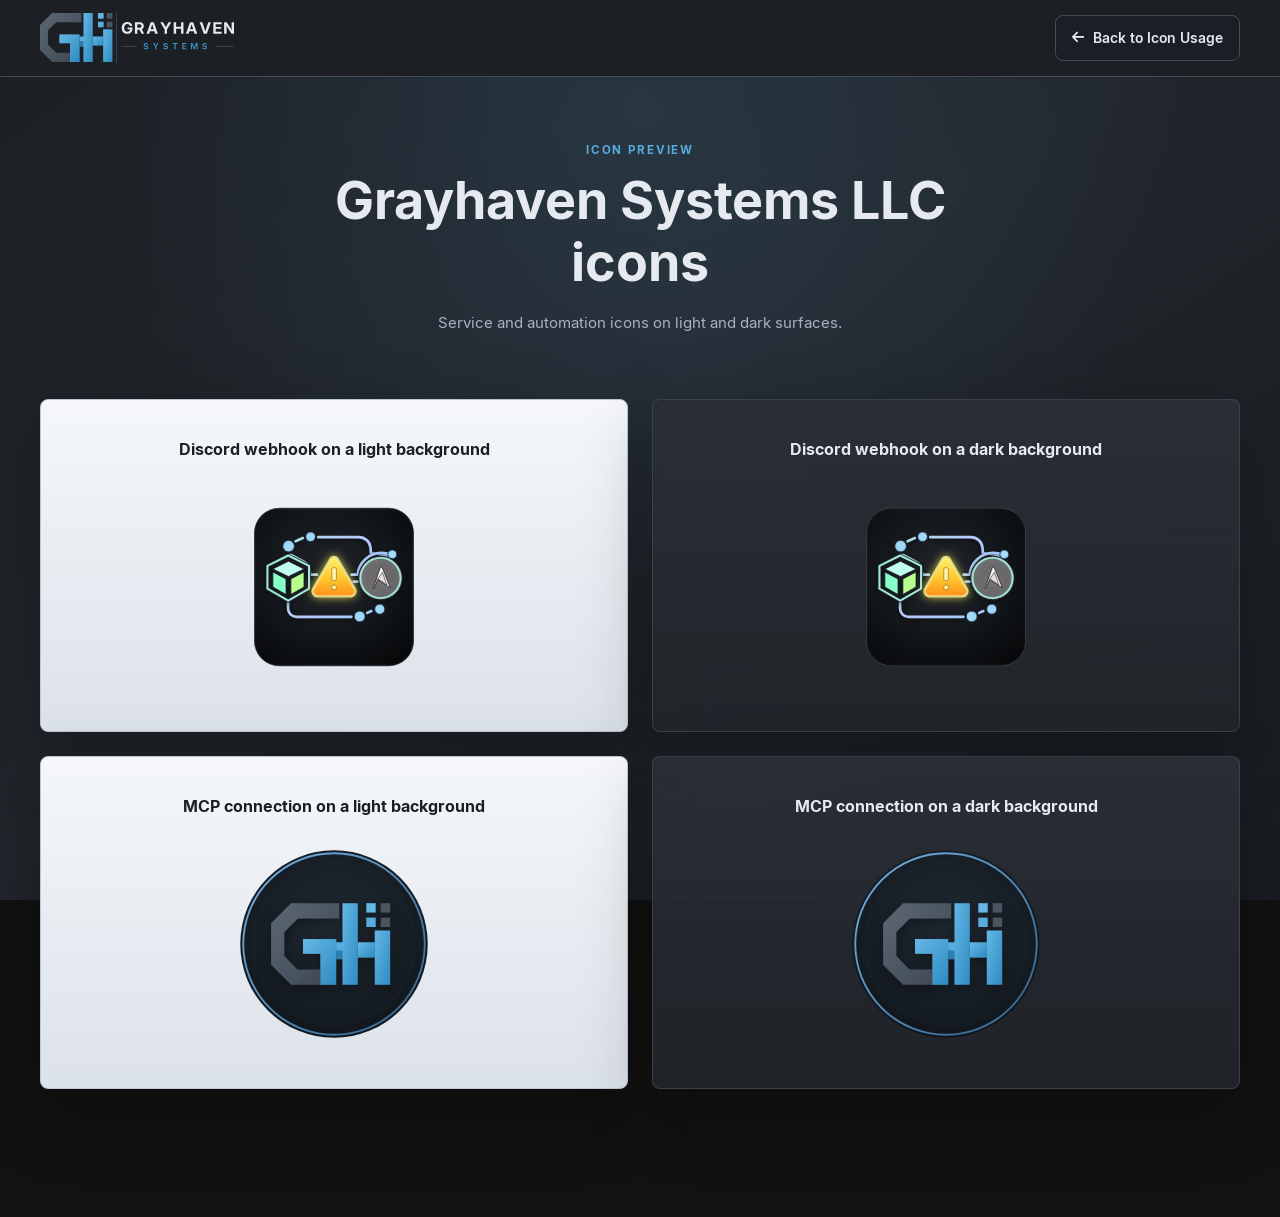
<file: icons/index.html>
<!DOCTYPE html>
<html lang="en">
  <head>
    <meta charset="utf-8">
    <meta name="viewport" content="width=device-width, initial-scale=1">
    <title>Grayhaven Systems LLC Icon Preview</title>
    <link rel="stylesheet" href="../web/style-guide/fonts.css?v=20260830">
    <link
      rel="stylesheet"
      href="../web/style-guide/fontawesome.min.css?v=20260830"
   >
    <link rel="stylesheet" href="../web/shared-components.css?v=20260915a">
    <link rel="stylesheet" href="preview.css?v=20261021">
  </head>
  <body>
    <header class="icon-preview-header">
      <nav
        class="icon-preview-header-inner"
        aria-label="Icon preview navigation"
      >
        <a
          class="icon-preview-brand"
          href="./index.html"
          aria-label="Grayhaven Systems LLC icon preview home"
        >
          <img
            src="../logo/svg/grayhaven-logo-wordmark-dark.svg"
            alt="Grayhaven Systems LLC"
         >
        </a>
        <a
          class="button button-secondary icon-preview-source"
          href="../docs/icon-usage.md"
          aria-label="Back to Icon Usage"
        >
          <i class="fa-solid fa-arrow-left" aria-hidden="true"></i>
          <span>Back to Icon Usage</span>
        </a>
      </nav>
    </header>
    <main class="icon-preview-main">
      <header class="icon-preview-intro">
        <p class="eyebrow">ICON PREVIEW</p>
        <h1>Grayhaven Systems LLC icons</h1>
        <p class="muted">
          Service and automation icons on light and dark surfaces.
        </p>
      </header>
      <div class="icon-preview-grid">
        <section
          class="icon-preview-card icon-preview-card-light"
          aria-labelledby="light-discord-webhook-title"
        >
          <h2 id="light-discord-webhook-title">Discord webhook on a light background</h2>
          <div class="icon-preview-artwork">
            <img
              class="icon"
              src="svg/discord-webhook-icon.svg"
              alt="Grayhaven Systems LLC Discord webhook icon on a light background"
           >
          </div>
        </section>
        <section
          class="icon-preview-card"
          aria-labelledby="dark-discord-webhook-title"
        >
          <h2 id="dark-discord-webhook-title">Discord webhook on a dark background</h2>
          <div class="icon-preview-artwork">
            <img
              class="icon"
              src="svg/discord-webhook-icon.svg"
              alt="Grayhaven Systems LLC Discord webhook icon on a dark background"
           >
          </div>
        </section>
        <section
          class="icon-preview-card icon-preview-card-light"
          aria-labelledby="light-mcp-title"
        >
          <h2 id="light-mcp-title">MCP connection on a light background</h2>
          <div class="icon-preview-artwork">
            <img
              class="icon"
              src="svg/grayhaven-mcp-icon.svg"
              alt="Grayhaven Systems LLC MCP icon on a light background"
           >
          </div>
        </section>
        <section
          class="icon-preview-card"
          aria-labelledby="dark-mcp-title"
        >
          <h2 id="dark-mcp-title">MCP connection on a dark background</h2>
          <div class="icon-preview-artwork">
            <img
              class="icon"
              src="svg/grayhaven-mcp-icon.svg"
              alt="Grayhaven Systems LLC MCP icon on a dark background"
           >
          </div>
        </section>
      </div>
    </main>
  </body>
</html>
</file>
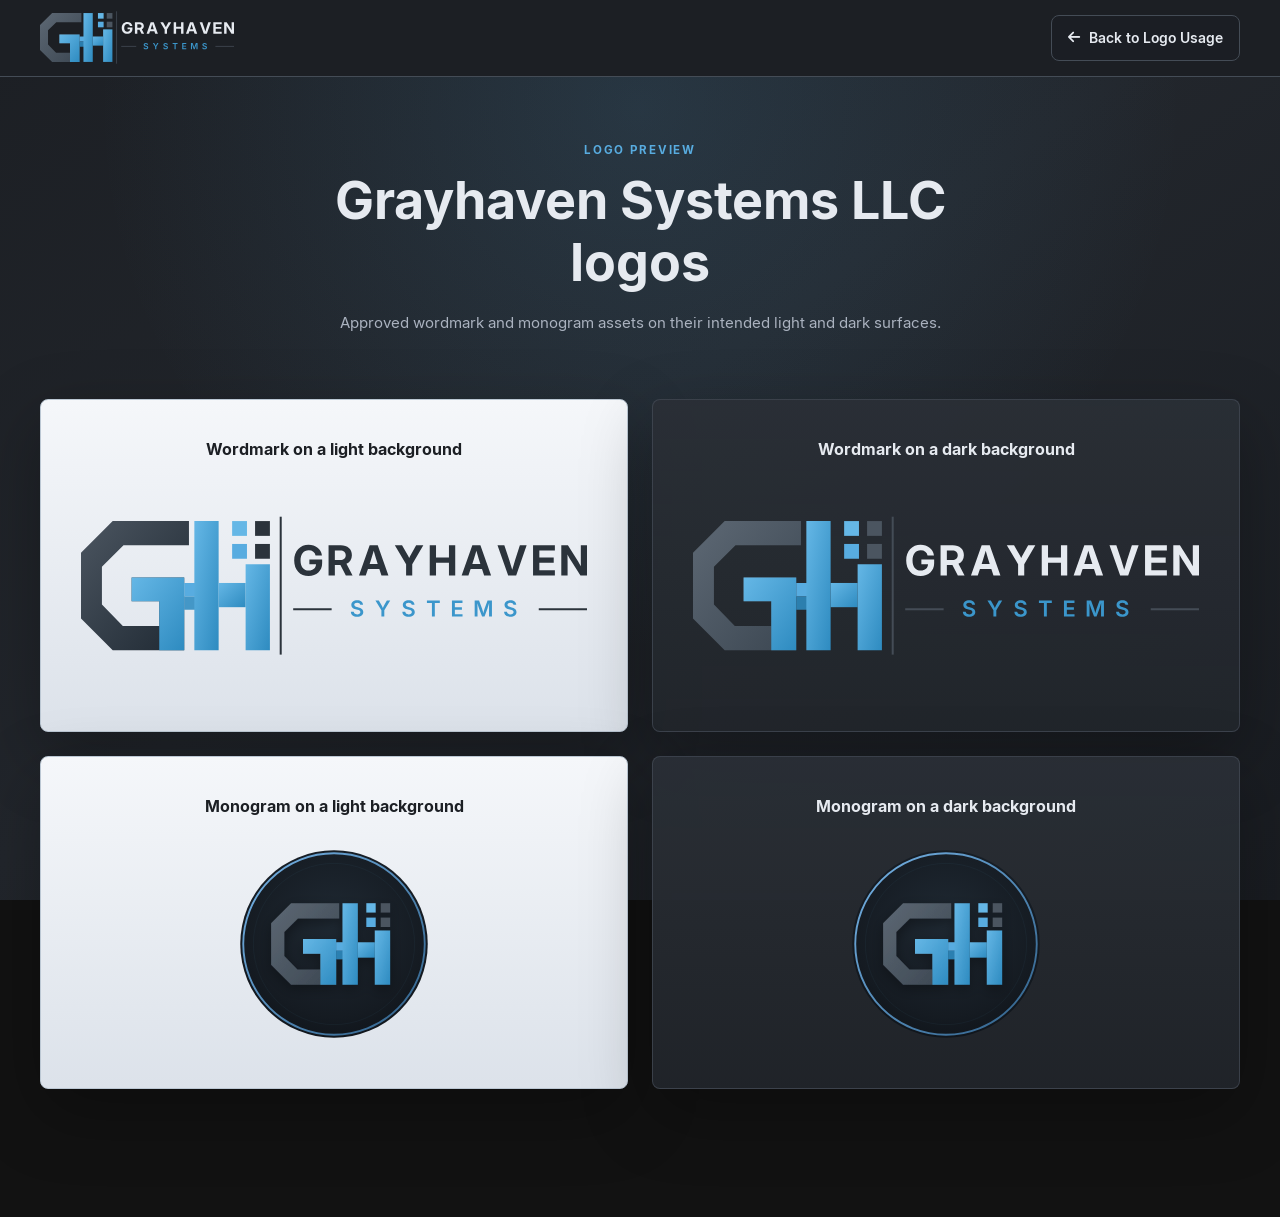
<file: logo/index.html>
<!DOCTYPE html>
<html lang="en">
  <head>
    <meta charset="utf-8">
    <meta name="viewport" content="width=device-width, initial-scale=1">
    <title>Grayhaven Systems LLC Logo Preview</title>
    <link rel="stylesheet" href="../web/style-guide/fonts.css?v=20260830">
    <link
      rel="stylesheet"
      href="../web/style-guide/fontawesome.min.css?v=20260830"
   >
    <link rel="stylesheet" href="../web/shared-components.css?v=20260915a">
    <link rel="stylesheet" href="preview.css?v=20260830">
  </head>
  <body>
    <header class="logo-preview-header">
      <nav
        class="logo-preview-header-inner"
        aria-label="Logo preview navigation"
      >
        <a
          class="logo-preview-brand"
          href="./index.html"
          aria-label="Grayhaven Systems LLC logo preview home"
        >
          <img
            src="svg/grayhaven-logo-wordmark-dark.svg"
            alt="Grayhaven Systems LLC"
         >
        </a>
        <a
          class="button button-secondary logo-preview-source"
          href="../docs/logo-usage.md"
          aria-label="Back to Logo Usage"
        >
          <i class="fa-solid fa-arrow-left" aria-hidden="true"></i>
          <span>Back to Logo Usage</span>
        </a>
      </nav>
    </header>
    <main class="logo-preview-main">
      <header class="logo-preview-intro">
        <p class="eyebrow">LOGO PREVIEW</p>
        <h1>Grayhaven Systems LLC logos</h1>
        <p class="muted">
          Approved wordmark and monogram assets on their intended light and dark
          surfaces.
        </p>
      </header>
      <div class="logo-preview-grid">
        <section
          class="logo-preview-card logo-preview-card-light"
          aria-labelledby="light-wordmark-title"
        >
          <h2 id="light-wordmark-title">Wordmark on a light background</h2>
          <div class="logo-preview-artwork">
            <img
              src="svg/grayhaven-logo-wordmark-light.svg"
              alt="Grayhaven Systems LLC light-background wordmark"
           >
          </div>
        </section>
        <section
          class="logo-preview-card"
          aria-labelledby="dark-wordmark-title"
        >
          <h2 id="dark-wordmark-title">Wordmark on a dark background</h2>
          <div class="logo-preview-artwork">
            <img
              src="svg/grayhaven-logo-wordmark-dark.svg"
              alt="Grayhaven Systems LLC dark-background wordmark"
           >
          </div>
        </section>
        <section
          class="logo-preview-card logo-preview-card-light"
          aria-labelledby="light-monogram-title"
        >
          <h2 id="light-monogram-title">Monogram on a light background</h2>
          <div class="logo-preview-artwork">
            <img
              class="monogram"
              src="svg/grayhaven-logo-monogram.svg"
              alt="Grayhaven Systems LLC monogram on a light background"
           >
          </div>
        </section>
        <section
          class="logo-preview-card"
          aria-labelledby="dark-monogram-title"
        >
          <h2 id="dark-monogram-title">Monogram on a dark background</h2>
          <div class="logo-preview-artwork">
            <img
              class="monogram"
              src="svg/grayhaven-logo-monogram.svg"
              alt="Grayhaven Systems LLC monogram on a dark background"
           >
          </div>
        </section>
      </div>
    </main>
  </body>
</html>
</file>
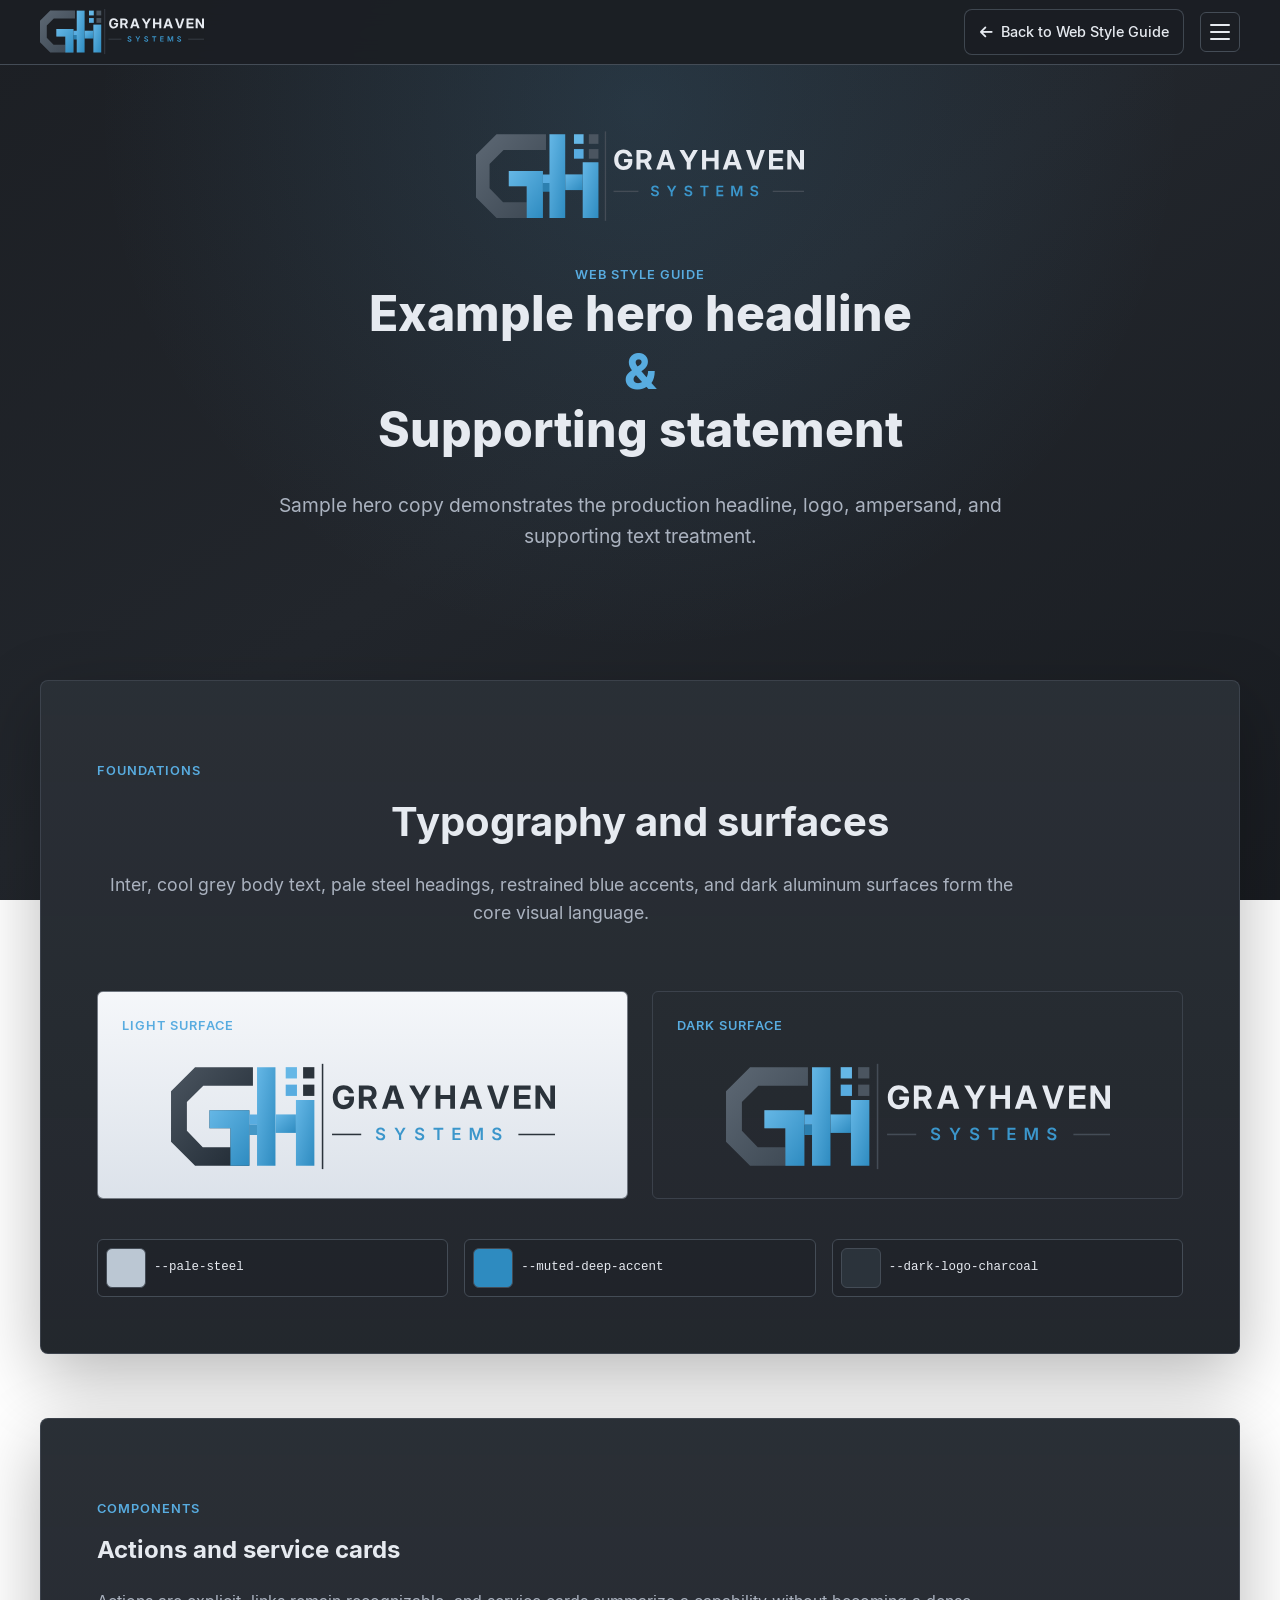
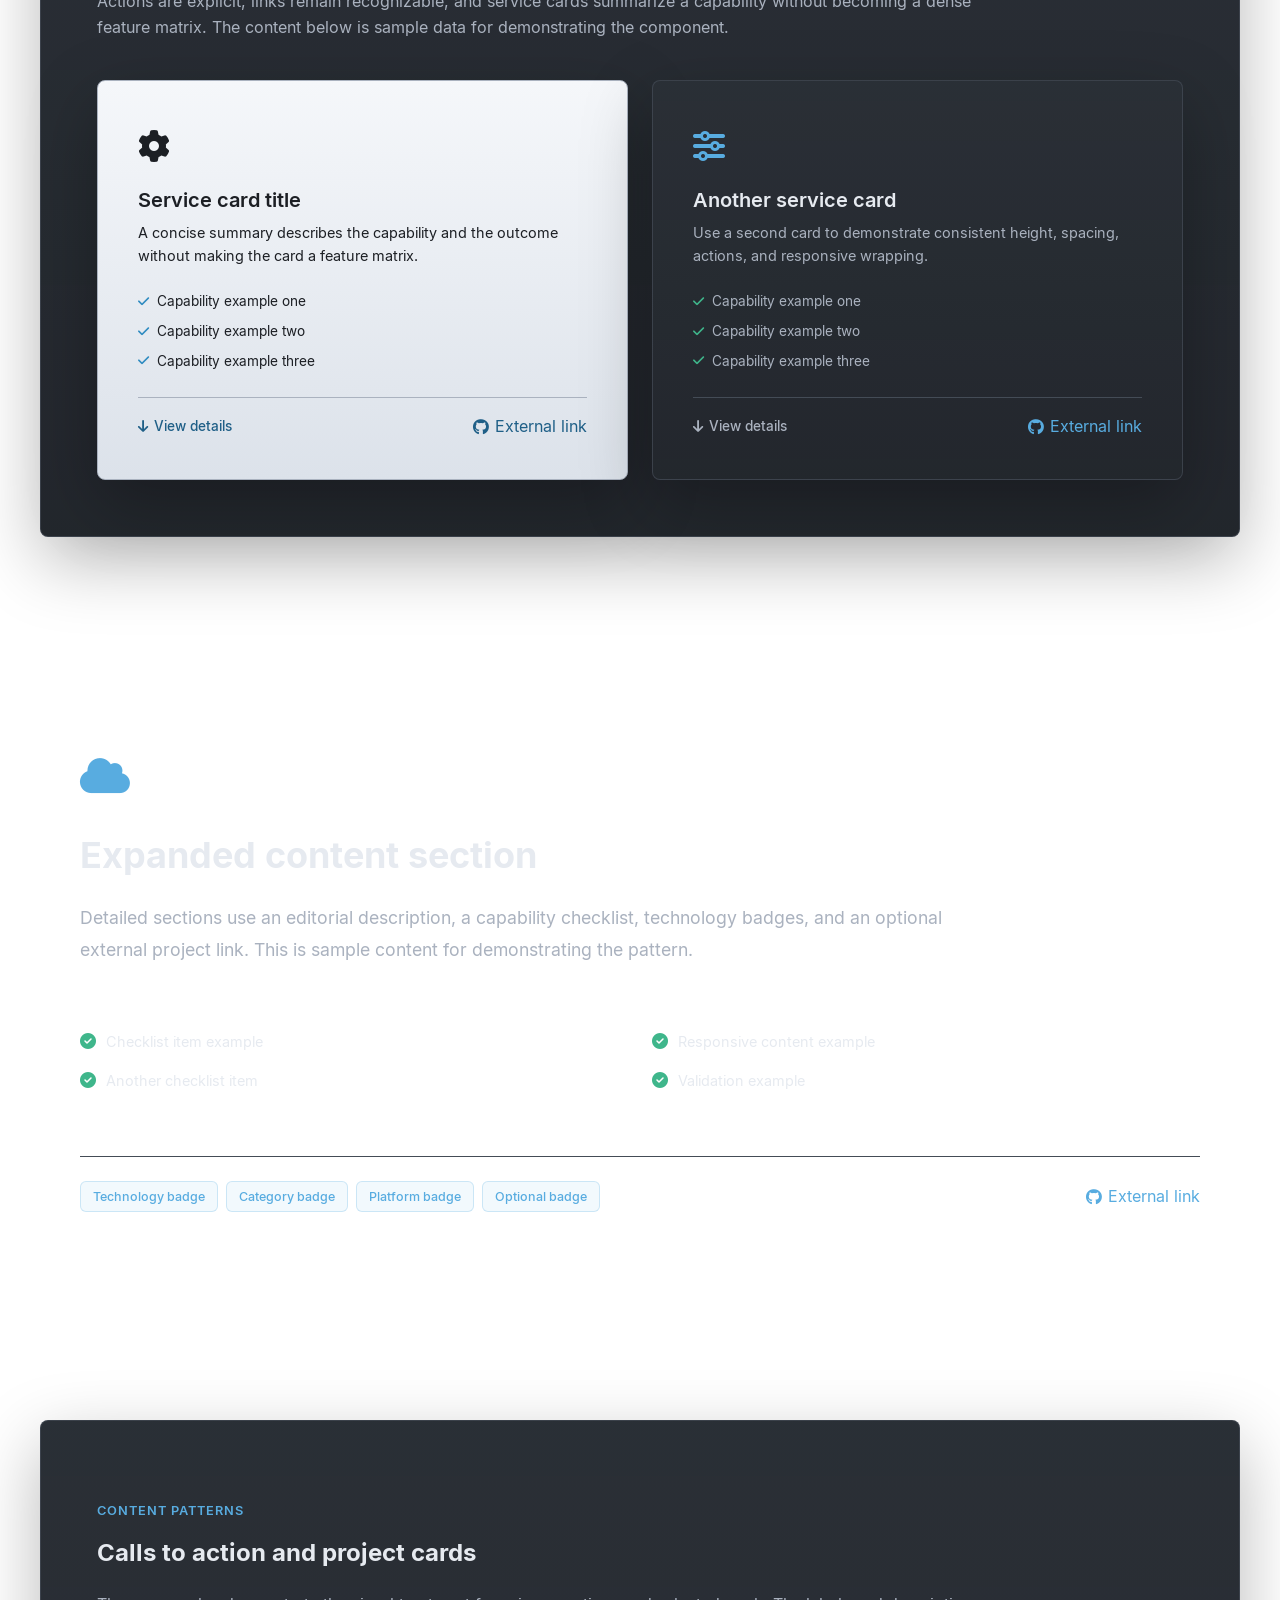
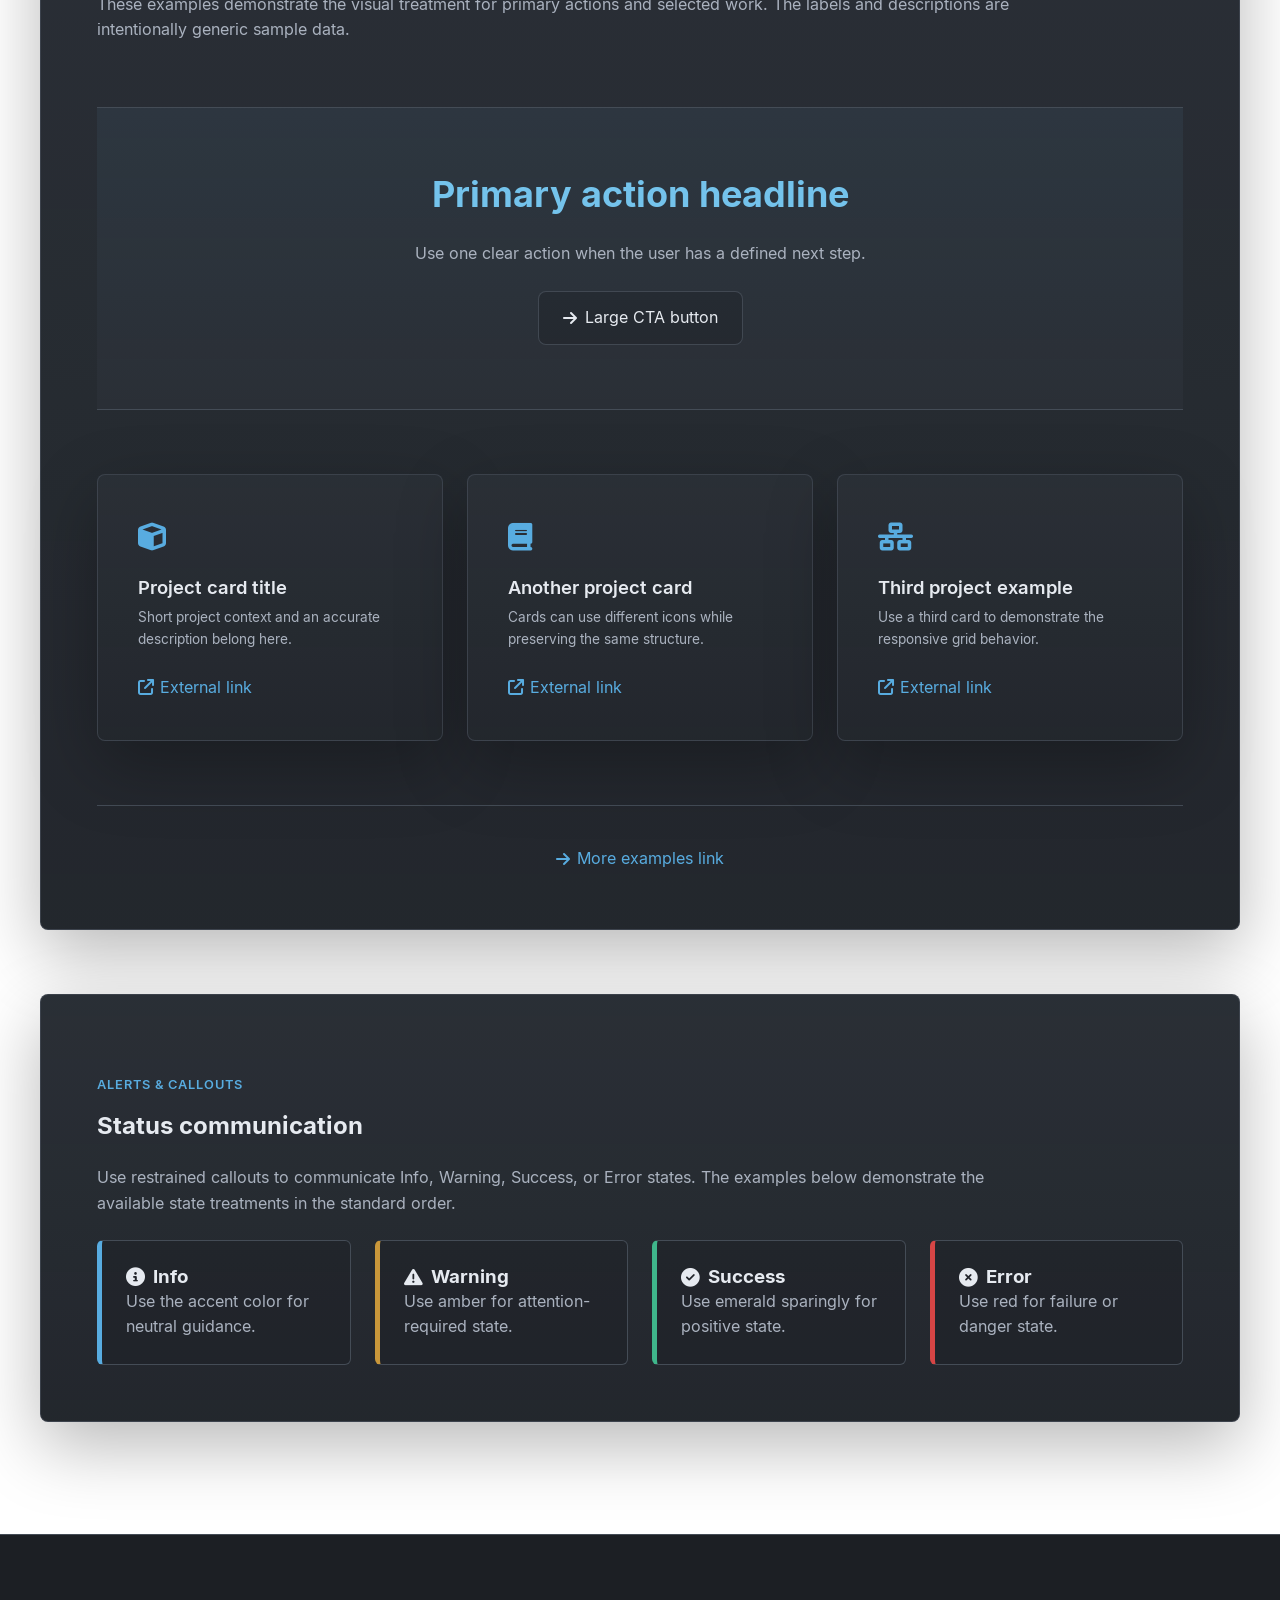
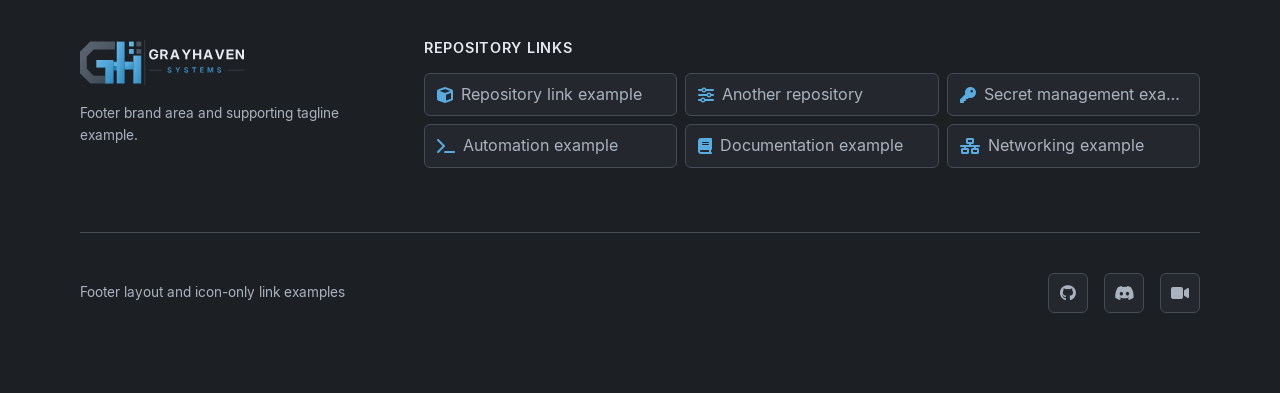
<file: style-guide/index.html>
<!DOCTYPE html>
<html lang="en">
  <head>
    <meta charset="utf-8">
    <meta name="viewport" content="width=device-width, initial-scale=1">
    <title>Grayhaven Systems LLC Web Style Guide Preview</title>
    <link rel="stylesheet" href="fonts.css?v=20260712">
    <link rel="stylesheet" href="fontawesome.min.css?v=20260712">
    <link rel="stylesheet" href="style-guide.css?v=20260715a">
  </head>
  <body>
    <header class="site-header preview-header">
      <nav class="navbar" aria-label="Style guide navigation">
        <div class="navbar-brand">
          <a href="./index.html" aria-label="Grayhaven Systems LLC home">
            <img
              class="navbar-logo"
              src="../logo/svg/grayhaven-logo-wordmark-dark.svg"
              alt="Grayhaven Systems LLC">
          </a>
        </div>
        <div class="navbar-menu">
          <input class="navbar-menu-toggle" type="checkbox" id="previewMenuToggle" aria-controls="previewMenu">
          <label
            class="navbar-toggle"
            for="previewMenuToggle"
            aria-label="Toggle navigation"
          >
            <span class="navbar-toggle-bar"></span>
            <span class="navbar-toggle-bar"></span>
            <span class="navbar-toggle-bar"></span>
          </label>
          <ul class="navbar-links" id="previewMenu">
            <li><a href="./index.html">Home</a></li>
            <li><a href="#foundations">Foundations</a></li>
            <li><a href="#components">Components</a></li>
            <li><a href="#expanded-example">Expanded Content Section</a></li>
            <li><a href="#patterns">Patterns</a></li>
            <li><a href="#alerts">Alerts &amp; Callouts</a></li>
            <li><a href="../web-application/index.html">Web Application</a></li>
          </ul>
        </div>
        <a
          class="link-button navbar-contact"
          href="./style-guide.md"
          aria-label="Back to Web Style Guide">
          <i class="fa-solid fa-arrow-left" aria-hidden="true"></i>
          <span>Back to Web Style Guide</span>
        </a>
      </nav>
    </header>

    <main class="preview-main">
      <section class="hero preview-intro preview-hero" id="top" aria-labelledby="preview-title">
        <div class="hero-content">
          <img
            class="hero-logo"
            src="../logo/svg/grayhaven-logo-wordmark-dark.svg"
            alt="Grayhaven Systems LLC hero logo">
          <p class="preview-label">Web style guide</p>
          <h1 class="hero-headline" id="preview-title">
            <span class="hero-headline-line">Example hero headline</span>
            <span class="hero-headline-line hero-headline-ampersand">&amp;</span>
            <span class="hero-headline-line">Supporting statement</span>
          </h1>
          <p class="hero-subtext">
            Sample hero copy demonstrates the production headline, logo,
            ampersand, and supporting text treatment.
          </p>
        </div>
      </section>

      <section class="preview-section container" id="foundations" aria-labelledby="foundations-title">
        <p class="preview-label">Foundations</p>
        <h2 class="section-title" id="foundations-title">Typography and surfaces</h2>
        <p class="section-subtitle">
          Inter, cool grey body text, pale steel headings, restrained blue
          accents, and dark aluminum surfaces form the core visual language.
        </p>
        <div class="preview-logo-row">
          <div class="preview-logo-card light">
            <p class="preview-label">Light surface</p>
            <img src="../logo/svg/grayhaven-logo-wordmark-light.svg" alt="Grayhaven Systems LLC light-background wordmark">
          </div>
          <div class="preview-logo-card">
            <p class="preview-label">Dark surface</p>
            <img src="../logo/svg/grayhaven-logo-wordmark-dark.svg" alt="Grayhaven Systems LLC dark-background wordmark">
          </div>
        </div>
        <div class="preview-palette" role="group" aria-label="Extended core palette tokens">
          <div class="preview-color-token pale-steel"><code>--pale-steel</code></div>
          <div class="preview-color-token muted-deep-accent"><code>--muted-deep-accent</code></div>
          <div class="preview-color-token dark-logo-charcoal"><code>--dark-logo-charcoal</code></div>
        </div>
      </section>

      <section class="preview-section container" id="components" aria-labelledby="components-title">
        <p class="preview-label">Components</p>
          <h2 id="components-title">Actions and service cards</h2>
        <p>
          Actions are explicit, links remain recognizable, and service cards
          summarize a capability without becoming a dense feature matrix. The
          content below is sample data for demonstrating the component.
        </p>
        <div class="service-grid">
          <article class="service-card light">
            <div class="service-card-icon"><i class="fa-solid fa-gear" aria-hidden="true"></i></div>
            <h3 class="service-card-title">Service card title</h3>
            <p class="service-card-desc">A concise summary describes the capability and the outcome without making the card a feature matrix.</p>
            <ul class="capability-list">
              <li><i class="fa-solid fa-check" aria-hidden="true"></i> Capability example one</li>
              <li><i class="fa-solid fa-check" aria-hidden="true"></i> Capability example two</li>
              <li><i class="fa-solid fa-check" aria-hidden="true"></i> Capability example three</li>
            </ul>
            <div class="service-card-actions">
              <a class="scroll-link" href="#expanded-example"><i class="fa-solid fa-arrow-down" aria-hidden="true"></i> View details</a>
              <button class="external-link demo-link" type="button"><i class="fa-brands fa-github" aria-hidden="true"></i> External link</button>
            </div>
          </article>
          <article class="service-card">
            <div class="service-card-icon"><i class="fa-solid fa-sliders" aria-hidden="true"></i></div>
            <h3 class="service-card-title">Another service card</h3>
            <p class="service-card-desc">Use a second card to demonstrate consistent height, spacing, actions, and responsive wrapping.</p>
            <ul class="capability-list">
              <li><i class="fa-solid fa-check" aria-hidden="true"></i> Capability example one</li>
              <li><i class="fa-solid fa-check" aria-hidden="true"></i> Capability example two</li>
              <li><i class="fa-solid fa-check" aria-hidden="true"></i> Capability example three</li>
            </ul>
            <div class="service-card-actions">
              <a class="scroll-link" href="#expanded-example"><i class="fa-solid fa-arrow-down" aria-hidden="true"></i> View details</a>
              <button class="external-link demo-link" type="button"><i class="fa-brands fa-github" aria-hidden="true"></i> External link</button>
            </div>
          </article>
        </div>
      </section>

      <section class="expanded-section section-spacing" id="expanded-example" aria-labelledby="expanded-title">
        <div class="container">
          <div class="expanded-section-icon"><i class="fa-solid fa-cloud" aria-hidden="true"></i></div>
          <h2 class="expanded-section-title" id="expanded-title">Expanded content section</h2>
          <p class="expanded-section-desc">
            Detailed sections use an editorial description, a capability
            checklist, technology badges, and an optional external project link.
            This is sample content for demonstrating the pattern.
          </p>
          <div class="capability-grid">
            <ul class="capability-checklist">
              <li><i class="fa-solid fa-circle-check" aria-hidden="true"></i> Checklist item example</li>
              <li><i class="fa-solid fa-circle-check" aria-hidden="true"></i> Another checklist item</li>
            </ul>
            <ul class="capability-checklist">
              <li><i class="fa-solid fa-circle-check" aria-hidden="true"></i> Responsive content example</li>
              <li><i class="fa-solid fa-circle-check" aria-hidden="true"></i> Validation example</li>
            </ul>
          </div>
          <div class="expanded-section-tech expanded-section-tech-with-repo">
            <span class="tech-badge">Technology badge</span>
            <span class="tech-badge">Category badge</span>
            <span class="tech-badge">Platform badge</span>
            <span class="tech-badge">Optional badge</span>
            <button class="external-link expanded-section-repo-link demo-link" type="button">
              <i class="fa-brands fa-github" aria-hidden="true"></i> External link
            </button>
          </div>
        </div>
      </section>

      <section class="preview-section container" id="patterns" aria-labelledby="patterns-title">
        <p class="preview-label">Content patterns</p>
        <h2 id="patterns-title">Calls to action and project cards</h2>
        <p>
          These examples demonstrate the visual treatment for primary actions
          and selected work. The labels and descriptions are intentionally
          generic sample data.
        </p>
        <div class="cta-panel preview-cta">
          <div class="cta-panel-inner">
            <h3 class="cta-panel-headline">Primary action headline</h3>
            <p>Use one clear action when the user has a defined next step.</p>
            <div class="button-row">
              <button class="link-button link-button-large demo-link" type="button">
                <i class="fa-solid fa-arrow-right" aria-hidden="true"></i>
                Large CTA button
              </button>
            </div>
          </div>
        </div>
        <div class="repo-grid preview-repo-grid">
          <article class="repo-card">
            <div class="repo-card-icon"><i class="fa-solid fa-cube" aria-hidden="true"></i></div>
            <h3 class="repo-card-title">Project card title</h3>
            <p class="repo-card-desc">Short project context and an accurate description belong here.</p>
            <button class="external-link repo-card-link demo-link" type="button"><i class="fa-solid fa-arrow-up-right-from-square" aria-hidden="true"></i> External link</button>
          </article>
          <article class="repo-card">
            <div class="repo-card-icon"><i class="fa-solid fa-book" aria-hidden="true"></i></div>
            <h3 class="repo-card-title">Another project card</h3>
            <p class="repo-card-desc">Cards can use different icons while preserving the same structure.</p>
            <button class="external-link repo-card-link demo-link" type="button"><i class="fa-solid fa-arrow-up-right-from-square" aria-hidden="true"></i> External link</button>
          </article>
          <article class="repo-card">
            <div class="repo-card-icon"><i class="fa-solid fa-network-wired" aria-hidden="true"></i></div>
            <h3 class="repo-card-title">Third project example</h3>
            <p class="repo-card-desc">Use a third card to demonstrate the responsive grid behavior.</p>
            <button class="external-link repo-card-link demo-link" type="button"><i class="fa-solid fa-arrow-up-right-from-square" aria-hidden="true"></i> External link</button>
          </article>
        </div>
        <div class="examples-section-more">
          <button class="external-link demo-link" type="button">
            <i class="fa-solid fa-arrow-right" aria-hidden="true"></i>
            More examples link
          </button>
        </div>
      </section>

      <section class="preview-section container" id="alerts" aria-labelledby="alerts-title">
        <p class="preview-label">Alerts &amp; Callouts</p>
        <h2 id="alerts-title">Status communication</h2>
        <p>
          Use restrained callouts to communicate Info, Warning, Success, or
          Error states. The examples below demonstrate the available state
          treatments in the standard order.
        </p>
        <div class="preview-alert-grid">
          <article class="preview-alert info">
            <h3><i class="fa-solid fa-circle-info" aria-hidden="true"></i> Info</h3>
            <p>Use the accent color for neutral guidance.</p>
          </article>
          <article class="preview-alert warning">
            <h3><i class="fa-solid fa-triangle-exclamation" aria-hidden="true"></i> Warning</h3>
            <p>Use amber for attention-required state.</p>
          </article>
          <article class="preview-alert success">
            <h3><i class="fa-solid fa-circle-check" aria-hidden="true"></i> Success</h3>
            <p>Use emerald sparingly for positive state.</p>
          </article>
          <article class="preview-alert error">
            <h3><i class="fa-solid fa-circle-xmark" aria-hidden="true"></i> Error</h3>
            <p>Use red for failure or danger state.</p>
          </article>
        </div>
      </section>
    </main>

    <footer class="site-footer preview-footer">
      <div class="container">
        <div class="site-footer-main">
          <div class="site-footer-brand">
            <img class="site-footer-logo" src="../logo/svg/grayhaven-logo-wordmark-dark.svg" alt="Grayhaven Systems LLC">
            <p class="site-footer-tagline">Footer brand area and supporting tagline example.</p>
          </div>
          <div class="site-footer-repos">
            <h4 class="site-footer-heading">Repository links</h4>
            <div class="footer-repo-grid">
              <button class="footer-repo-card demo-link" type="button"><i class="fa-solid fa-cube" aria-hidden="true"></i><span>Repository link example</span></button>
              <button class="footer-repo-card demo-link" type="button"><i class="fa-solid fa-sliders" aria-hidden="true"></i><span>Another repository</span></button>
              <button class="footer-repo-card demo-link" type="button"><i class="fa-solid fa-key" aria-hidden="true"></i><span>Secret management example</span></button>
              <button class="footer-repo-card demo-link" type="button"><i class="fa-solid fa-terminal" aria-hidden="true"></i><span>Automation example</span></button>
              <button class="footer-repo-card demo-link" type="button"><i class="fa-solid fa-book" aria-hidden="true"></i><span>Documentation example</span></button>
              <button class="footer-repo-card demo-link" type="button"><i class="fa-solid fa-network-wired" aria-hidden="true"></i><span>Networking example</span></button>
            </div>
          </div>
        </div>
        <div class="site-footer-bottom">
          <p class="preview-footer-note">Footer layout and icon-only link examples</p>
          <div class="site-footer-social">
            <button class="site-footer-social-link demo-link" type="button" aria-label="GitHub link example">
              <i class="fa-brands fa-github" aria-hidden="true"></i>
            </button>
            <button class="site-footer-social-link demo-link" type="button" aria-label="Discord link example">
              <i class="fa-brands fa-discord" aria-hidden="true"></i>
            </button>
            <button class="site-footer-social-link demo-link" type="button" aria-label="Booking link example">
              <i class="fa-solid fa-video" aria-hidden="true"></i>
            </button>
          </div>
        </div>
      </div>
    </footer>
    <script src="preview.js?v=20260712"></script>
  </body>
</html>
</file>
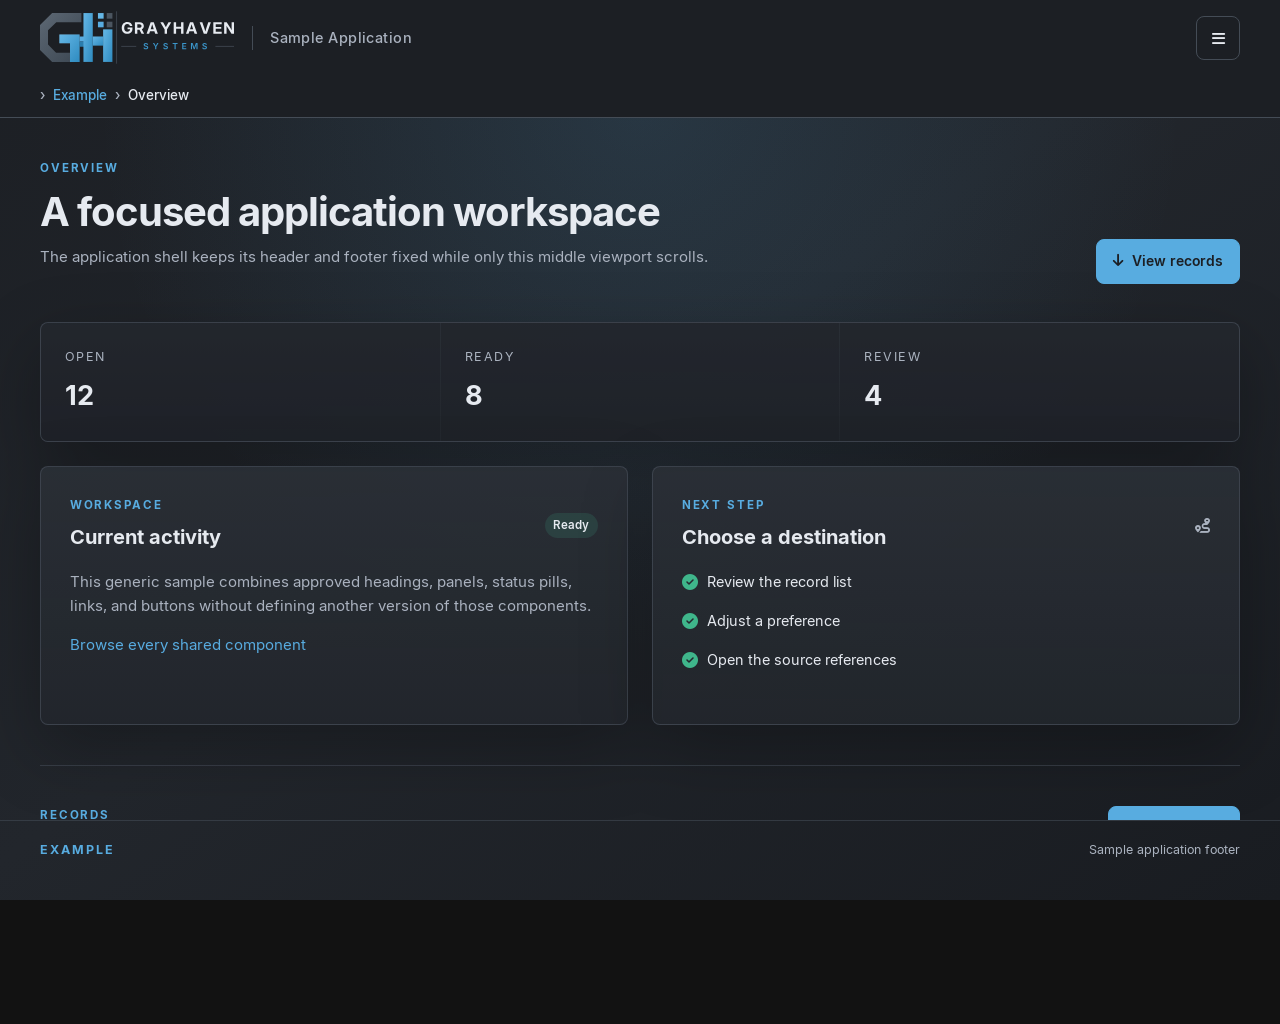
<file: web-application/index.html>
<!DOCTYPE html>
<html lang="en">
  <head>
    <meta charset="utf-8">
    <meta name="viewport" content="width=device-width, initial-scale=1">
    <title>Grayhaven Systems LLC Sample Web Application</title>
    <link rel="stylesheet" href="../web/style-guide/fonts.css?v=20260830">
    <link
      rel="stylesheet"
      href="../web/style-guide/fontawesome.min.css?v=20260830"
   >
    <link rel="stylesheet" href="../web/shared-components.css?v=20260915a">
    <link rel="stylesheet" href="web-application.css?v=20260915a">
    <link rel="stylesheet" href="sample-application.css?v=20260915a">
  </head>
  <body
    class="app-body"
    data-section-default="overview"
    data-section-scroll-root=".app-viewport"
  >
    <header class="app-header">
      <div class="app-header-inner">
        <span
          class="brand"
          data-preview-noop
        >
          <img
            src="../logo/svg/grayhaven-logo-wordmark-dark.svg"
            alt="Grayhaven Systems LLC"
         >
          <span class="brand-product">Sample Application</span>
        </span>
        <nav
          class="app-nav desktop-nav"
          data-section-nav
          aria-label="Sample application desktop navigation"
        >
          <a href="#overview"
            ><i class="fa-solid fa-house" aria-hidden="true"></i>Overview</a
          >
          <a href="#records"
            ><i class="fa-solid fa-table" aria-hidden="true"></i>Records</a
          >
          <a href="#preferences"
            ><i class="fa-solid fa-sliders" aria-hidden="true"></i
            >Preferences</a
          >
          <a href="#resources"
            ><i class="fa-solid fa-book" aria-hidden="true"></i>Resources</a
          >
          <button class="nav-button" type="button">
            <i class="fa-solid fa-arrow-right" aria-hidden="true"></i>Action
          </button>
        </nav>
        <details class="mobile-nav" data-mobile-nav>
          <summary
            class="mobile-nav-toggle"
            aria-label="Sample application navigation menu"
          >
            <i class="fa-solid fa-bars" aria-hidden="true"></i>
          </summary>
          <nav
            class="mobile-nav-links"
            data-section-nav
            aria-label="Sample application mobile navigation"
          >
            <a href="#overview"
              ><i class="fa-solid fa-house" aria-hidden="true"></i>Overview</a
            >
            <a href="#records"
              ><i class="fa-solid fa-table" aria-hidden="true"></i>Records</a
            >
            <a href="#preferences"
              ><i class="fa-solid fa-sliders" aria-hidden="true"></i
              >Preferences</a
            >
            <a href="#resources"
              ><i class="fa-solid fa-book" aria-hidden="true"></i>Resources</a
            >
            <button class="nav-button" type="button">
              <i class="fa-solid fa-arrow-right" aria-hidden="true"></i
              >Action
            </button>
          </nav>
        </details>
      </div>
      <nav class="breadcrumbs app-breadcrumbs" aria-label="Breadcrumb">
        <ol>
          <li>
            <a
              class="breadcrumb-label"
              title="Example"
              data-preview-noop
              >Example</a
            >
          </li>
          <li aria-current="page">
            <span class="breadcrumb-label" title="Overview">Overview</span>
          </li>
        </ol>
      </nav>
    </header>

    <main class="app-viewport">
      <div class="page-shell">
        <section
          class="sample-app-section"
          id="overview"
          aria-labelledby="overview-title"
        >
          <div class="page-heading">
            <div>
              <p class="eyebrow">OVERVIEW</p>
              <h1 id="overview-title">A focused application workspace</h1>
              <p class="muted">
                The application shell keeps its header and footer fixed while
                only this middle viewport scrolls.
              </p>
            </div>
            <a class="button button-primary" data-preview-noop
              ><i class="fa-solid fa-arrow-down" aria-hidden="true"></i>View
              records</a
            >
          </div>
          <section
            class="summary-grid panel sample-app-summary"
            aria-label="Example summary"
          >
            <div class="summary-card"><span>Open</span><strong>12</strong></div>
            <div class="summary-card"><span>Ready</span><strong>8</strong></div>
            <div class="summary-card">
              <span>Review</span><strong>4</strong>
            </div>
          </section>
          <div class="sample-app-grid">
            <article class="panel sample-app-panel">
              <div class="panel-heading">
                <div>
                  <p class="eyebrow">WORKSPACE</p>
                  <h2>Current activity</h2>
                </div>
                <span class="status-pill status-success">Ready</span>
              </div>
              <p class="muted">
                This generic sample combines approved headings, panels, status
                pills, links, and buttons without defining another version of
                those components.
              </p>
              <a href="../web/components/index.html"
                >Browse every shared component</a
              >
            </article>
            <article class="panel sample-app-panel">
              <div class="panel-heading">
                <div>
                  <p class="eyebrow">NEXT STEP</p>
                  <h2>Choose a destination</h2>
                </div>
                <i class="fa-solid fa-route" aria-hidden="true"></i>
              </div>
              <ul class="check-list">
                <li>
                  <i class="fa-solid fa-circle-check" aria-hidden="true"></i
                  >Review the record list
                </li>
                <li>
                  <i class="fa-solid fa-circle-check" aria-hidden="true"></i
                  >Adjust a preference
                </li>
                <li>
                  <i class="fa-solid fa-circle-check" aria-hidden="true"></i
                  >Open the source references
                </li>
              </ul>
            </article>
          </div>
        </section>

        <section
          class="sample-app-section"
          id="records"
          aria-labelledby="records-title"
        >
          <div class="page-heading compact">
            <div>
              <p class="eyebrow">RECORDS</p>
              <h2 id="records-title">Responsive data presentation</h2>
              <p class="muted">
                The same shared table becomes stacked records at the approved
                application breakpoint.
              </p>
            </div>
            <button class="button button-primary" type="button">
              <i class="fa-solid fa-plus" aria-hidden="true"></i>Add record
            </button>
          </div>
          <article class="panel sample-app-table">
            <div class="table-container">
              <table class="data-table responsive-table">
                <caption class="visually-hidden">
                  Example application records
                </caption>
                <thead>
                  <tr>
                    <th scope="col">Name</th>
                    <th scope="col">Category</th>
                    <th scope="col">Status</th>
                    <th scope="col">Actions</th>
                  </tr>
                </thead>
                <tbody>
                  <tr>
                    <td class="cell-primary" data-label="Name">First record</td>
                    <td data-label="Category">General</td>
                    <td class="cell-status" data-label="Status">
                      <span class="status-pill status-success">Ready</span>
                    </td>
                    <td class="cell-actions" data-label="Actions">
                      <div class="row-actions">
                        <button
                          class="icon-button accent"
                          type="button"
                          aria-label="Edit first record"
                        >
                          <i
                            class="fa-solid fa-pen"
                            aria-hidden="true"
                          ></i></button
                        ><button
                          class="icon-button danger"
                          type="button"
                          aria-label="Delete first record"
                        >
                          <i class="fa-solid fa-trash" aria-hidden="true"></i>
                        </button>
                      </div>
                    </td>
                  </tr>
                  <tr>
                    <td class="cell-primary" data-label="Name">
                      Second record
                    </td>
                    <td data-label="Category">Priority</td>
                    <td class="cell-status" data-label="Status">
                      <span class="status-pill status-warning">Review</span>
                    </td>
                    <td class="cell-actions" data-label="Actions">
                      <div class="row-actions">
                        <button
                          class="icon-button accent"
                          type="button"
                          aria-label="Edit second record"
                        >
                          <i class="fa-solid fa-pen" aria-hidden="true"></i>
                        </button>
                      </div>
                    </td>
                  </tr>
                  <tr>
                    <td class="cell-primary" data-label="Name">Third record</td>
                    <td data-label="Category">General</td>
                    <td class="cell-status" data-label="Status">
                      <span class="status-pill status-neutral">Draft</span>
                    </td>
                    <td class="cell-actions" data-label="Actions">
                      <div class="row-actions">
                        <button
                          class="icon-button accent"
                          type="button"
                          aria-label="Edit third record"
                        >
                          <i class="fa-solid fa-pen" aria-hidden="true"></i>
                        </button>
                      </div>
                    </td>
                  </tr>
                </tbody>
              </table>
            </div>
            <div class="table-summary">
              <span>3 records</span><span>Page 1 of 1</span>
            </div>
          </article>
        </section>

        <section
          class="sample-app-section"
          id="preferences"
          aria-labelledby="preferences-title"
        >
          <div class="page-heading compact">
            <div>
              <p class="eyebrow">PREFERENCES</p>
              <h2 id="preferences-title">A compact settings form</h2>
              <p class="muted">
                This section composes a small subset of the shared form
                controls.
              </p>
            </div>
          </div>
          <article class="panel form-panel sample-app-form">
            <div class="form-stack">
              <div class="form-field">
                <label for="sample-display-name">Display name</label
                ><input
                  id="sample-display-name"
                  name="display_name"
                  type="text"
                  value="Example user"
               >
              </div>
              <div class="form-field">
                <label for="sample-view">Default view</label
                ><span class="select-control"
                  ><select id="sample-view" name="default_view">
                    <option>Overview</option>
                    <option>Records</option></select
                  ><i class="fa-solid fa-chevron-down" aria-hidden="true"></i
                ></span>
              </div>
              <label class="switch-control"
                ><input
                  type="checkbox"
                  name="updates"
                  role="switch"
                  checked
               ><span class="switch-track" aria-hidden="true"></span
                ><span>Enable status updates</span></label
              >
              <div class="form-actions">
                <button class="button button-secondary" type="button">
                  Cancel</button
                ><button class="button button-success" type="button">
                  <i class="fa-solid fa-check" aria-hidden="true"></i>Save
                  preferences
                </button>
              </div>
            </div>
          </article>
        </section>

        <section
          class="sample-app-section"
          id="resources"
          aria-labelledby="resources-title"
        >
          <div class="page-heading compact">
            <div>
              <p class="eyebrow">RESOURCES</p>
              <h2 id="resources-title">Canonical implementation sources</h2>
              <p class="muted">
                Use the shared component guide for individual pieces and the
                application guide only for the category shell.
              </p>
            </div>
          </div>
          <article class="panel sample-app-panel">
            <div class="sample-app-resources">
              <a class="resource-link-card" href="../docs/web-components.md"
                ><i class="fa-solid fa-code" aria-hidden="true"></i
                ><span>Web Components source reference</span></a
              >
              <a class="resource-link-card" href="../web/components/index.html"
                ><i class="fa-solid fa-cubes" aria-hidden="true"></i
                ><span>Web Components live preview</span></a
              >
              <a class="resource-link-card" href="../docs/web-application.md"
                ><i class="fa-solid fa-window-maximize" aria-hidden="true"></i
                ><span>Web application shell guide</span></a
              >
              <a class="resource-link-card" href="../web/style-guide/index.html"
                ><i class="fa-solid fa-globe" aria-hidden="true"></i
                ><span>Sample website preview</span></a
              >
            </div>
          </article>
        </section>
      </div>
    </main>

    <footer class="app-footer">
      <div class="app-footer-inner">
        <strong class="app-footer-label">EXAMPLE</strong
        ><span>Sample application footer</span>
      </div>
    </footer>
    <script src="../web/shared-components.js?v=20260902a" defer></script>
    <script src="../web/section-navigation.js?v=20260830" defer></script>
  </body>
</html>
</file>
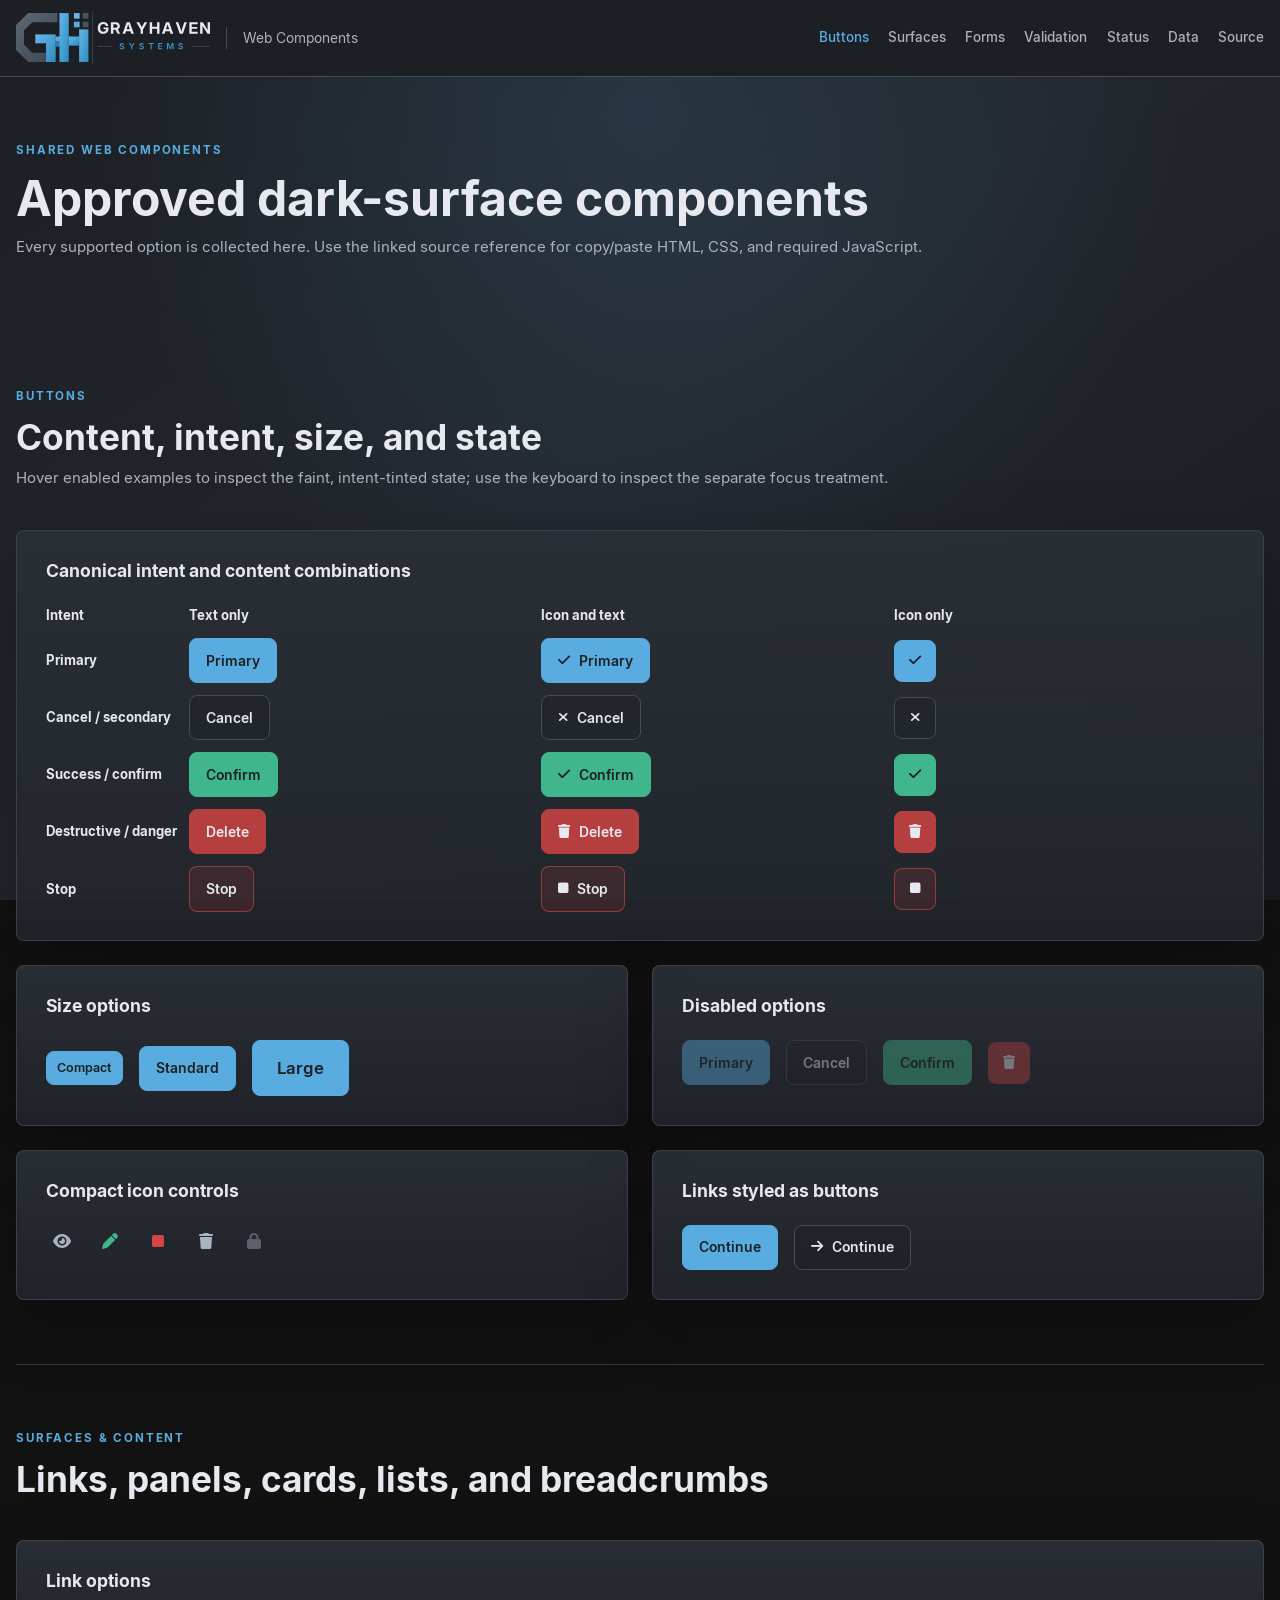
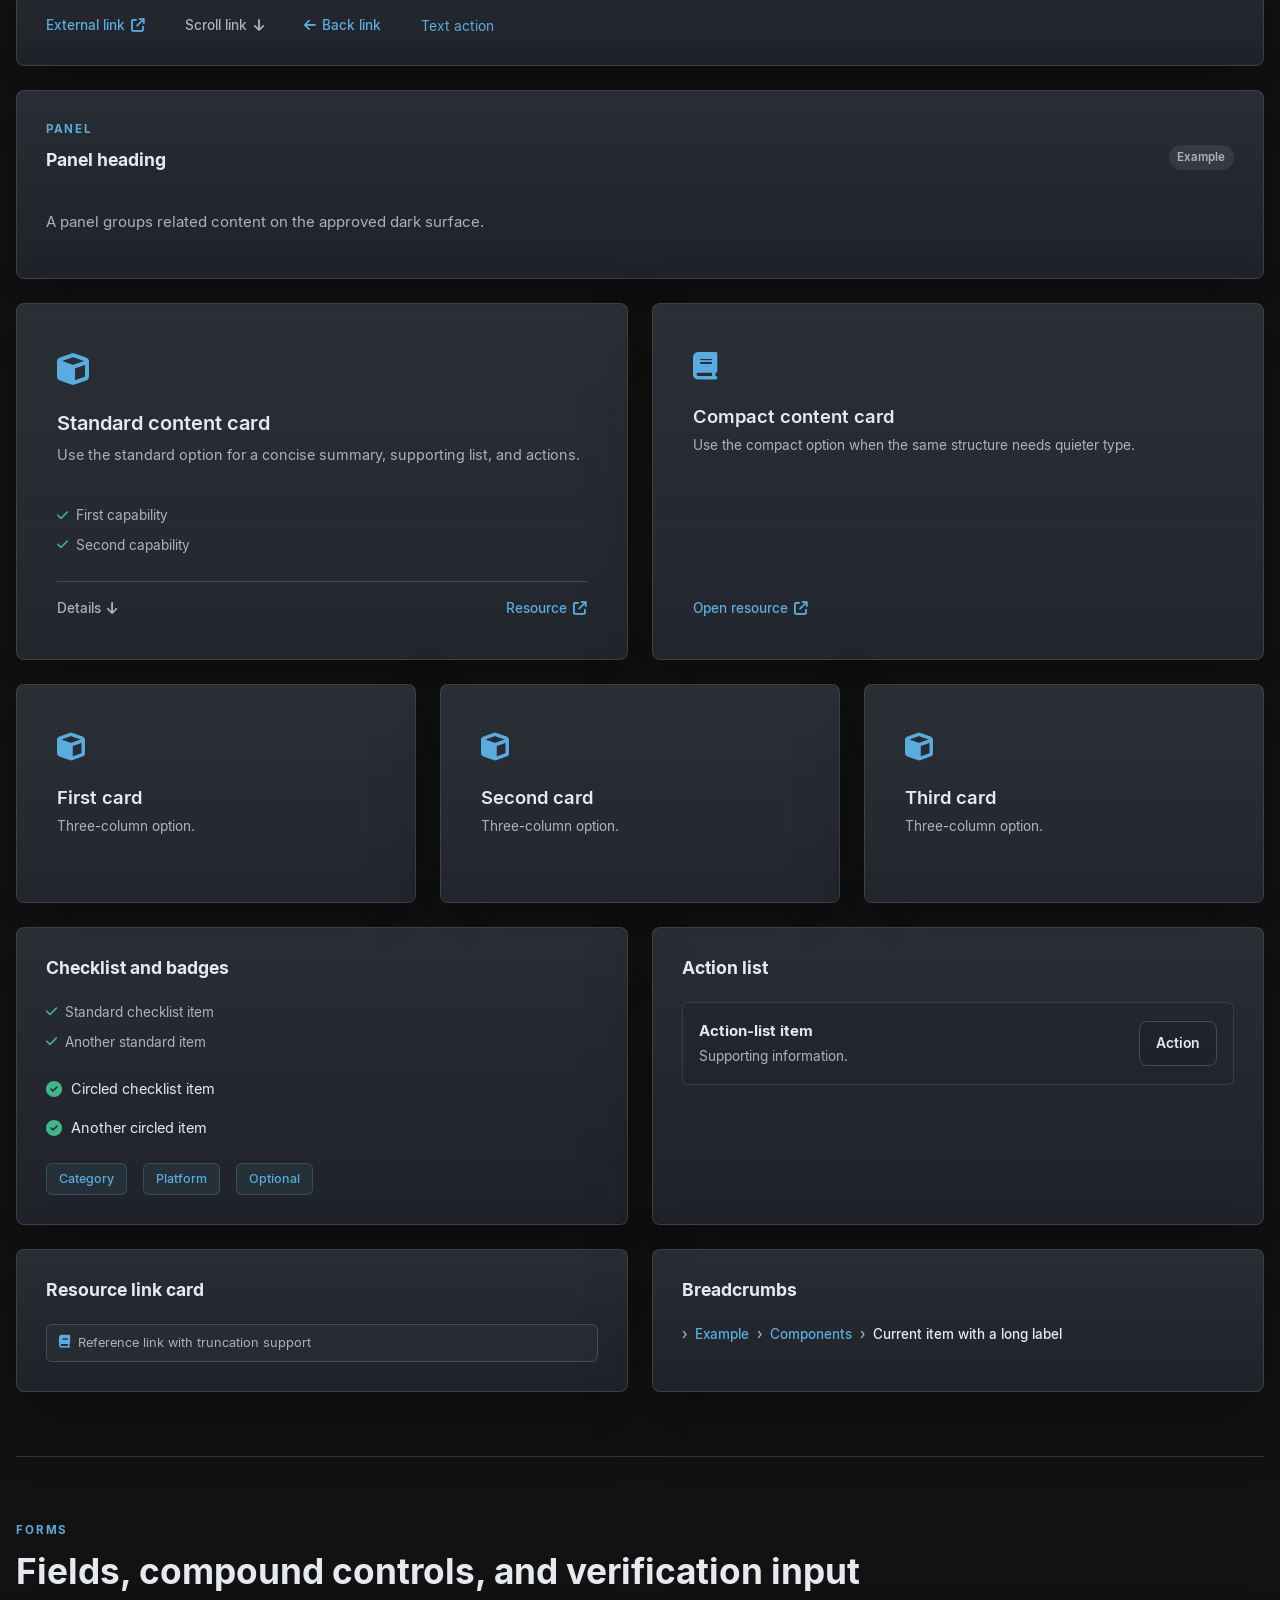
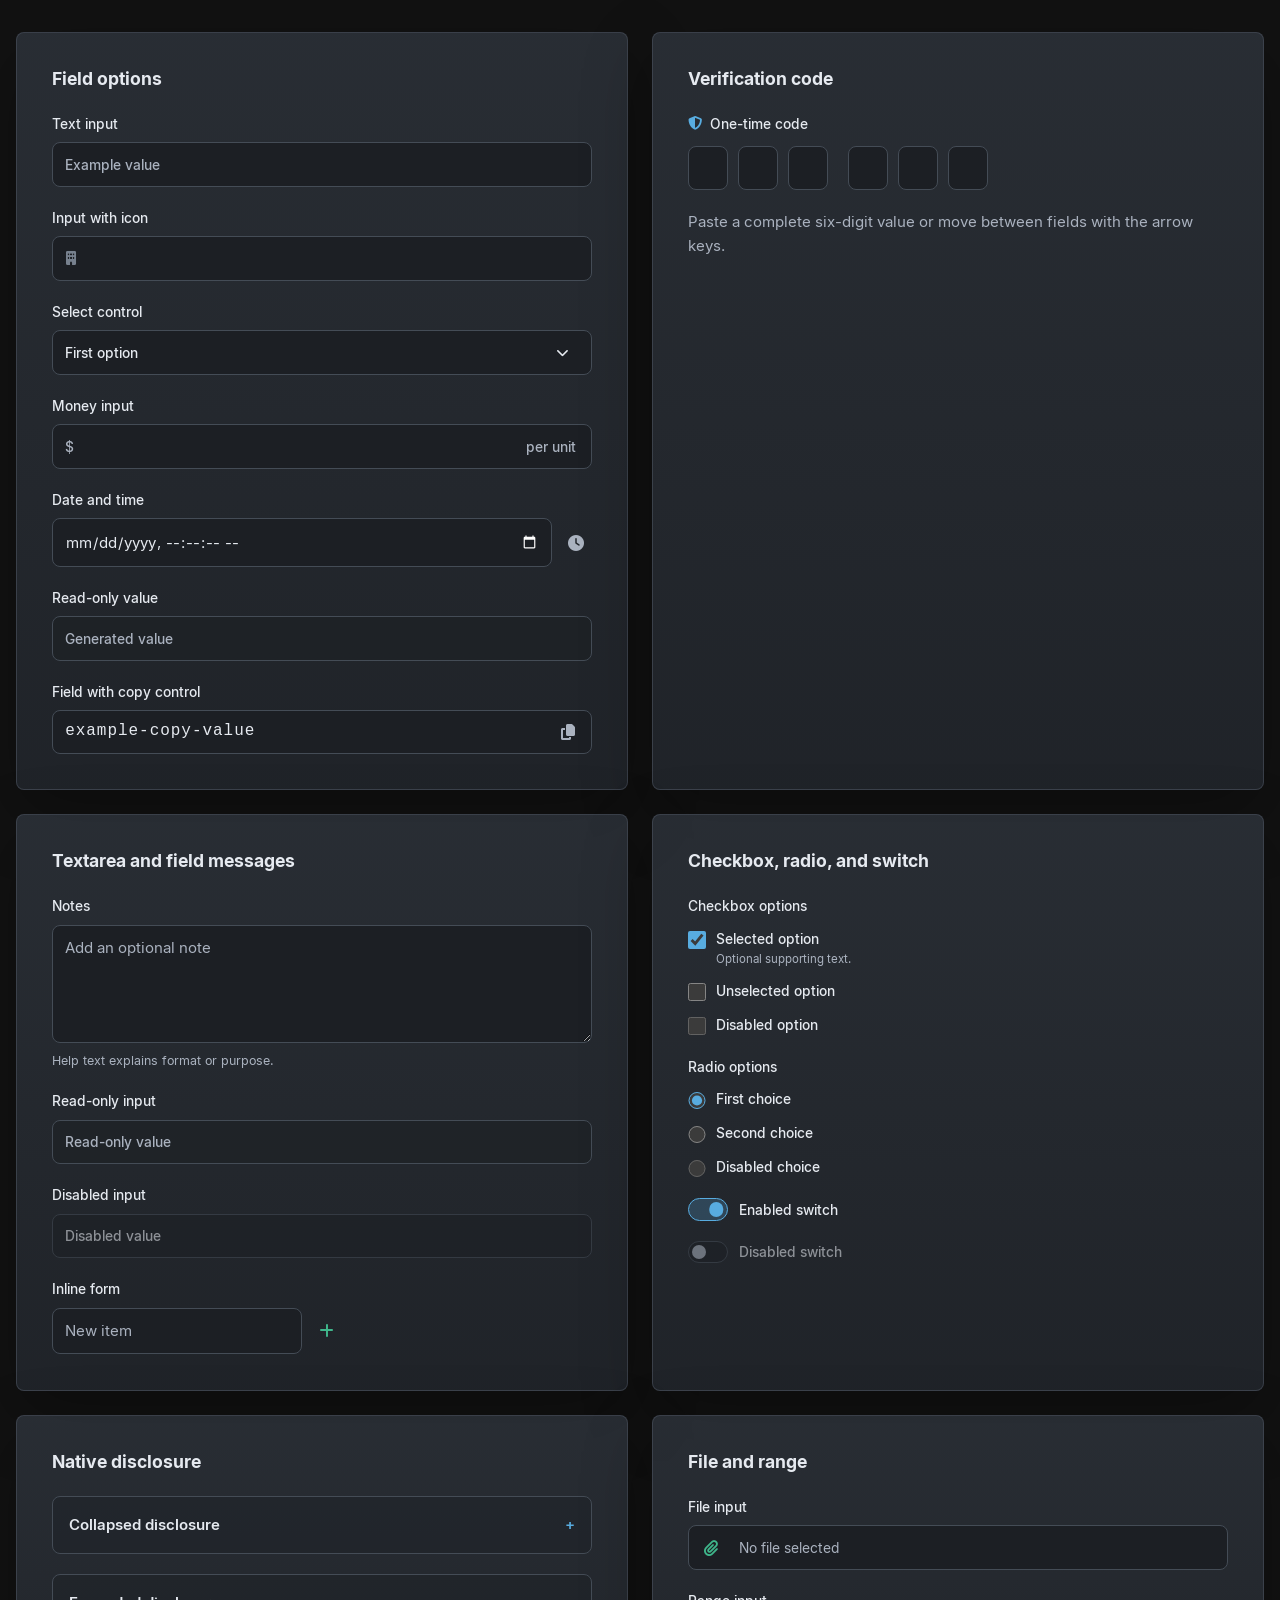
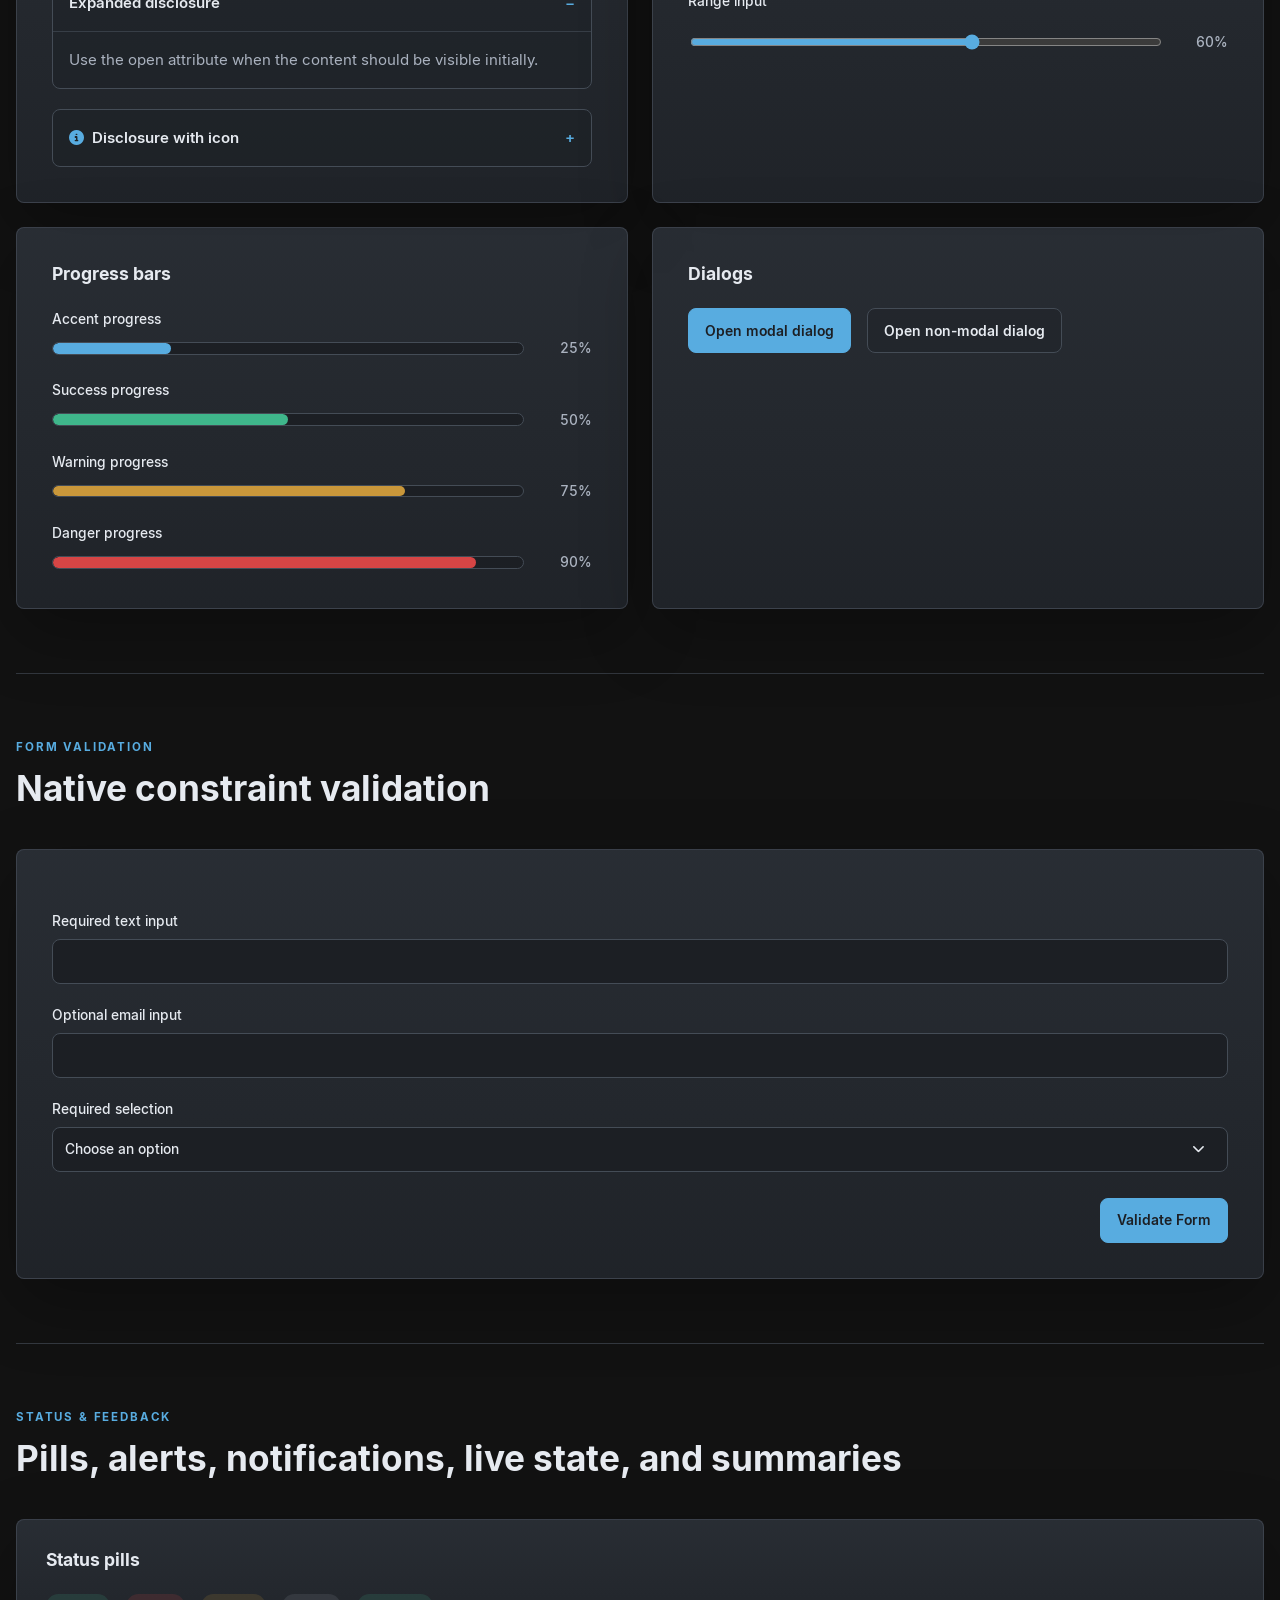
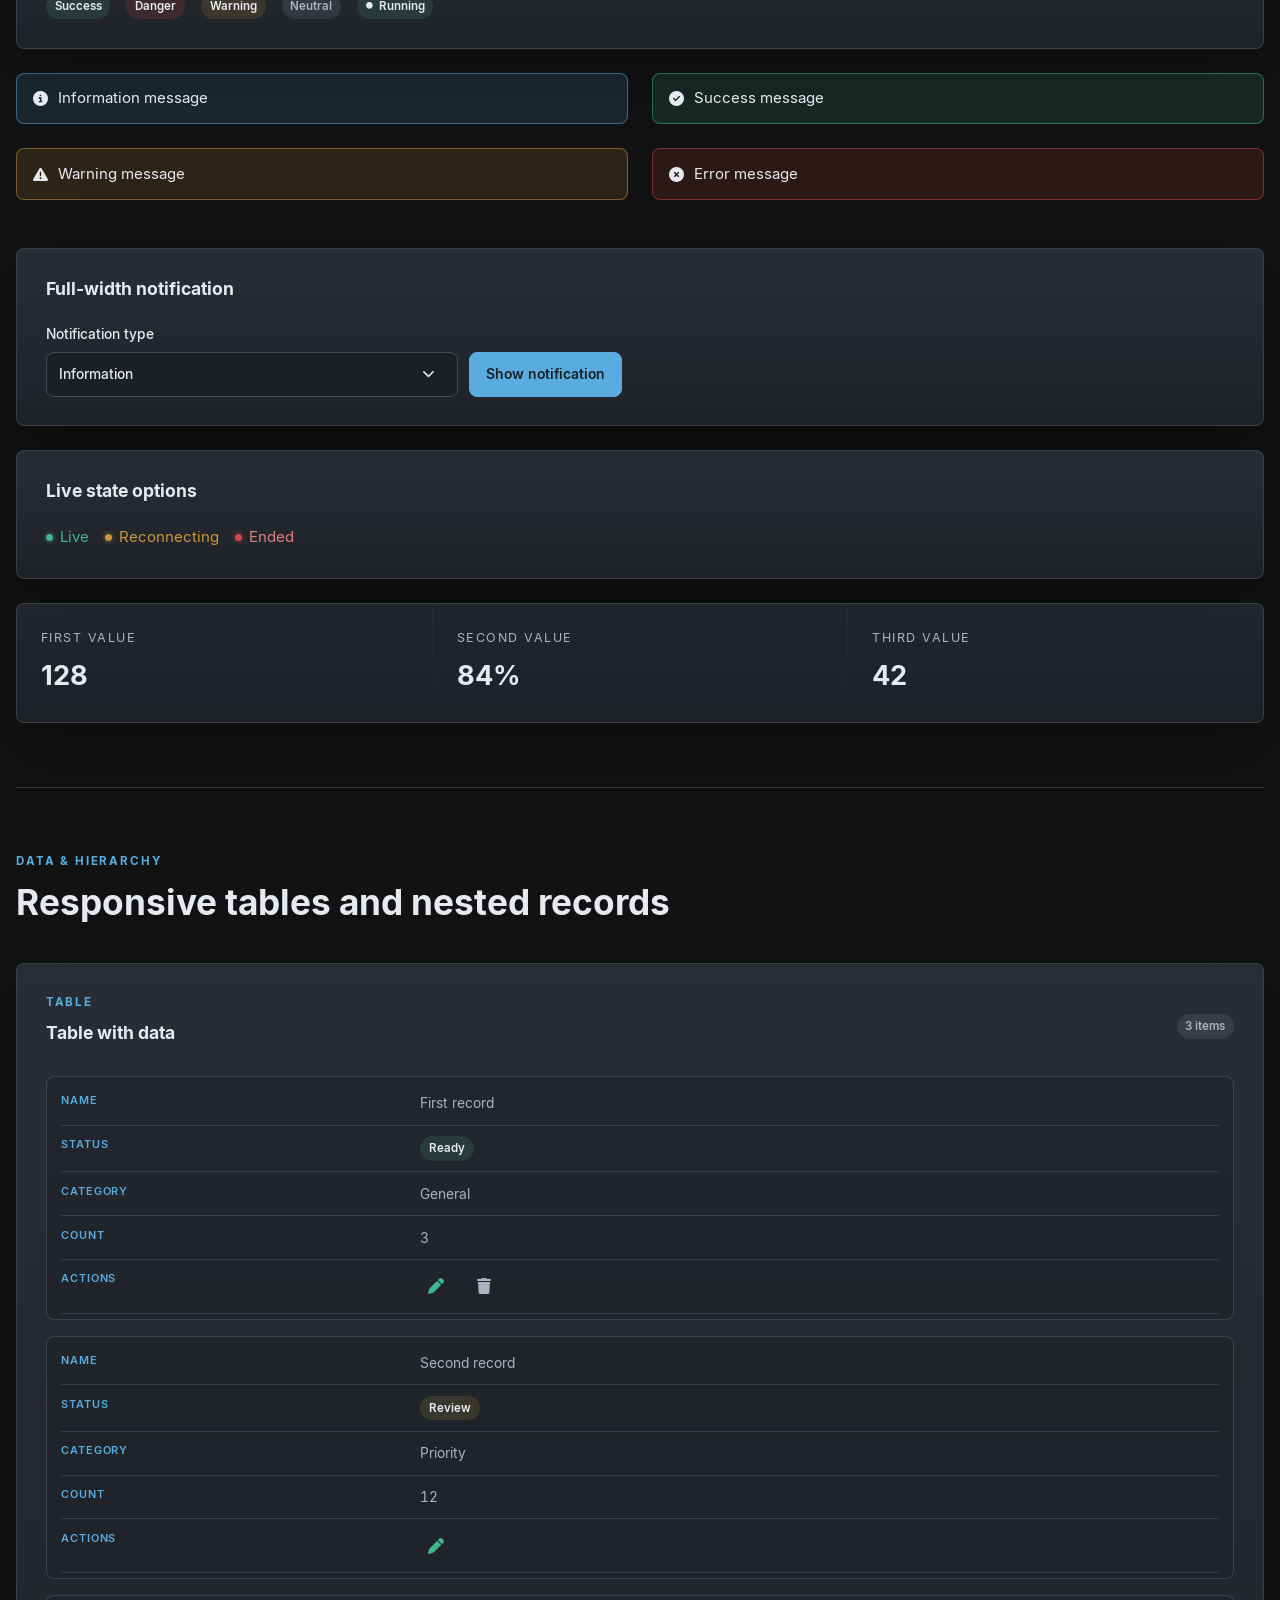
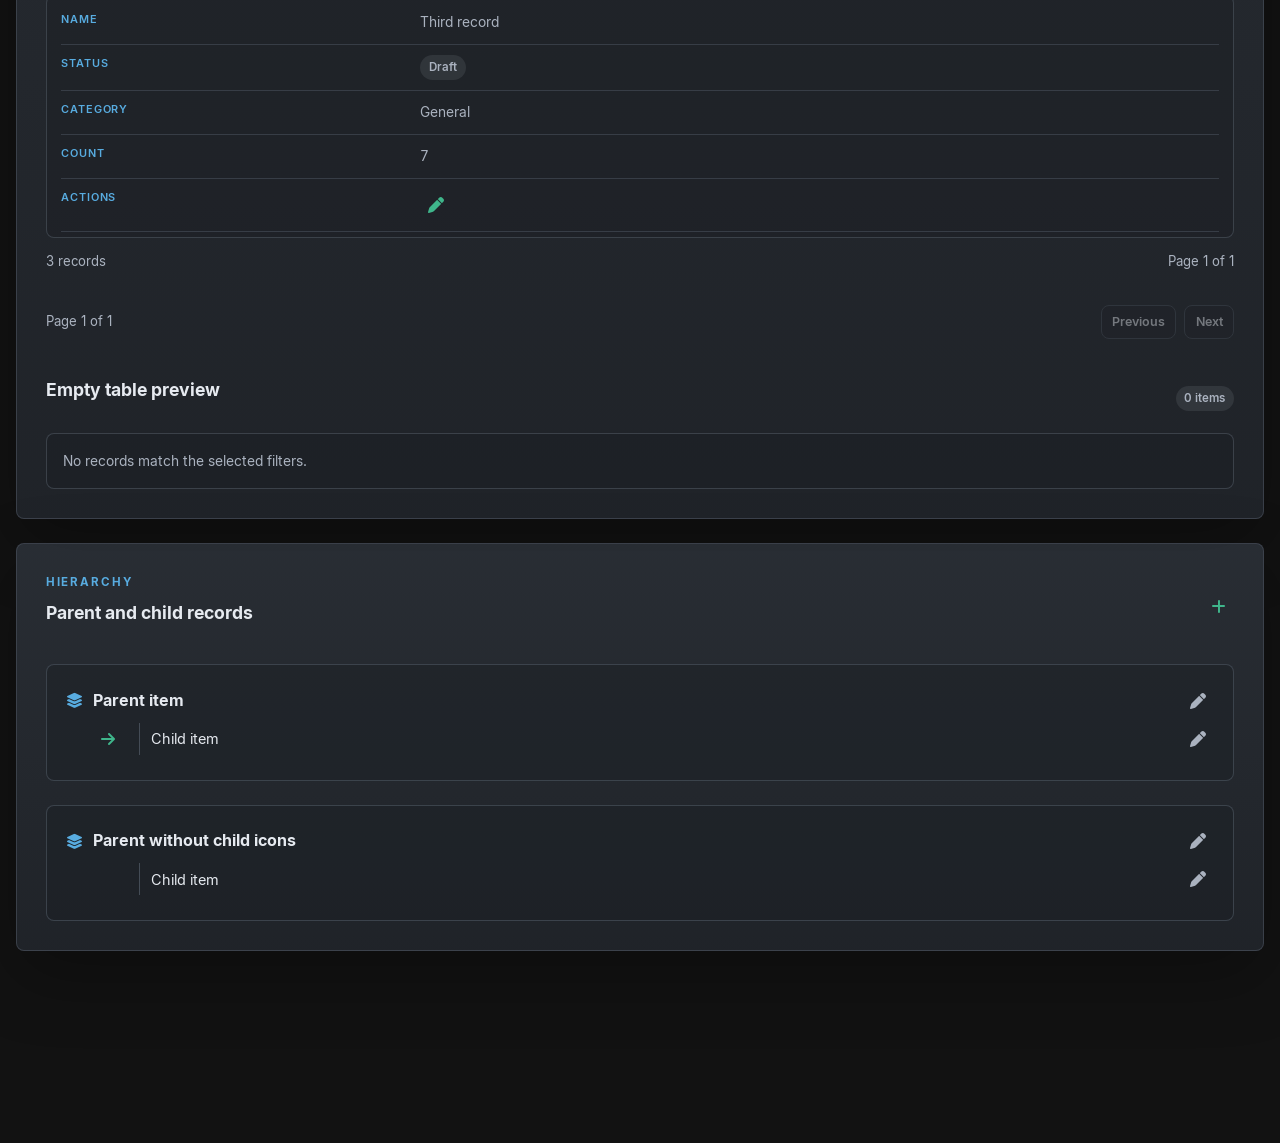
<file: web/components/index.html>
<!DOCTYPE html>
<html lang="en">
  <head>
    <meta charset="utf-8">
    <meta name="viewport" content="width=device-width, initial-scale=1">
    <title>Grayhaven Systems LLC Web Components Preview</title>
    <link rel="stylesheet" href="../style-guide/fonts.css?v=20260830">
    <link
      rel="stylesheet"
      href="../style-guide/fontawesome.min.css?v=20260830"
   >
    <link rel="stylesheet" href="../shared-components.css?v=20260915a">
    <link rel="stylesheet" href="preview.css?v=20260915a">
  </head>
  <body data-section-default="buttons">
    <header class="component-preview-header">
      <div class="component-preview-header-inner">
        <a
          class="component-preview-brand"
          href="./index.html"
          aria-label="Grayhaven Systems LLC Web Components preview home"
        >
          <img
            src="../../logo/svg/grayhaven-logo-wordmark-dark.svg"
            alt="Grayhaven Systems LLC"
         >
          <span>Web Components</span>
        </a>
        <nav
          class="component-preview-nav"
          data-section-nav
          aria-label="Component sections"
        >
          <a href="#buttons">Buttons</a>
          <a href="#surfaces">Surfaces</a>
          <a href="#forms">Forms</a>
          <a href="#form-validation">Validation</a>
          <a href="#status">Status</a>
          <a href="#data">Data</a>
          <a href="../../docs/web-components.md">Source</a>
        </nav>
        <details class="component-preview-mobile" data-mobile-nav>
          <summary
            class="component-preview-toggle"
            aria-label="Component sections menu"
          >
            <i class="fa-solid fa-bars" aria-hidden="true"></i>
          </summary>
          <nav
            class="component-preview-mobile-nav"
            data-section-nav
            aria-label="Component sections mobile navigation"
          >
            <a href="#buttons">Buttons</a>
            <a href="#surfaces">Surfaces</a>
            <a href="#forms">Forms</a>
            <a href="#form-validation">Validation</a>
            <a href="#status">Status</a>
            <a href="#data">Data</a>
            <a href="../../docs/web-components.md">Source</a>
          </nav>
        </details>
      </div>
    </header>

    <main class="component-preview-main">
      <section class="component-preview-intro" aria-labelledby="preview-title">
        <p class="eyebrow">SHARED WEB COMPONENTS</p>
        <h1 id="preview-title">Approved dark-surface components</h1>
        <p class="muted">
          Every supported option is collected here. Use the linked source
          reference for copy/paste HTML, CSS, and required JavaScript.
        </p>
      </section>

      <section
        class="component-section"
        id="buttons"
        aria-labelledby="buttons-title"
      >
        <div class="component-section-heading">
          <p class="eyebrow">BUTTONS</p>
          <h2 id="buttons-title">Content, intent, size, and state</h2>
          <p class="muted">
            Hover enabled examples to inspect the faint, intent-tinted state;
            use the keyboard to inspect the separate focus treatment.
          </p>
        </div>
        <div class="component-example-stack">
          <article class="panel component-example">
            <h3>Canonical intent and content combinations</h3>
            <div class="component-button-matrix">
              <strong>Intent</strong><strong>Text only</strong
              ><strong>Icon and text</strong><strong>Icon only</strong>
              <strong>Primary</strong>
              <button class="button button-primary" type="button">
                Primary
              </button>
              <button class="button button-primary" type="button">
                <i class="fa-solid fa-check" aria-hidden="true"></i>Primary
              </button>
              <button
                class="button button-primary button-icon"
                type="button"
                aria-label="Primary action"
              >
                <i class="fa-solid fa-check" aria-hidden="true"></i>
              </button>
              <strong>Cancel / secondary</strong>
              <button class="button button-secondary" type="button">
                Cancel
              </button>
              <button class="button button-secondary" type="button">
                <i class="fa-solid fa-xmark" aria-hidden="true"></i>Cancel
              </button>
              <button
                class="button button-secondary button-icon"
                type="button"
                aria-label="Cancel"
              >
                <i class="fa-solid fa-xmark" aria-hidden="true"></i>
              </button>
              <strong>Success / confirm</strong>
              <button class="button button-success" type="button">
                Confirm
              </button>
              <button class="button button-success" type="button">
                <i class="fa-solid fa-check" aria-hidden="true"></i>Confirm
              </button>
              <button
                class="button button-success button-icon"
                type="button"
                aria-label="Confirm"
              >
                <i class="fa-solid fa-check" aria-hidden="true"></i>
              </button>
              <strong>Destructive / danger</strong>
              <button class="button button-danger" type="button">Delete</button>
              <button class="button button-danger" type="button">
                <i class="fa-solid fa-trash" aria-hidden="true"></i>Delete
              </button>
              <button
                class="button button-danger button-icon"
                type="button"
                aria-label="Delete"
              >
                <i class="fa-solid fa-trash" aria-hidden="true"></i>
              </button>
              <strong>Stop</strong>
              <button class="button button-stop" type="button">Stop</button>
              <button class="button button-stop" type="button">
                <i class="fa-solid fa-stop" aria-hidden="true"></i>Stop
              </button>
              <button
                class="button button-stop button-icon"
                type="button"
                aria-label="Stop"
              >
                <i class="fa-solid fa-stop" aria-hidden="true"></i>
              </button>
            </div>
          </article>
          <div class="component-option-grid">
            <article class="panel component-example">
              <h3>Size options</h3>
              <div class="component-inline-row">
                <button
                  class="button button-primary button-compact"
                  type="button"
                >
                  Compact
                </button>
                <button class="button button-primary" type="button">
                  Standard
                </button>
                <button
                  class="button button-primary button-large"
                  type="button"
                >
                  Large
                </button>
              </div>
            </article>
            <article class="panel component-example">
              <h3>Disabled options</h3>
              <div class="component-inline-row">
                <button class="button button-primary" type="button" disabled>
                  Primary
                </button>
                <button class="button button-secondary" type="button" disabled>
                  Cancel
                </button>
                <button class="button button-success" type="button" disabled>
                  Confirm
                </button>
                <button
                  class="button button-danger button-icon"
                  type="button"
                  aria-label="Delete"
                  disabled
                >
                  <i class="fa-solid fa-trash" aria-hidden="true"></i>
                </button>
              </div>
            </article>
            <article class="panel component-example">
              <h3>Compact icon controls</h3>
              <div class="component-inline-row">
                <button class="icon-button" type="button" aria-label="View">
                  <i class="fa-solid fa-eye" aria-hidden="true"></i>
                </button>
                <button
                  class="icon-button accent"
                  type="button"
                  aria-label="Edit"
                >
                  <i class="fa-solid fa-pen" aria-hidden="true"></i>
                </button>
                <button
                  class="icon-button stop"
                  type="button"
                  aria-label="Stop"
                >
                  <i class="fa-solid fa-stop" aria-hidden="true"></i>
                </button>
                <button
                  class="icon-button danger"
                  type="button"
                  aria-label="Delete"
                >
                  <i class="fa-solid fa-trash" aria-hidden="true"></i>
                </button>
                <button
                  class="icon-button"
                  type="button"
                  aria-label="Unavailable control"
                  disabled
                >
                  <i class="fa-solid fa-lock" aria-hidden="true"></i>
                </button>
              </div>
            </article>
            <article
              class="panel component-example"
              id="link-button-examples"
            >
              <h3>Links styled as buttons</h3>
              <div class="component-inline-row">
                <a
                  class="button button-primary"
                  data-preview-noop
                  >Continue</a
                >
                <a
                  class="button button-secondary"
                  data-preview-noop
                  ><i class="fa-solid fa-arrow-right" aria-hidden="true"></i
                  >Continue</a
                >
              </div>
            </article>
          </div>
        </div>
      </section>

      <section
        class="component-section"
        id="surfaces"
        aria-labelledby="surfaces-title"
      >
        <div class="component-section-heading">
          <p class="eyebrow">SURFACES &amp; CONTENT</p>
          <h2 id="surfaces-title">
            Links, panels, cards, lists, and breadcrumbs
          </h2>
        </div>
        <div class="component-example-stack">
          <article class="panel component-example">
            <h3>Link options</h3>
            <div class="component-inline-row component-link-row">
              <a
                class="external-link"
                data-preview-noop
                >External link<i
                  class="fa-solid fa-arrow-up-right-from-square"
                  aria-hidden="true"
                ></i></a
              >
              <a class="scroll-link" data-preview-noop
                >Scroll link<i
                  class="fa-solid fa-arrow-down"
                  aria-hidden="true"
                ></i></a
              >
              <a class="back-link" data-preview-noop
                ><i class="fa-solid fa-arrow-left" aria-hidden="true"></i>Back
                link</a
              >
              <button class="text-link" type="button">Text action</button>
            </div>
          </article>
          <article class="panel component-example">
            <div class="panel-heading">
              <div>
                <p class="eyebrow">PANEL</p>
                <h3>Panel heading</h3>
              </div>
              <span class="status-pill status-neutral">Example</span>
            </div>
            <p class="muted">
              A panel groups related content on the approved dark surface.
            </p>
          </article>
          <div class="content-grid content-grid-two">
            <article class="content-card">
              <div class="content-card-icon">
                <i class="fa-solid fa-cube" aria-hidden="true"></i>
              </div>
              <h3 class="content-card-title">Standard content card</h3>
              <p class="content-card-description">
                Use the standard option for a concise summary, supporting list,
                and actions.
              </p>
              <ul class="check-list-quiet">
                <li>
                  <i class="fa-solid fa-check" aria-hidden="true"></i>First
                  capability
                </li>
                <li>
                  <i class="fa-solid fa-check" aria-hidden="true"></i>Second
                  capability
                </li>
              </ul>
              <div class="content-card-actions">
                <a class="scroll-link" data-preview-noop
                  >Details<i
                    class="fa-solid fa-arrow-down"
                    aria-hidden="true"
                  ></i></a
                ><a
                  class="external-link"
                  data-preview-noop
                  >Resource<i
                    class="fa-solid fa-arrow-up-right-from-square"
                    aria-hidden="true"
                  ></i></a
                >
              </div>
            </article>
            <article class="content-card content-card-compact">
              <div class="content-card-icon">
                <i class="fa-solid fa-book" aria-hidden="true"></i>
              </div>
              <h3 class="content-card-title">Compact content card</h3>
              <p class="content-card-description">
                Use the compact option when the same structure needs quieter
                type.
              </p>
              <a
                class="external-link"
                data-preview-noop
                >Open resource<i
                  class="fa-solid fa-arrow-up-right-from-square"
                  aria-hidden="true"
                ></i></a
              >
            </article>
          </div>
          <div
            class="content-grid content-grid-three"
            role="group"
            aria-label="Three-column content grid example"
          >
            <article class="content-card content-card-compact">
              <div class="content-card-icon">
                <i class="fa-solid fa-cube" aria-hidden="true"></i>
              </div>
              <h3 class="content-card-title">First card</h3>
              <p class="content-card-description">Three-column option.</p>
            </article>
            <article class="content-card content-card-compact">
              <div class="content-card-icon">
                <i class="fa-solid fa-cube" aria-hidden="true"></i>
              </div>
              <h3 class="content-card-title">Second card</h3>
              <p class="content-card-description">Three-column option.</p>
            </article>
            <article class="content-card content-card-compact">
              <div class="content-card-icon">
                <i class="fa-solid fa-cube" aria-hidden="true"></i>
              </div>
              <h3 class="content-card-title">Third card</h3>
              <p class="content-card-description">Three-column option.</p>
            </article>
          </div>
          <div class="component-option-grid">
            <article class="panel component-example">
              <h3>Checklist and badges</h3>
              <ul class="check-list-quiet">
                <li>
                  <i class="fa-solid fa-check" aria-hidden="true"></i
                  >Standard checklist item
                </li>
                <li>
                  <i class="fa-solid fa-check" aria-hidden="true"></i
                  >Another standard item
                </li>
              </ul>
              <ul class="check-list">
                <li>
                  <i class="fa-solid fa-circle-check" aria-hidden="true"></i
                  >Circled checklist item
                </li>
                <li>
                  <i class="fa-solid fa-circle-check" aria-hidden="true"></i
                  >Another circled item
                </li>
              </ul>
              <div class="component-badge-row">
                <span class="badge">Category</span
                ><span class="badge">Platform</span
                ><span class="badge">Optional</span>
              </div>
            </article>
            <article class="panel component-example">
              <h3>Action list</h3>
              <ul class="action-list">
                <li>
                  <strong>Action-list item</strong
                  ><span class="muted">Supporting information.</span
                  ><button class="button button-secondary" type="button">
                    Action
                  </button>
                </li>
              </ul>
            </article>
            <article class="panel component-example">
              <h3>Resource link card</h3>
              <a class="resource-link-card" data-preview-noop
                ><i class="fa-solid fa-book" aria-hidden="true"></i
                ><span>Reference link with truncation support</span></a
              >
            </article>
            <article class="panel component-example">
              <h3>Breadcrumbs</h3>
              <nav class="breadcrumbs" aria-label="Breadcrumb example">
                <ol>
                  <li>
                    <a
                      class="breadcrumb-label"
                      title="Example"
                      data-preview-noop
                      >Example</a
                    >
                  </li>
                  <li>
                    <a
                      class="breadcrumb-label"
                      title="Components"
                      data-preview-noop
                      >Components</a
                    >
                  </li>
                  <li aria-current="page">
                    <span
                      class="breadcrumb-label"
                      title="Current item with a long label"
                      >Current item with a long label</span
                    >
                  </li>
                </ol>
              </nav>
            </article>
          </div>
        </div>
      </section>

      <section
        class="component-section"
        id="forms"
        aria-labelledby="forms-title"
      >
        <div class="component-section-heading">
          <p class="eyebrow">FORMS</p>
          <h2 id="forms-title">
            Fields, compound controls, and verification input
          </h2>
        </div>
        <div class="component-form-grid">
          <article class="panel form-panel">
            <h3>Field options</h3>
            <div class="form-stack">
              <label
                >Text input<input
                  type="text"
                  name="example_text"
                  placeholder="Example value"
                  autocomplete="off"
             ></label>
              <label
                >Input with icon<span class="input-with-icon"
                  ><i class="fa-solid fa-building" aria-hidden="true"></i
                  ><input
                    type="text"
                    name="example_icon_text"
                    autocomplete="off"></span
              ></label>
              <label
                >Select control<span class="select-control"
                  ><select name="example_select" autocomplete="off">
                    <option>First option</option>
                    <option>Second option</option></select
                  ><i
                    class="fa-solid fa-chevron-down"
                    aria-hidden="true"
                  ></i></span
              ></label>
              <label
                >Money input<span class="money-input"
                  ><span class="money-prefix" aria-hidden="true">$</span
                  ><input
                    type="number"
                    name="example_amount"
                    min="0"
                    step="0.01"
                    autocomplete="off"
                 ><span class="money-suffix">per unit</span></span
                ></label
              >
              <div class="form-field">
                <label for="component-datetime">Date and time</label
                ><span class="datetime-control"
                  ><input
                    id="component-datetime"
                    type="datetime-local"
                    name="example_datetime"
                    step="1"
                    data-timezone="UTC"
                    autocomplete="off"><button
                    class="icon-button"
                    type="button"
                    data-set-now-for="#component-datetime"
                    title="Set date and time to now"
                    aria-label="Set date and time to now"
                  >
                    <i class="fa-solid fa-clock" aria-hidden="true"></i></button
                ></span>
              </div>
              <label
                >Read-only value<output class="readonly-value"
                  >Generated value</output
                ></label
              >
              <div class="form-field">
                <label for="component-copy-value-output"
                  >Field with copy control</label
                >
                <div
                  id="component-copy-value"
                  class="copy-value"
                  data-copy-value="example-copy-value"
                >
                  <output
                    id="component-copy-value-output"
                    class="copy-value-text"
                    >example-copy-value</output
                  ><button
                    class="icon-button"
                    type="button"
                    data-copy-target="#component-copy-value"
                    title="Copy example value"
                    aria-label="Copy example value"
                  >
                    <i class="fa-solid fa-copy" aria-hidden="true"></i>
                  </button>
                </div>
              </div>
            </div>
          </article>
          <article class="panel form-panel">
            <h3>Verification code</h3>
            <div class="form-stack">
              <fieldset class="verification-code">
                <legend>
                  <i class="fa-solid fa-shield-halved" aria-hidden="true"></i
                  >One-time code
                </legend>
                <div class="verification-code-fields" data-verification-code>
                  <div class="verification-code-group">
                    <input
                      type="text"
                      name="code_digit_1"
                      inputmode="numeric"
                      pattern="[0-9]*"
                      maxlength="6"
                      autocomplete="one-time-code"
                      aria-label="One-time code digit 1"
                   >
                    <input
                      type="text"
                      name="code_digit_2"
                      inputmode="numeric"
                      pattern="[0-9]*"
                      maxlength="1"
                      autocomplete="off"
                      aria-label="One-time code digit 2"
                   >
                    <input
                      type="text"
                      name="code_digit_3"
                      inputmode="numeric"
                      pattern="[0-9]*"
                      maxlength="1"
                      autocomplete="off"
                      aria-label="One-time code digit 3"
                   >
                  </div>
                  <div class="verification-code-group">
                    <input
                      type="text"
                      name="code_digit_4"
                      inputmode="numeric"
                      pattern="[0-9]*"
                      maxlength="1"
                      autocomplete="off"
                      aria-label="One-time code digit 4"
                   >
                    <input
                      type="text"
                      name="code_digit_5"
                      inputmode="numeric"
                      pattern="[0-9]*"
                      maxlength="1"
                      autocomplete="off"
                      aria-label="One-time code digit 5"
                   >
                    <input
                      type="text"
                      name="code_digit_6"
                      inputmode="numeric"
                      pattern="[0-9]*"
                      maxlength="1"
                      autocomplete="off"
                      aria-label="One-time code digit 6"
                   >
                  </div>
                </div>
              </fieldset>
              <p class="muted">
                Paste a complete six-digit value or move between fields with the
                arrow keys.
              </p>
            </div>
          </article>
          <article class="panel form-panel">
            <h3>Textarea and field messages</h3>
            <div class="form-stack">
              <div class="form-field">
                <label for="example-notes">Notes</label>
                <textarea
                  id="example-notes"
                  name="example_notes"
                  rows="4"
                  placeholder="Add an optional note"
                  aria-describedby="example-notes-help"
                ></textarea>
                <small class="field-help" id="example-notes-help"
                  >Help text explains format or purpose.</small
                >
              </div>
              <label
                >Read-only input<input
                  type="text"
                  value="Read-only value"
                  readonly
             ></label>
              <label
                >Disabled input<input
                  type="text"
                  value="Disabled value"
                  disabled
             ></label>
              <div class="form-field">
                <label for="example-inline-item">Inline form</label>
                <form class="inline-form" data-preview-noop>
                  <input
                    id="example-inline-item"
                    type="text"
                    name="example_inline_item"
                    placeholder="New item"
                    aria-label="New item"
                    required
                 ><button
                    class="icon-button accent"
                    type="submit"
                    aria-label="Add item"
                  >
                    <i class="fa-solid fa-plus" aria-hidden="true"></i>
                  </button>
                </form>
              </div>
            </div>
          </article>
          <article class="panel form-panel">
            <h3>Checkbox, radio, and switch</h3>
            <div class="form-stack">
              <fieldset class="choice-group">
                <legend>Checkbox options</legend>
                <label class="choice-control"
                  ><input
                    type="checkbox"
                    name="example_checkbox_selected"
                    checked
                 ><span class="choice-control-copy"
                    >Selected option<small
                      >Optional supporting text.</small
                    ></span
                  ></label
                ><label class="choice-control"
                  ><input
                    type="checkbox"
                    name="example_checkbox_unselected"
                 ><span class="choice-control-copy"
                    >Unselected option</span
                  ></label
                ><label class="choice-control"
                  ><input
                    type="checkbox"
                    name="example_checkbox_disabled"
                    disabled
                 ><span class="choice-control-copy"
                    >Disabled option</span
                  ></label
                >
              </fieldset>
              <fieldset class="choice-group">
                <legend>Radio options</legend>
                <label class="choice-control"
                  ><input
                    type="radio"
                    name="example_radio"
                    value="first"
                    checked
                 ><span class="choice-control-copy">First choice</span></label
                ><label class="choice-control"
                  ><input
                    type="radio"
                    name="example_radio"
                    value="second"
                 ><span class="choice-control-copy"
                    >Second choice</span
                  ></label
                ><label class="choice-control"
                  ><input
                    type="radio"
                    name="example_radio"
                    value="third"
                    disabled
                 ><span class="choice-control-copy"
                    >Disabled choice</span
                  ></label
                >
              </fieldset>
              <label class="switch-control"
                ><input
                  type="checkbox"
                  name="example_switch"
                  role="switch"
                  checked
               ><span class="switch-track" aria-hidden="true"></span
                ><span>Enabled switch</span></label
              >
              <label class="switch-control"
                ><input
                  type="checkbox"
                  name="example_switch_disabled"
                  role="switch"
                  disabled
               ><span class="switch-track" aria-hidden="true"></span
                ><span>Disabled switch</span></label
              >
            </div>
          </article>
          <article class="panel form-panel">
            <h3>Native disclosure</h3>
            <div class="form-stack">
              <details class="disclosure">
                <summary>Collapsed disclosure</summary>
                <div class="disclosure-content">
                  <p class="muted">
                    Content remains native, keyboard accessible, and usable
                    without JavaScript.
                  </p>
                </div>
              </details>
              <details class="disclosure" open>
                <summary>Expanded disclosure</summary>
                <div class="disclosure-content">
                  <p class="muted">
                    Use the open attribute when the content should be visible
                    initially.
                  </p>
                </div>
              </details>
              <details class="disclosure">
                <summary>
                  <span class="disclosure-label"
                    ><i
                      class="fa-solid fa-circle-info"
                      aria-hidden="true"
                    ></i
                    >Disclosure with icon</span
                  >
                </summary>
                <div class="disclosure-content">
                  <p class="muted">
                    Icons may reinforce the disclosure label without replacing
                    its text.
                  </p>
                </div>
              </details>
            </div>
          </article>
          <article class="panel form-panel">
            <h3>File and range</h3>
            <div class="form-stack">
              <div class="form-field">
                <label for="example-file">File input</label>
                <div class="file-control">
                  <input
                    class="file-control-input"
                    id="example-file"
                    type="file"
                    name="example_file"
                    data-file-input
                 ><label
                    class="icon-button accent file-control-button"
                    for="example-file"
                    title="Choose file"
                    aria-label="Choose file"
                    ><i class="fa-solid fa-paperclip" aria-hidden="true"></i
                  ></label>
                  <span class="file-control-name" data-file-name
                    >No file selected</span
                  >
                </div>
              </div>
              <div class="form-field">
                <label for="example-range">Range input</label
                ><div class="control-with-output" data-range-percentage>
                  <input
                    id="example-range"
                    type="range"
                    name="example_range"
                    min="0"
                    max="100"
                    value="60"
                 ><output for="example-range">60%</output>
                </div>
              </div>
            </div>
          </article>
          <article class="panel form-panel">
            <h3>Progress bars</h3>
            <div class="form-stack">
              <div class="form-field">
                <label for="example-progress-accent">Accent progress</label>
                <div class="control-with-output">
                  <progress
                    class="progress-control"
                    id="example-progress-accent"
                    max="100"
                    value="25"
                  >
                    25%
                  </progress>
                  <output for="example-progress-accent">25%</output>
                </div>
              </div>
              <div class="form-field">
                <label for="example-progress-success">Success progress</label>
                <div class="control-with-output">
                  <progress
                    class="progress-control progress-success"
                    id="example-progress-success"
                    max="100"
                    value="50"
                  >
                    50%
                  </progress>
                  <output for="example-progress-success">50%</output>
                </div>
              </div>
              <div class="form-field">
                <label for="example-progress-warning">Warning progress</label>
                <div class="control-with-output">
                  <progress
                    class="progress-control progress-warning"
                    id="example-progress-warning"
                    max="100"
                    value="75"
                  >
                    75%
                  </progress>
                  <output for="example-progress-warning">75%</output>
                </div>
              </div>
              <div class="form-field">
                <label for="example-progress-danger">Danger progress</label>
                <div class="control-with-output">
                  <progress
                    class="progress-control progress-danger"
                    id="example-progress-danger"
                    max="100"
                    value="90"
                  >
                    90%
                  </progress>
                  <output for="example-progress-danger">90%</output>
                </div>
              </div>
            </div>
          </article>
          <article class="panel form-panel">
            <h3>Dialogs</h3>
            <div class="form-stack">
              <div class="component-inline-row">
                <button
                  class="button button-primary"
                  type="button"
                  data-dialog-open="#component-modal-dialog"
                  data-dialog-mode="modal"
                >
                  Open modal dialog
                </button>
                <button
                  class="button button-secondary"
                  type="button"
                  data-dialog-open="#component-nonmodal-dialog"
                  data-dialog-mode="nonmodal"
                >
                  Open non-modal dialog
                </button>
              </div>
            </div>
            <dialog
              class="dialog"
              id="component-modal-dialog"
              aria-labelledby="component-modal-dialog-title"
              closedby="none"
            >
              <form class="dialog-content" method="dialog">
                <div>
                  <p class="eyebrow">DIALOG</p>
                  <h3 id="component-modal-dialog-title">Confirm action</h3>
                  <p class="muted">Review the details before confirming.</p>
                </div>
                <div class="form-actions">
                  <button
                    class="button button-secondary"
                    type="submit"
                    value="cancel"
                  >
                    Cancel</button
                  ><button
                    class="button button-primary"
                    type="submit"
                    value="confirm"
                  >
                    Confirm
                  </button>
                </div>
              </form>
            </dialog>
            <dialog
              class="dialog dialog-nonmodal"
              id="component-nonmodal-dialog"
              aria-labelledby="component-nonmodal-dialog-title"
              closedby="none"
            >
              <form class="dialog-content" method="dialog">
                <div>
                  <p class="eyebrow">DIALOG</p>
                  <h3 id="component-nonmodal-dialog-title">Confirm action</h3>
                  <p class="muted">Review the details before confirming.</p>
                </div>
                <div class="form-actions">
                  <button
                    class="button button-secondary"
                    type="submit"
                    value="cancel"
                  >
                    Cancel</button
                  ><button
                    class="button button-primary"
                    type="submit"
                    value="confirm"
                  >
                    Confirm
                  </button>
                </div>
              </form>
            </dialog>
          </article>
        </div>
      </section>

      <section
        class="component-section"
        id="form-validation"
        aria-labelledby="form-validation-title"
      >
        <div class="component-section-heading">
          <p class="eyebrow">FORM VALIDATION</p>
          <h2 id="form-validation-title">Native constraint validation</h2>
        </div>
        <article class="panel form-panel">
          <form class="form-stack" data-validate-form>
            <label
              >Required text input<input
                type="text"
                name="validation_required_text"
                autocomplete="off"
                required
           ></label>
            <label
              >Optional email input<input
                type="email"
                name="validation_optional_email"
                autocomplete="off"
           ></label>
            <label
              >Required selection<span class="select-control"
                ><select
                  name="validation_required_select"
                  autocomplete="off"
                  required
                >
                  <option value="">Choose an option</option>
                  <option value="first">First option</option>
                  <option value="second">Second option</option></select
                ><i
                  class="fa-solid fa-chevron-down"
                  aria-hidden="true"
                ></i></span
              ></label
            >
            <div class="form-actions">
              <button
                class="button button-primary"
                type="submit"
              >
                Validate Form
              </button>
            </div>
          </form>
        </article>
      </section>

      <section
        class="component-section"
        id="status"
        aria-labelledby="status-title"
      >
        <div class="component-section-heading">
          <p class="eyebrow">STATUS &amp; FEEDBACK</p>
          <h2 id="status-title">
            Pills, alerts, notifications, live state, and summaries
          </h2>
        </div>
        <div class="component-example-stack">
          <article class="panel component-example">
            <h3>Status pills</h3>
            <div class="component-inline-row">
              <span class="status-pill status-success">Success</span
              ><span class="status-pill status-danger">Danger</span
              ><span class="status-pill status-warning">Warning</span
              ><span class="status-pill status-neutral">Neutral</span
              ><span class="status-pill status-running"
                ><i class="fa-solid fa-circle" aria-hidden="true"></i
                >Running</span
              >
            </div>
          </article>
          <div class="alert-stack component-state-grid">
            <div class="alert alert-info alert-with-icon" role="status">
              <i class="fa-solid fa-circle-info" aria-hidden="true"></i
              >Information message
            </div>
            <div class="alert alert-success alert-with-icon" role="status">
              <i class="fa-solid fa-circle-check" aria-hidden="true"></i
              >Success message
            </div>
            <div class="alert alert-warning alert-with-icon" role="status">
              <i
                class="fa-solid fa-triangle-exclamation"
                aria-hidden="true"
              ></i
              >Warning message
            </div>
            <div class="alert alert-error alert-with-icon" role="alert">
              <i class="fa-solid fa-circle-xmark" aria-hidden="true"></i>Error
              message
            </div>
          </div>
          <article class="panel component-example">
            <h3>Full-width notification</h3>
            <div
              class="notification-launcher"
              data-notification-launcher
            >
              <label
                >Notification type<span class="select-control"
                  ><select data-notification-tone>
                    <option
                      value="info"
                      data-notification-message="Information notification"
                    >
                      Information
                    </option>
                    <option
                      value="success"
                      data-notification-message="Success notification"
                    >
                      Success
                    </option>
                    <option
                      value="warning"
                      data-notification-message="Warning notification"
                    >
                      Warning
                    </option>
                    <option
                      value="error"
                      data-notification-message="Error notification"
                    >
                      Error
                    </option></select
                  ><i
                    class="fa-solid fa-chevron-down"
                    aria-hidden="true"
                  ></i></span
              ></label>
              <button
                class="button button-primary"
                type="button"
                data-notification-trigger
                data-notification-target="#component-notification-region"
              >
                Show notification
              </button>
            </div>
          </article>
          <div
            class="notification-region"
            id="component-notification-region"
            aria-live="polite"
          ></div>
          <article class="panel component-example">
            <h3>Live state options</h3>
            <div class="component-inline-row">
              <span class="live-status" data-state="live" aria-live="polite"
                ><span class="running-dot" aria-hidden="true"></span
                ><span class="live-label">Live</span></span
              ><span
                class="live-status"
                data-state="reconnecting"
                aria-live="polite"
                ><span class="running-dot" aria-hidden="true"></span
                ><span class="live-label">Reconnecting</span></span
              ><span class="live-status" data-state="ended" aria-live="polite"
                ><span class="running-dot" aria-hidden="true"></span
                ><span class="live-label">Ended</span></span
              >
            </div>
          </article>
          <section
            class="summary-grid panel"
            aria-label="Summary card examples"
          >
            <div class="summary-card">
              <span>First value</span><strong>128</strong>
            </div>
            <div class="summary-card">
              <span>Second value</span><strong>84%</strong>
            </div>
            <div class="summary-card">
              <span>Third value</span><strong>42</strong>
            </div>
          </section>
        </div>
      </section>

      <section class="component-section" id="data" aria-labelledby="data-title">
        <div class="component-section-heading">
          <p class="eyebrow">DATA &amp; HIERARCHY</p>
          <h2 id="data-title">Responsive tables and nested records</h2>
        </div>
        <div class="component-example-stack">
          <article class="panel component-table-panel">
            <div class="panel-heading">
              <div>
                <p class="eyebrow">TABLE</p>
                <h3>Table with data</h3>
              </div>
              <span class="status-pill status-neutral">3 items</span>
            </div>
            <div class="table-container">
              <table class="data-table responsive-table">
                <caption class="visually-hidden">
                  Table with data
                </caption>
                <thead>
                  <tr>
                    <th scope="col">Name</th>
                    <th scope="col">Category</th>
                    <th class="cell-numeric" scope="col">Count</th>
                    <th scope="col">Status</th>
                    <th scope="col">Actions</th>
                  </tr>
                </thead>
                <tbody>
                  <tr>
                    <td class="cell-primary" data-label="Name">First record</td>
                    <td data-label="Category">General</td>
                    <td class="cell-numeric" data-label="Count">3</td>
                    <td class="cell-status" data-label="Status">
                      <span class="status-pill status-success">Ready</span>
                    </td>
                    <td class="cell-actions" data-label="Actions">
                      <div class="row-actions">
                        <button
                          class="icon-button accent"
                          type="button"
                          aria-label="Edit first record"
                        >
                          <i
                            class="fa-solid fa-pen"
                            aria-hidden="true"
                          ></i></button
                        ><button
                          class="icon-button danger"
                          type="button"
                          aria-label="Delete first record"
                        >
                          <i class="fa-solid fa-trash" aria-hidden="true"></i>
                        </button>
                      </div>
                    </td>
                  </tr>
                  <tr>
                    <td class="cell-primary" data-label="Name">
                      Second record
                    </td>
                    <td data-label="Category">Priority</td>
                    <td class="cell-numeric" data-label="Count">12</td>
                    <td class="cell-status" data-label="Status">
                      <span class="status-pill status-warning">Review</span>
                    </td>
                    <td class="cell-actions" data-label="Actions">
                      <div class="row-actions">
                        <button
                          class="icon-button accent"
                          type="button"
                          aria-label="Edit second record"
                        >
                          <i class="fa-solid fa-pen" aria-hidden="true"></i>
                        </button>
                      </div>
                    </td>
                  </tr>
                  <tr>
                    <td class="cell-primary" data-label="Name">Third record</td>
                    <td data-label="Category">General</td>
                    <td class="cell-numeric" data-label="Count">7</td>
                    <td class="cell-status" data-label="Status">
                      <span class="status-pill status-neutral">Draft</span>
                    </td>
                    <td class="cell-actions" data-label="Actions">
                      <div class="row-actions">
                        <button
                          class="icon-button accent"
                          type="button"
                          aria-label="Edit third record"
                        >
                          <i class="fa-solid fa-pen" aria-hidden="true"></i>
                        </button>
                      </div>
                    </td>
                  </tr>
                </tbody>
              </table>
            </div>
            <div class="table-summary">
              <span>3 records</span><span>Page 1 of 1</span>
            </div>
            <nav class="pagination" aria-label="Example pages">
              <span>Page 1 of 1</span
              ><span
                ><button
                  class="button button-secondary button-compact"
                  type="button"
                  disabled
                >
                  Previous</button
                ><button
                  class="button button-secondary button-compact"
                  type="button"
                  disabled
                >
                  Next
                </button></span
              >
            </nav>
            <div class="component-empty-table">
              <div class="panel-heading">
                <div>
                  <h3>Empty table preview</h3>
                </div>
                <span class="status-pill status-neutral">0 items</span>
              </div>
              <div class="table-container">
                <table class="data-table responsive-table">
                  <caption class="visually-hidden">
                    Empty example table
                  </caption>
                  <thead>
                    <tr>
                      <th scope="col">Name</th>
                      <th scope="col">Status</th>
                    </tr>
                  </thead>
                  <tbody>
                    <tr class="empty-table-row">
                      <td colspan="2">
                        No records match the selected filters.
                      </td>
                    </tr>
                  </tbody>
                </table>
              </div>
            </div>
          </article>
          <article class="panel hierarchy-panel component-hierarchy-panel">
            <div class="panel-heading">
              <div>
                <p class="eyebrow">HIERARCHY</p>
                <h3>Parent and child records</h3>
              </div>
              <button
                class="icon-button accent"
                type="button"
                aria-label="Add parent item"
              >
                <i class="fa-solid fa-plus" aria-hidden="true"></i>
              </button>
            </div>
            <div class="hierarchy-item">
              <div class="hierarchy-item-header">
                <div class="hierarchy-item-name">
                  <i
                    class="fa-solid fa-layer-group hierarchy-item-icon"
                    aria-hidden="true"
                  ></i
                  ><strong>Parent item</strong>
                </div>
                <div class="row-actions">
                  <button
                    class="icon-button"
                    type="button"
                    title="Edit parent item"
                    aria-label="Edit parent item"
                  >
                    <i class="fa-solid fa-pen" aria-hidden="true"></i>
                  </button>
                </div>
              </div>
              <div class="hierarchy-children">
                <div class="hierarchy-child">
                  <div class="hierarchy-child-leading">
                    <button
                      class="icon-button accent"
                      type="button"
                      aria-label="Open child item"
                    >
                      <i class="fa-solid fa-arrow-right" aria-hidden="true"></i>
                    </button>
                  </div>
                  <div class="hierarchy-child-name">
                    <span>Child item</span>
                  </div>
                  <div class="row-actions">
                    <button
                      class="icon-button"
                      type="button"
                      title="Edit child item"
                      aria-label="Edit child item"
                    >
                      <i class="fa-solid fa-pen" aria-hidden="true"></i>
                    </button>
                  </div>
                </div>
              </div>
            </div>
            <div class="hierarchy-item">
              <div class="hierarchy-item-header">
                <div class="hierarchy-item-name">
                  <i
                    class="fa-solid fa-layer-group hierarchy-item-icon"
                    aria-hidden="true"
                  ></i
                  ><strong>Parent without child icons</strong>
                </div>
                <div class="row-actions">
                  <button
                    class="icon-button"
                    type="button"
                    title="Edit parent item"
                    aria-label="Edit parent item without child icons"
                  >
                    <i class="fa-solid fa-pen" aria-hidden="true"></i>
                  </button>
                </div>
              </div>
              <div class="hierarchy-children">
                <div class="hierarchy-child">
                  <div
                    class="hierarchy-child-leading"
                    aria-hidden="true"
                  ></div>
                  <div class="hierarchy-child-name">
                    <span>Child item</span>
                  </div>
                  <div class="row-actions">
                    <button
                      class="icon-button"
                      type="button"
                      title="Edit child item"
                      aria-label="Edit child item without leading icon"
                    >
                      <i class="fa-solid fa-pen" aria-hidden="true"></i>
                    </button>
                  </div>
                </div>
              </div>
            </div>
          </article>
        </div>
      </section>
    </main>

    <script src="../shared-components.js?v=20260902a" defer></script>
    <script src="preview.js?v=20260902a" defer></script>
    <script src="../section-navigation.js?v=20260830" defer></script>
  </body>
</html>
</file>
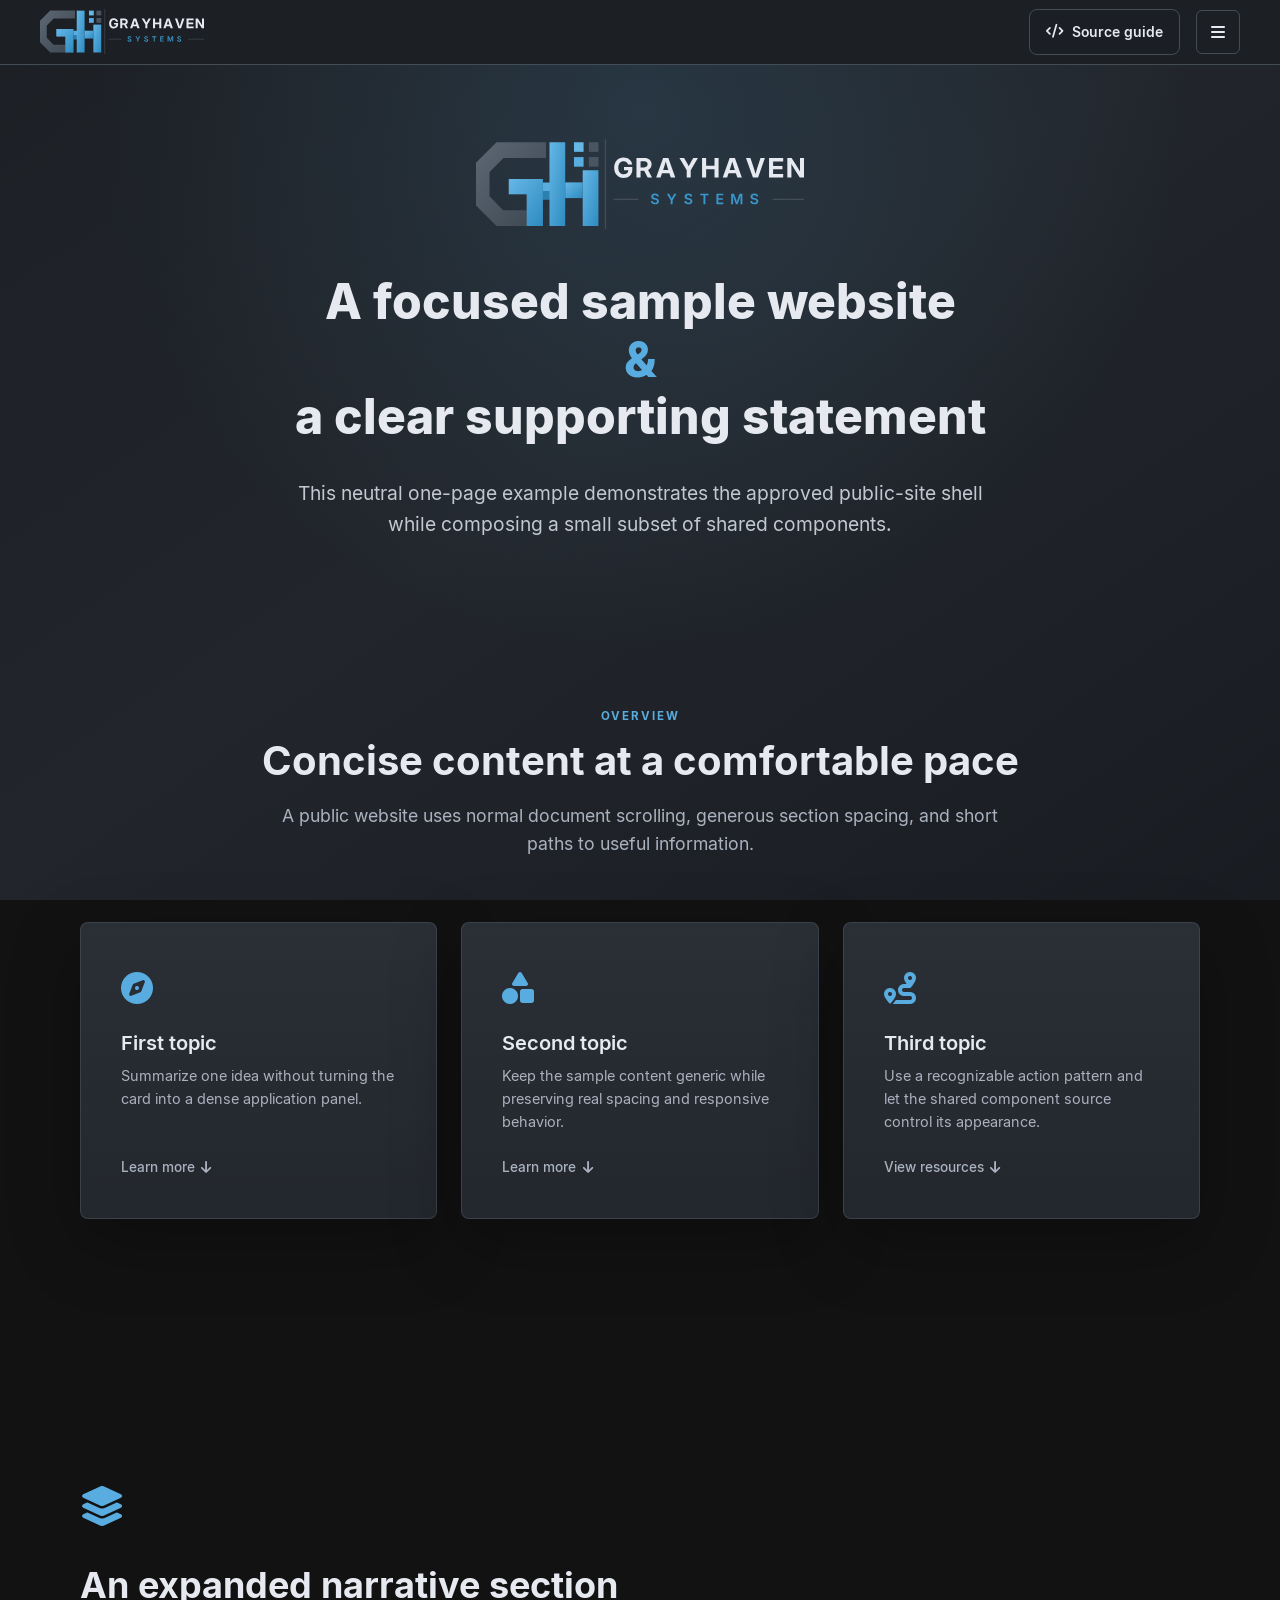
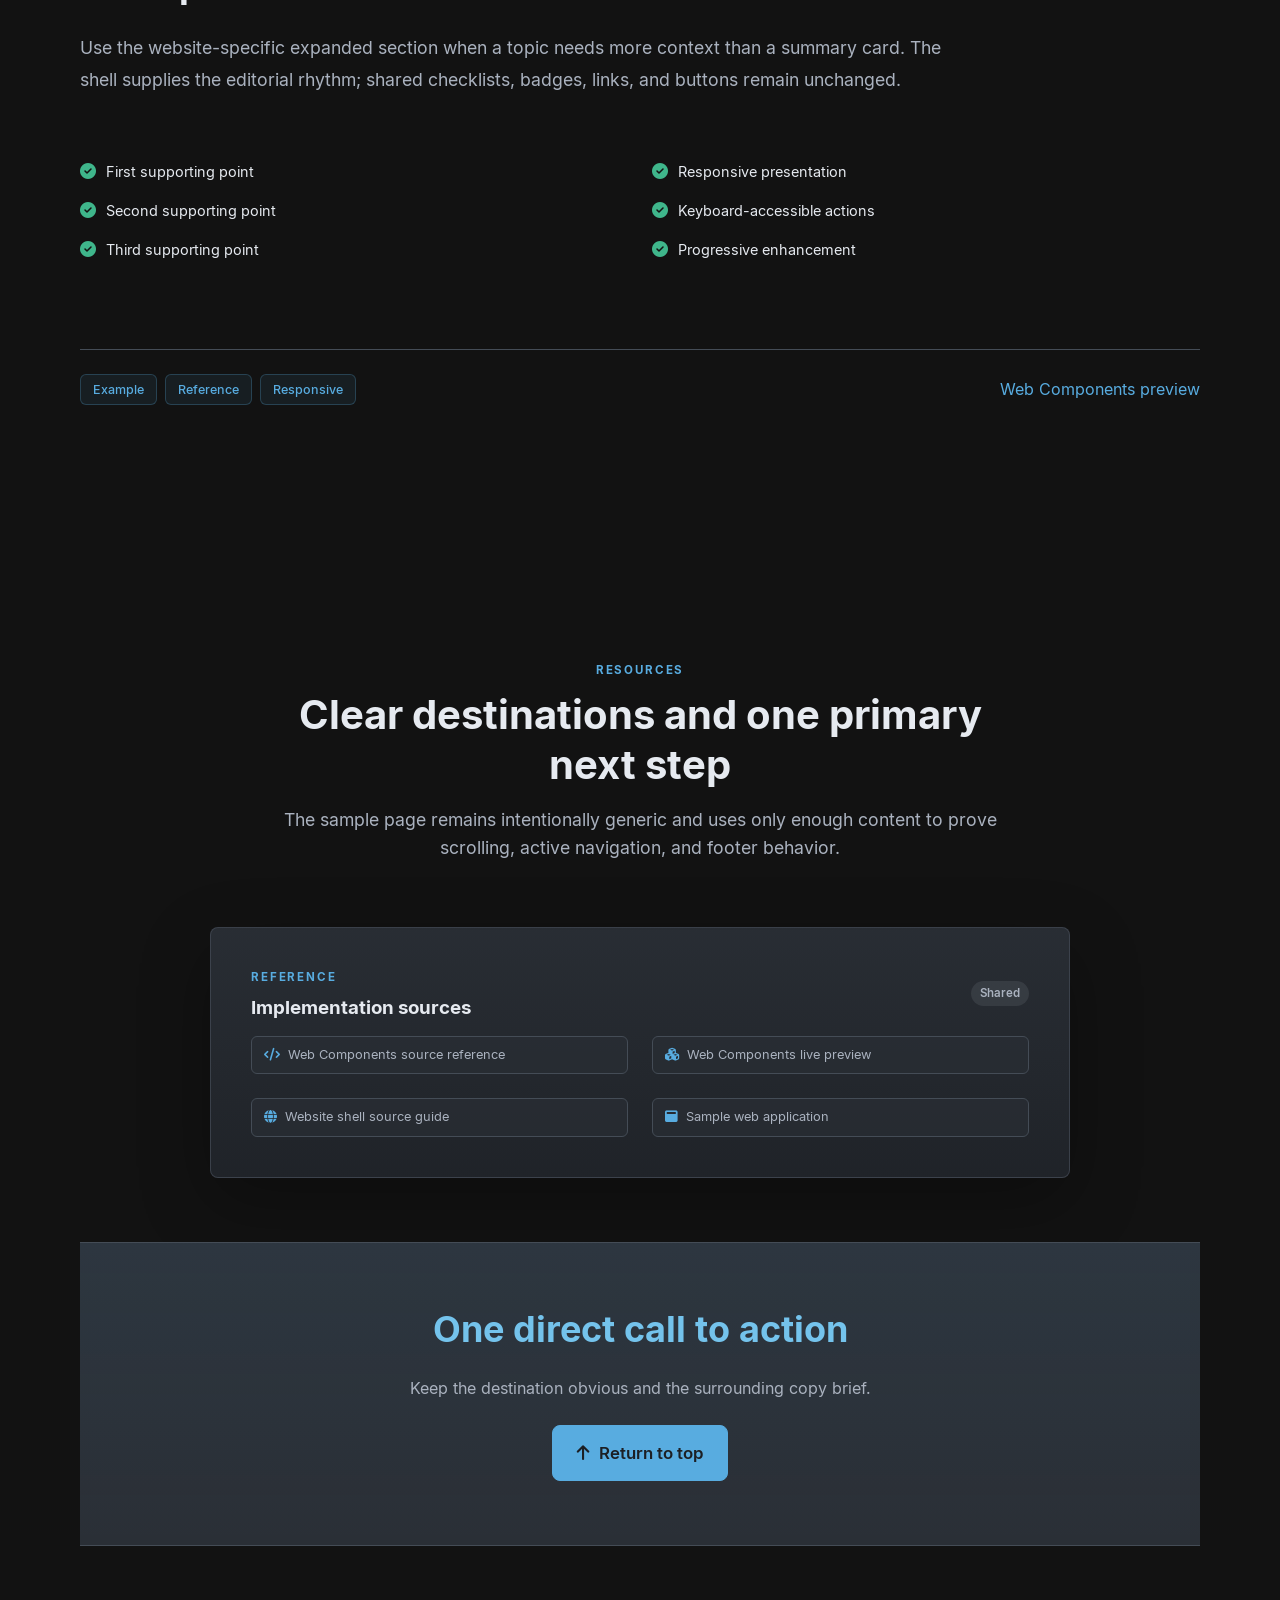
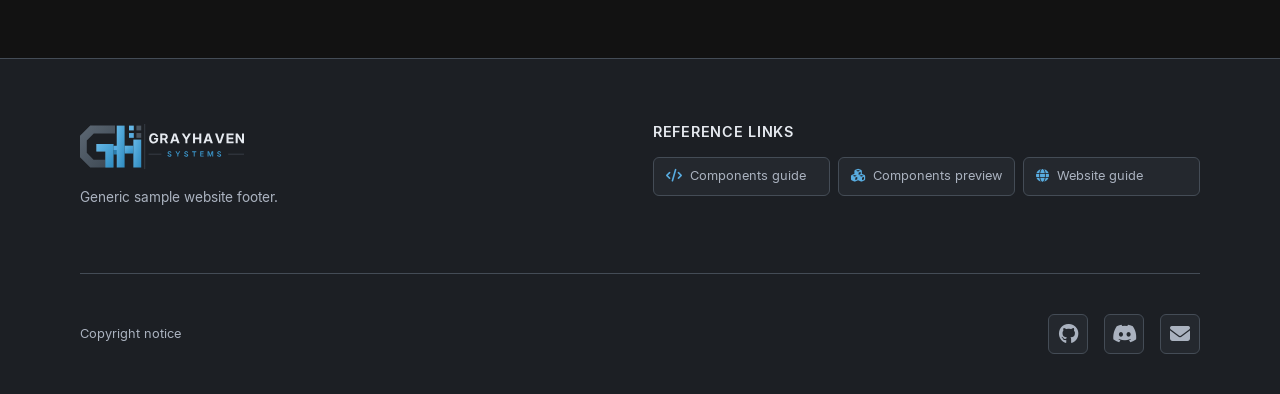
<file: web/style-guide/index.html>
<!DOCTYPE html>
<html lang="en">
  <head>
    <meta charset="utf-8">
    <meta name="viewport" content="width=device-width, initial-scale=1">
    <title>Grayhaven Systems LLC Sample Website Preview</title>
    <link rel="stylesheet" href="fonts.css?v=20260830">
    <link rel="stylesheet" href="fontawesome.min.css?v=20260830">
    <link rel="stylesheet" href="../shared-components.css?v=20260915a">
    <link rel="stylesheet" href="style-guide.css?v=20260915a">
    <link rel="stylesheet" href="sample-website.css?v=20260831">
  </head>
  <body data-section-default="top">
    <header class="site-header">
      <div class="navbar">
        <div class="navbar-brand">
          <a
            data-preview-noop
          >
            <img
              class="navbar-logo"
              src="../../logo/svg/grayhaven-logo-wordmark-dark.svg"
              alt="Grayhaven Systems LLC"
           >
          </a>
        </div>
        <nav
          class="navbar-links navbar-links-desktop"
          data-section-nav
          aria-label="Sample website desktop navigation"
        >
          <a href="#top" data-section-id="top"
            ><i class="fa-solid fa-house" aria-hidden="true"></i> Home</a
          >
          <a href="#overview"
            ><i class="fa-solid fa-layer-group" aria-hidden="true"></i>
            Overview</a
          >
          <a href="#details"
            ><i class="fa-solid fa-list-check" aria-hidden="true"></i>
            Details</a
          >
          <a href="#resources"
            ><i class="fa-solid fa-book" aria-hidden="true"></i> Resources</a
          >
        </nav>
        <details class="navbar-menu-mobile" data-mobile-nav>
          <summary
            class="navbar-toggle"
            aria-label="Sample website navigation menu"
          >
            <i class="fa-solid fa-bars" aria-hidden="true"></i>
          </summary>
          <nav
            class="navbar-links navbar-links-mobile"
            data-section-nav
            aria-label="Sample website mobile navigation"
          >
            <a href="#top" data-section-id="top"
              ><i class="fa-solid fa-house" aria-hidden="true"></i> Home</a
            >
            <a href="#overview"
              ><i class="fa-solid fa-layer-group" aria-hidden="true"></i>
              Overview</a
            >
            <a href="#details"
              ><i class="fa-solid fa-list-check" aria-hidden="true"></i>
              Details</a
            >
            <a href="#resources"
              ><i class="fa-solid fa-book" aria-hidden="true"></i> Resources</a
            >
          </nav>
        </details>
        <a
          class="button button-secondary navbar-contact"
          href="./style-guide.md"
          aria-label="Open website source guide"
        >
          <i class="fa-solid fa-code" aria-hidden="true"></i
          ><span>Source guide</span>
        </a>
      </div>
    </header>

    <main class="sample-site-main">
      <section class="hero" id="top" aria-labelledby="sample-site-title">
        <div class="hero-content">
          <img
            class="hero-logo"
            src="../../logo/svg/grayhaven-logo-wordmark-dark.svg"
            alt="Grayhaven Systems LLC"
         >
          <h1 class="hero-headline" id="sample-site-title">
            <span class="hero-headline-line">A focused sample website</span>
            <span class="hero-headline-line hero-headline-ampersand"
              >&amp;</span
            >
            <span class="hero-headline-line">a clear supporting statement</span>
          </h1>
          <p class="hero-subtext">
            This neutral one-page example demonstrates the approved public-site
            shell while composing a small subset of shared components.
          </p>
        </div>
      </section>

      <section
        class="sample-site-section container section-spacing"
        id="overview"
        aria-labelledby="overview-title"
      >
        <div class="sample-site-copy">
          <p class="eyebrow">OVERVIEW</p>
          <h2 class="section-title" id="overview-title">
            Concise content at a comfortable pace
          </h2>
          <p class="section-subtitle">
            A public website uses normal document scrolling, generous section
            spacing, and short paths to useful information.
          </p>
        </div>
        <div class="content-grid content-grid-three">
          <article class="content-card">
            <div class="content-card-icon">
              <i class="fa-solid fa-compass" aria-hidden="true"></i>
            </div>
            <h3 class="content-card-title">First topic</h3>
            <p class="content-card-description">
              Summarize one idea without turning the card into a dense
              application panel.
            </p>
            <a class="scroll-link" data-preview-noop
              >Learn more<i
                class="fa-solid fa-arrow-down"
                aria-hidden="true"
              ></i></a
            >
          </article>
          <article class="content-card">
            <div class="content-card-icon">
              <i class="fa-solid fa-shapes" aria-hidden="true"></i>
            </div>
            <h3 class="content-card-title">Second topic</h3>
            <p class="content-card-description">
              Keep the sample content generic while preserving real spacing and
              responsive behavior.
            </p>
            <a class="scroll-link" data-preview-noop
              >Learn more<i
                class="fa-solid fa-arrow-down"
                aria-hidden="true"
              ></i></a
            >
          </article>
          <article class="content-card">
            <div class="content-card-icon">
              <i class="fa-solid fa-route" aria-hidden="true"></i>
            </div>
            <h3 class="content-card-title">Third topic</h3>
            <p class="content-card-description">
              Use a recognizable action pattern and let the shared component
              source control its appearance.
            </p>
            <a class="scroll-link" data-preview-noop
              >View resources<i
                class="fa-solid fa-arrow-down"
                aria-hidden="true"
              ></i></a
            >
          </article>
        </div>
      </section>

      <section
        class="expanded-section"
        id="details"
        aria-labelledby="details-title"
      >
        <div class="container">
          <div class="expanded-section-icon">
            <i class="fa-solid fa-layer-group" aria-hidden="true"></i>
          </div>
          <h2 class="expanded-section-title" id="details-title">
            An expanded narrative section
          </h2>
          <p class="expanded-section-description">
            Use the website-specific expanded section when a topic needs more
            context than a summary card. The shell supplies the editorial
            rhythm; shared checklists, badges, links, and buttons remain
            unchanged.
          </p>
          <div class="expanded-section-grid">
            <ul class="check-list">
              <li>
                <i class="fa-solid fa-circle-check" aria-hidden="true"></i>First
                supporting point
              </li>
              <li>
                <i class="fa-solid fa-circle-check" aria-hidden="true"></i
                >Second supporting point
              </li>
              <li>
                <i class="fa-solid fa-circle-check" aria-hidden="true"></i>Third
                supporting point
              </li>
            </ul>
            <ul class="check-list">
              <li>
                <i class="fa-solid fa-circle-check" aria-hidden="true"></i
                >Responsive presentation
              </li>
              <li>
                <i class="fa-solid fa-circle-check" aria-hidden="true"></i
                >Keyboard-accessible actions
              </li>
              <li>
                <i class="fa-solid fa-circle-check" aria-hidden="true"></i
                >Progressive enhancement
              </li>
            </ul>
          </div>
          <div class="expanded-section-meta">
            <span class="badge">Example</span
            ><span class="badge">Reference</span
            ><span class="badge">Responsive</span
            ><a
              class="expanded-section-link"
              href="../components/index.html"
              >Web Components preview</a
            >
          </div>
        </div>
      </section>

      <section
        class="sample-site-section container section-spacing"
        id="resources"
        aria-labelledby="resources-title"
      >
        <div class="sample-site-copy">
          <p class="eyebrow">RESOURCES</p>
          <h2 class="section-title" id="resources-title">
            Clear destinations and one primary next step
          </h2>
          <p class="section-subtitle">
            The sample page remains intentionally generic and uses only enough
            content to prove scrolling, active navigation, and footer behavior.
          </p>
        </div>
        <article class="panel sample-site-panel">
          <div class="panel-heading">
            <div>
              <p class="eyebrow">REFERENCE</p>
              <h3>Implementation sources</h3>
            </div>
            <span class="status-pill status-neutral">Shared</span>
          </div>
          <div class="content-grid content-grid-two">
            <a class="resource-link-card" href="../../docs/web-components.md"
              ><i class="fa-solid fa-code" aria-hidden="true"></i
              ><span>Web Components source reference</span></a
            >
            <a class="resource-link-card" href="../components/index.html"
              ><i class="fa-solid fa-cubes" aria-hidden="true"></i
              ><span>Web Components live preview</span></a
            >
            <a class="resource-link-card" href="./style-guide.md"
              ><i class="fa-solid fa-globe" aria-hidden="true"></i
              ><span>Website shell source guide</span></a
            >
            <a
              class="resource-link-card"
              href="../../web-application/index.html"
              ><i class="fa-solid fa-window-maximize" aria-hidden="true"></i
              ><span>Sample web application</span></a
            >
          </div>
        </article>
        <section
          class="cta-panel sample-site-cta"
          aria-labelledby="sample-cta-title"
        >
          <div class="cta-panel-inner">
            <h2 class="cta-panel-headline" id="sample-cta-title">
              One direct call to action
            </h2>
            <p>Keep the destination obvious and the surrounding copy brief.</p>
            <a
              class="button button-primary button-large"
              data-preview-noop
              ><i class="fa-solid fa-arrow-up" aria-hidden="true"></i>Return to
              top</a
            >
          </div>
        </section>
      </section>
    </main>

    <footer class="site-footer">
      <div class="container">
        <div class="site-footer-main">
          <div class="site-footer-brand">
            <img
              class="site-footer-logo"
              src="../../logo/svg/grayhaven-logo-wordmark-dark.svg"
              alt="Grayhaven Systems LLC"
           >
            <p class="site-footer-tagline">Generic sample website footer.</p>
          </div>
          <div>
            <h2 class="site-footer-heading">Reference links</h2>
            <div class="site-footer-resource-grid">
              <a class="resource-link-card" href="../../docs/web-components.md"
                ><i class="fa-solid fa-code" aria-hidden="true"></i
                ><span>Components guide</span></a
              ><a class="resource-link-card" href="../components/index.html"
                ><i class="fa-solid fa-cubes" aria-hidden="true"></i
                ><span>Components preview</span></a
              ><a class="resource-link-card" href="./style-guide.md"
                ><i class="fa-solid fa-globe" aria-hidden="true"></i
                ><span>Website guide</span></a
              >
            </div>
          </div>
        </div>
        <div class="site-footer-bottom">
          <p class="site-footer-copyright">Copyright notice</p>
          <div class="site-footer-social">
            <a
              class="site-footer-social-link"
              data-preview-noop
              ><i class="fa-brands fa-github" aria-hidden="true"></i></a
            ><a
              class="site-footer-social-link"
              data-preview-noop
              ><i class="fa-brands fa-discord" aria-hidden="true"></i></a
            ><a
              class="site-footer-social-link"
              data-preview-noop
              ><i class="fa-solid fa-envelope" aria-hidden="true"></i
            ></a>
          </div>
        </div>
      </div>
    </footer>

    <script src="../section-navigation.js?v=20260830" defer></script>
  </body>
</html>
</file>
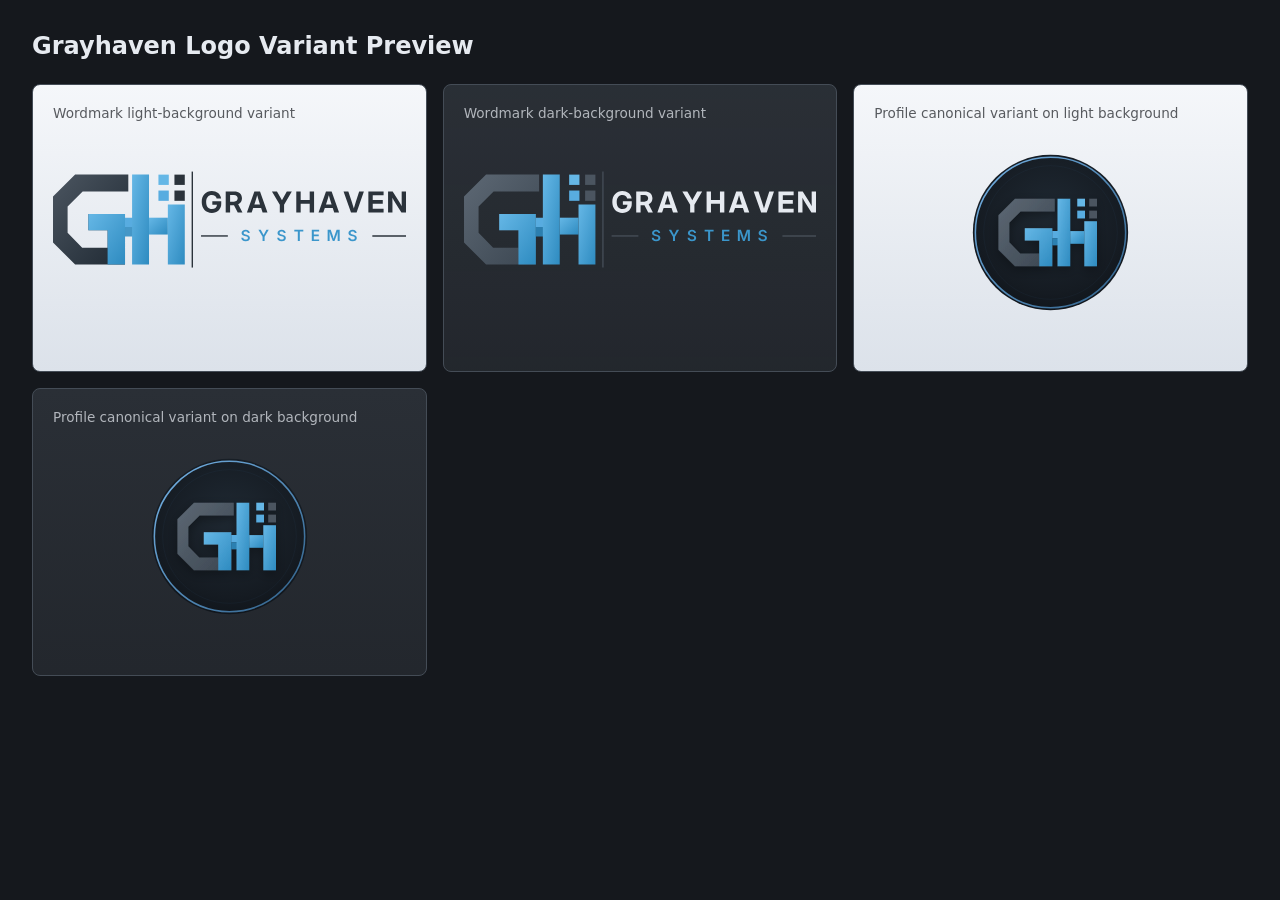
<file: logo-preview.html>
<!doctype html>
<html lang="en">
  <head>
    <meta charset="utf-8">
    <meta name="viewport" content="width=device-width, initial-scale=1">
    <title>Grayhaven Logo Variant Preview</title>
    <style>
      :root {
        --deep-graphite: #1c1f24;
        --gunmetal: #2a2f36;
        --slate-grey: #353b44;
        --soft-white: #e6eaf0;
        --cool-grey: #aab2bf;
        --border: #444c56;
      }

      * {
        box-sizing: border-box;
      }

      body {
        margin: 0;
        padding: 2rem;
        font-family: Inter, ui-sans-serif, system-ui, -apple-system, BlinkMacSystemFont,
          "Segoe UI", sans-serif;
        color: var(--soft-white);
        background: #15181d;
      }

      h1 {
        margin: 0 0 1.5rem;
        font-size: 1.5rem;
      }

      .grid {
        display: grid;
        gap: 1rem;
        grid-template-columns: repeat(auto-fit, minmax(22rem, 1fr));
      }

      .panel {
        min-height: 18rem;
        padding: 1.25rem;
        border: 1px solid var(--border);
        border-radius: 8px;
      }

      .light {
        color: #1c1f24;
        background: linear-gradient(180deg, #f5f7fa, #dce2ea);
      }

      .dark {
        background:
          linear-gradient(180deg, rgba(42, 47, 54, 0.94), rgba(34, 38, 44, 0.9)),
          var(--gunmetal);
      }

      .label {
        margin: 0 0 1rem;
        color: inherit;
        font-size: 0.85rem;
        opacity: 0.72;
      }

      .wordmark {
        display: block;
        width: min(100%, 34rem);
        height: auto;
        margin: 3rem auto;
      }

      .profile {
        display: block;
        width: min(45%, 12rem);
        height: auto;
        margin: 2rem auto;
      }
    </style>
  </head>
  <body>
    <h1>Grayhaven Logo Variant Preview</h1>
    <main class="grid">
      <section class="panel light">
        <p class="label">Wordmark light-background variant</p>
        <img class="wordmark" src="svg/grayhaven-logo-wordmark-light.svg" alt="Grayhaven wordmark light-background variant">
      </section>
      <section class="panel dark">
        <p class="label">Wordmark dark-background variant</p>
        <img class="wordmark" src="svg/grayhaven-logo-wordmark-dark.svg" alt="Grayhaven wordmark dark-background variant">
      </section>
      <section class="panel light">
        <p class="label">Profile canonical variant on light background</p>
        <img class="profile" src="svg/grayhaven-logo-monogram.svg" alt="Grayhaven profile logo canonical variant on light background">
      </section>
      <section class="panel dark">
        <p class="label">Profile canonical variant on dark background</p>
        <img class="profile" src="svg/grayhaven-logo-monogram.svg" alt="Grayhaven profile logo canonical variant on dark background">
      </section>
    </main>
  </body>
</html>
</file>
<file: web/style-guide/fonts.css>
@font-face {
  font-family: Inter;
  font-style: normal;
  font-weight: 300;
  font-display: swap;
  src: url('../../assets/fonts/inter-300.ttf') format('truetype');
}

@font-face {
  font-family: Inter;
  font-style: normal;
  font-weight: 400;
  font-display: swap;
  src: url('../../assets/fonts/inter-400.ttf') format('truetype');
}

@font-face {
  font-family: Inter;
  font-style: normal;
  font-weight: 500;
  font-display: swap;
  src: url('../../assets/fonts/inter-500.ttf') format('truetype');
}

@font-face {
  font-family: Inter;
  font-style: normal;
  font-weight: 600;
  font-display: swap;
  src: url('../../assets/fonts/inter-600.ttf') format('truetype');
}

@font-face {
  font-family: Inter;
  font-style: normal;
  font-weight: 700;
  font-display: swap;
  src: url('../../assets/fonts/inter-700.ttf') format('truetype');
}

@font-face {
  font-family: Inter;
  font-style: normal;
  font-weight: 800;
  font-display: swap;
  src: url('../../assets/fonts/inter-800.ttf') format('truetype');
}
</file>
<file: web/shared-components.css>
/* Grayhaven Systems LLC shared dark-surface web components. */
/* stylelint-disable no-descending-specificity -- rules stay grouped by copy/paste component family. */

/* Foundations, layout, headings, and utilities */

:root {
  color-scheme: dark;

  --deep-graphite: #1c1f24;
  --gunmetal: #2a2f36;
  --slate-grey: #77818e;
  --soft-white: #e6eaf0;
  --cool-grey: #aab2bf;
  --primary-accent: #58ace0;
  --standard-hover: #65b7e6;
  --elevated-hover: #74c3ec;
  --light-surface-accent: #1f5f87;
  --pale-steel: #bbc7d3;
  --muted-deep-accent: #2e8bc0;
  --charcoal-border: #444c56;
  --dark-logo-charcoal: #2b333b;
  --muted-emerald: #3fb68b;
  --alert-info: #58ace0;
  --alert-success: #3fb68b;
  --alert-warning: #c9973a;
  --alert-error: #d64545;
  --alert-error-foreground: color-mix(
    in srgb,
    var(--alert-error) 65%,
    var(--soft-white)
  );
  --background-mid: #22262c;
  --background-end: #191c21;
  --font-primary: 'Inter', ui-sans-serif, system-ui, -apple-system,
    blinkmacsystemfont, 'Segoe UI', sans-serif;
  --font-weight-light: 300;
  --font-weight-regular: 400;
  --font-weight-medium: 500;
  --font-weight-semibold: 600;
  --font-weight-bold: 700;
  --font-weight-extrabold: 800;
  --space-xs: 0.5rem;
  --space-sm: 1rem;
  --space-md: 1.5rem;
  --space-lg: 2.5rem;
  --space-xl: 4rem;
  --space-2xl: 6rem;
  --space-3xl: 8rem;
  --border-radius: 8px;
  --border-radius-sm: 6px;
  --pill-radius: 999px;
  --circle-radius: 50%;
  --transition-fast: 150ms ease;
  --transition-base: 250ms ease;
  --transition-slow: 400ms ease;
  --navbar-bg: var(--deep-graphite);
  --panel-bg-top: color-mix(in srgb, var(--gunmetal) 94%, transparent);
  --panel-bg-bottom: color-mix(in srgb, var(--background-mid) 90%, transparent);
  --panel-border: color-mix(in srgb, var(--charcoal-border) 72%, transparent);
  --panel-shadow: 0 24px 70px rgb(0 0 0 / 28%);
  --popover-shadow: 0 18px 45px rgb(0 0 0 / 45%);
  --container-max: 1200px;
  --container-padding: 1.25rem;
}

*,
*::before,
*::after {
  box-sizing: border-box;
}

[hidden] {
  display: none !important;
}

a {
  color: var(--primary-accent);
  text-decoration: none;
  transition:
    color var(--transition-fast),
    border-color var(--transition-fast),
    background var(--transition-fast);
}

a:hover {
  color: var(--standard-hover);
}

a:focus-visible {
  outline: 2px solid var(--primary-accent);
  outline-offset: 3px;
}

button,
input,
select,
textarea {
  font: inherit;
}

button {
  cursor: pointer;
}

h1,
h2,
h3,
p {
  margin-top: 0;
}

h1,
h2,
h3 {
  color: var(--soft-white);
  line-height: 1.2;
}

.container {
  width: 100%;
  max-width: var(--container-max);
  margin-inline: auto;
  padding-inline: var(--container-padding);
}

.section-spacing {
  padding-block: var(--space-2xl);
}

.section-title {
  margin-bottom: var(--space-sm);
  color: var(--soft-white);
  font-size: clamp(1.75rem, 4vw, 2.5rem);
  font-weight: var(--font-weight-bold);
  text-align: center;
}

.section-subtitle {
  margin-bottom: var(--space-xl);
  color: var(--cool-grey);
  font-size: clamp(0.95rem, 2vw, 1.1rem);
  text-align: center;
}

.page-heading {
  display: flex;
  align-items: end;
  justify-content: space-between;
  gap: 2rem;
  margin-bottom: 2.4rem;
}

.page-heading > :first-child {
  min-width: 0;
}

.page-heading.compact {
  align-items: start;
}

.heading-actions,
.panel-heading,
.form-actions,
.row-actions {
  display: flex;
  align-items: center;
  justify-content: space-between;
  gap: 1rem;
}

.eyebrow {
  margin-bottom: 0.65rem;
  color: var(--primary-accent);
  font-size: 0.72rem;
  font-weight: var(--font-weight-bold);
  letter-spacing: 0.16em;
}

.muted {
  color: var(--cool-grey);
}

.truncate-text,
.breadcrumb-label {
  display: block;
  min-width: 0;
  overflow: hidden;
  text-overflow: ellipsis;
  white-space: nowrap;
}

.visually-hidden {
  position: absolute;
  width: 1px;
  height: 1px;
  padding: 0;
  margin: -1px;
  overflow: hidden;
  clip-path: inset(50%);
  white-space: nowrap;
  border: 0;
}

/* Links */

.external-link,
.scroll-link,
.back-link {
  display: inline-flex;
  align-items: center;
  gap: 0.4rem;
  font-size: 0.85rem;
  font-weight: var(--font-weight-medium);
}

.external-link,
.back-link {
  color: var(--primary-accent);
}

.scroll-link {
  color: var(--cool-grey);
}

.scroll-link:hover {
  color: var(--primary-accent);
}

.text-link {
  margin: -0.15rem -0.25rem;
  padding: 0.15rem 0.25rem;
  color: var(--primary-accent);
  background: none;
  border: 0;
  font-size: 0.86rem;
  transition:
    color var(--transition-fast),
    background var(--transition-fast);
}

:where(
    .external-link,
    .back-link,
    .text-link,
    .breadcrumbs a
  ):hover,
:where(
    .external-link,
    .back-link,
    .text-link,
    .breadcrumbs a
  ):focus-visible {
  color: var(--standard-hover);
  background: color-mix(in srgb, var(--standard-hover) 10%, transparent);
  border-radius: var(--border-radius-sm);
}

/* Buttons */

.button {
  display: inline-flex;
  align-items: center;
  justify-content: center;
  gap: 0.55rem;
  min-height: 42px;
  padding: 0.65rem 1rem;
  border: 1px solid var(--charcoal-border);
  border-radius: var(--border-radius);
  font-size: 0.87rem;
  font-weight: var(--font-weight-semibold);
  transition:
    color var(--transition-fast),
    background var(--transition-fast),
    border-color var(--transition-fast);
}

.button:disabled,
.button[aria-disabled="true"],
.icon-button:disabled,
.icon-button[aria-disabled="true"] {
  opacity: 0.42;
  cursor: not-allowed;
}

.button:focus-visible,
.icon-button:focus-visible,
.text-link:focus-visible {
  outline: 2px solid var(--primary-accent);
  outline-offset: 3px;
}

.button-primary {
  color: var(--deep-graphite);
  background: var(--primary-accent);
  border-color: var(--primary-accent);
}

.button-primary:not(:disabled, [aria-disabled="true"]):hover {
  color: var(--deep-graphite);
  background: color-mix(
    in srgb,
    var(--soft-white) 10%,
    var(--primary-accent)
  );
  border-color: color-mix(
    in srgb,
    var(--soft-white) 10%,
    var(--primary-accent)
  );
}

.button-secondary {
  color: var(--soft-white);
  background: color-mix(in srgb, var(--deep-graphite) 34%, transparent);
}

.button-secondary:not(:disabled, [aria-disabled="true"]):hover {
  color: var(--soft-white);
  background: color-mix(in srgb, var(--primary-accent) 10%, transparent);
  border-color: var(--primary-accent);
}

.button-success {
  color: var(--deep-graphite);
  background: var(--muted-emerald);
  border-color: var(--muted-emerald);
}

.button-success:not(:disabled, [aria-disabled="true"]):hover {
  color: var(--deep-graphite);
  background: color-mix(
    in srgb,
    var(--soft-white) 10%,
    var(--muted-emerald)
  );
  border-color: color-mix(
    in srgb,
    var(--soft-white) 10%,
    var(--muted-emerald)
  );
}

.button-danger {
  color: var(--soft-white);
  background: color-mix(in srgb, var(--alert-error) 82%, var(--deep-graphite));
  border-color: color-mix(in srgb, var(--alert-error) 82%, var(--deep-graphite));
}

.button-danger:not(:disabled, [aria-disabled="true"]):hover {
  color: var(--soft-white);
  background: color-mix(
    in srgb,
    var(--deep-graphite) 10%,
    color-mix(in srgb, var(--alert-error) 82%, var(--deep-graphite))
  );
  border-color: color-mix(
    in srgb,
    var(--deep-graphite) 10%,
    color-mix(in srgb, var(--alert-error) 82%, var(--deep-graphite))
  );
}

.button-stop {
  color: var(--soft-white);
  background: color-mix(in srgb, var(--alert-error) 14%, transparent);
  border-color: color-mix(in srgb, var(--alert-error) 60%, transparent);
}

.button-stop:not(:disabled, [aria-disabled="true"]):hover {
  background: color-mix(
    in srgb,
    var(--alert-error) 10%,
    color-mix(in srgb, var(--alert-error) 14%, transparent)
  );
  border-color: var(--alert-error);
}

.button-compact {
  min-height: 34px;
  padding: 0.35rem 0.65rem;
  font-size: 0.78rem;
}

.button-large {
  min-height: 3.25rem;
  padding: 0.85rem 1.5rem;
  font-size: 1.05rem;
}

.button-icon {
  width: 42px;
  min-width: 42px;
  padding: 0;
}

.button-icon.button-compact {
  width: 34px;
  min-width: 34px;
}

.icon-button {
  display: inline-flex;
  align-items: center;
  justify-content: center;
  width: 32px;
  height: 32px;
  padding: 0;
  color: var(--cool-grey);
  background: transparent;
  border: 1px solid transparent;
  border-radius: var(--border-radius-sm);
  font-size: 1rem;
  line-height: 1;
  vertical-align: middle;
}

.icon-button:not(:disabled, [aria-disabled="true"]):hover {
  color: var(--primary-accent);
  background: color-mix(in srgb, var(--primary-accent) 10%, transparent);
  border-color: var(--charcoal-border);
}

.icon-button.accent {
  color: var(--muted-emerald);
}

.icon-button.stop {
  color: var(--alert-error);
}

.icon-button.danger:not(:disabled, [aria-disabled="true"]):hover {
  color: var(--alert-error);
}

/* Panels and content cards */

.panel {
  background: linear-gradient(
    180deg,
    var(--panel-bg-top),
    var(--panel-bg-bottom)
  );
  border: 1px solid var(--panel-border);
  border-radius: var(--border-radius);
  box-shadow: var(--panel-shadow);
}

.panel-heading {
  margin-bottom: var(--space-sm);
}

.content-grid {
  display: grid;
  grid-template-columns: minmax(0, 1fr);
  gap: var(--space-md);
}

.content-card {
  display: flex;
  flex-direction: column;
  padding: var(--space-lg);
  background:
    linear-gradient(180deg, var(--panel-bg-top), var(--panel-bg-bottom)),
    var(--gunmetal);
  border: 1px solid var(--panel-border);
  border-radius: var(--border-radius);
  box-shadow: var(--panel-shadow);
  transition:
    border-color var(--transition-base),
    transform var(--transition-base);
}

.content-card:hover {
  border-color: var(--primary-accent);
  transform: translateY(-2px);
}

.content-card-icon {
  margin-bottom: var(--space-sm);
  color: var(--primary-accent);
  font-size: 2rem;
}

.content-card-title {
  margin-bottom: var(--space-xs);
  color: var(--soft-white);
  font-size: 1.25rem;
  font-weight: var(--font-weight-semibold);
}

.content-card-description {
  flex-grow: 1;
  margin-bottom: var(--space-md);
  color: var(--cool-grey);
  font-size: 0.9rem;
  line-height: 1.6;
}

.content-card-actions {
  display: flex;
  flex-wrap: wrap;
  align-items: center;
  justify-content: space-between;
  gap: var(--space-sm);
  padding-top: var(--space-sm);
  border-top: 1px solid var(--charcoal-border);
}

.content-card-compact .content-card-icon {
  font-size: 1.75rem;
}

.content-card-compact .content-card-title {
  font-size: 1.15rem;
}

.content-card-compact .content-card-description {
  font-size: 0.85rem;
}

/* Lists, badges, resources, and breadcrumbs */

.check-list-quiet,
.check-list {
  display: flex;
  flex-direction: column;
  gap: var(--space-xs);
  margin-bottom: var(--space-md);
  padding: 0;
  list-style: none;
}

.check-list-quiet li,
.check-list li {
  display: flex;
  align-items: center;
  gap: 0.5rem;
  color: var(--cool-grey);
  font-size: 0.85rem;
}

.check-list-quiet li i,
.check-list li i {
  flex-shrink: 0;
  color: var(--muted-emerald);
  font-size: 0.8rem;
}

.check-list {
  gap: var(--space-sm);
}

.check-list li {
  gap: 0.6rem;
  color: var(--soft-white);
  font-size: 0.9rem;
}

.check-list li i {
  font-size: 1rem;
}

.action-list {
  display: grid;
  gap: 0.75rem;
  margin: 1rem 0 0;
  padding: 0;
  list-style: none;
}

.action-list li {
  display: grid;
  grid-template-columns: minmax(0, 1fr) auto;
  align-items: center;
  gap: 0.2rem 1rem;
  padding: 1rem;
  background: color-mix(in srgb, var(--background-mid) 65%, transparent);
  border: 1px solid
    color-mix(in srgb, var(--charcoal-border) 65%, transparent);
  border-radius: var(--border-radius-sm);
}

.action-list strong {
  grid-column: 1;
  color: var(--soft-white);
  overflow-wrap: anywhere;
}

.action-list .muted {
  grid-column: 1;
  font-size: 0.85rem;
  overflow-wrap: anywhere;
}

.action-list .button {
  grid-row: 1 / span 2;
  grid-column: 2;
}

.badge {
  display: inline-block;
  cursor: default;
  padding: 0.3rem 0.75rem;
  color: var(--primary-accent);
  background: color-mix(in srgb, var(--primary-accent) 8%, transparent);
  border: 1px solid color-mix(in srgb, var(--primary-accent) 25%, transparent);
  border-radius: var(--border-radius-sm);
  font-size: 0.78rem;
  font-weight: var(--font-weight-medium);
  transition:
    background var(--transition-fast),
    border-color var(--transition-fast);
}

.badge:hover {
  background: color-mix(in srgb, var(--primary-accent) 15%, transparent);
  border-color: var(--primary-accent);
}

.resource-link-card {
  display: flex;
  align-items: center;
  gap: 0.5rem;
  min-width: 0;
  padding: 0.5rem 0.75rem;
  color: var(--cool-grey);
  background: color-mix(in srgb, var(--gunmetal) 60%, transparent);
  border: 1px solid var(--charcoal-border);
  border-radius: var(--border-radius-sm);
  font-size: 0.8rem;
  transition:
    color var(--transition-fast),
    border-color var(--transition-fast);
}

.resource-link-card i {
  flex-shrink: 0;
  color: var(--primary-accent);
}

.resource-link-card span {
  overflow: hidden;
  text-overflow: ellipsis;
  white-space: nowrap;
}

.resource-link-card:hover {
  color: var(--soft-white);
  border-color: var(--primary-accent);
}

.breadcrumbs {
  font-size: 0.84rem;
}

.breadcrumbs ol {
  display: flex;
  align-items: center;
  gap: 0.5rem;
  min-width: 0;
  margin: 0;
  padding: 0;
  overflow: hidden;
  list-style: none;
}

.breadcrumbs li {
  display: flex;
  flex: 0 1 auto;
  align-items: center;
  min-width: 0;
  color: var(--soft-white);
  font-weight: var(--font-weight-medium);
}

.breadcrumbs li:last-child {
  flex: 1 1 auto;
}

.breadcrumbs li::before {
  margin-right: 0.5rem;
  color: var(--cool-grey);
  content: "›";
}

.breadcrumbs a {
  color: var(--primary-accent);
}

/* Form controls and progressive form behaviors */

:where(input:not([type="checkbox"], [type="radio"]), select, textarea) {
  width: 100%;
  min-height: 42px;
  padding: 0.65rem 0.75rem;
  color: var(--soft-white);
  background: var(--deep-graphite);
  border: 1px solid var(--charcoal-border);
  border-radius: var(--border-radius);
}

select {
  padding-right: 2.25rem;
}

textarea {
  min-height: 7rem;
  resize: vertical;
}

:where(
    input:not([type="checkbox"], [type="radio"], [readonly]),
    select,
    textarea:not([readonly])
  ):focus-visible:not(:disabled) {
  border-color: var(--primary-accent);
  outline: none;
}

:where(
    input:not([type="checkbox"], [type="radio"]),
    select,
    textarea
  ):user-invalid,
:where(
    input:not([type="checkbox"], [type="radio"]),
    select,
    textarea
  )[aria-invalid="true"] {
  border-color: var(--alert-error);
}

:where(
    input:not([type="checkbox"], [type="radio"]),
    select,
    textarea
  ):disabled {
  opacity: 0.55;
  cursor: not-allowed;
}

input[readonly],
textarea[readonly] {
  color: var(--cool-grey);
  background: color-mix(in srgb, var(--deep-graphite) 55%, transparent);
  cursor: default;
}

:where(input[readonly], textarea[readonly]):focus-visible {
  border-color: var(--charcoal-border);
  outline: 2px solid var(--primary-accent);
  outline-offset: 2px;
}

input::placeholder,
textarea::placeholder {
  color: var(--cool-grey);
}

label {
  display: grid;
  gap: 0.45rem;
  color: var(--soft-white);
  font-size: 0.86rem;
  font-weight: var(--font-weight-medium);
}

.form-field {
  display: grid;
  gap: 0.45rem;
  min-width: 0;
}

.copy-value {
  display: flex;
  align-items: center;
  gap: 0.65rem;
  min-height: 42px;
  padding: 0.3rem 0.4rem 0.3rem 0.75rem;
  color: var(--soft-white);
  background: var(--deep-graphite);
  border: 1px solid var(--charcoal-border);
  border-radius: var(--border-radius);
  font-family: ui-monospace, monospace;
  font-size: 1rem;
  letter-spacing: 0.06em;
}

.copy-value:focus-within {
  border-color: var(--primary-accent);
}

.copy-value-text {
  flex: 1;
  min-width: 0;
  overflow-wrap: anywhere;
}

.clipboard-fallback {
  position: fixed;
  inset: 0 auto auto 0;
  opacity: 0;
  pointer-events: none;
}

small {
  color: var(--cool-grey);
  font-weight: var(--font-weight-regular);
}

.field-help,
.field-error {
  display: block;
  font-size: 0.78rem;
  font-weight: var(--font-weight-regular);
}

.field-help {
  color: var(--cool-grey);
}

.field-error {
  color: var(--alert-error-foreground);
}

.choice-group {
  display: grid;
  gap: 0.75rem;
  min-width: 0;
  padding: 0;
  margin: 0;
  border: 0;
}

.choice-group legend {
  padding: 0;
  margin-bottom: 0.65rem;
  color: var(--soft-white);
  font-size: 0.86rem;
  font-weight: var(--font-weight-medium);
}

.choice-control {
  display: flex;
  align-items: flex-start;
  gap: 0.65rem;
  color: var(--soft-white);
  cursor: pointer;
}

.choice-control:has(input:disabled),
.choice-control input:disabled {
  cursor: not-allowed;
}

.choice-control input[type="checkbox"],
.choice-control input[type="radio"] {
  width: 1.1rem;
  height: 1.1rem;
  flex: 0 0 auto;
  margin: 0.2rem 0 0;
  accent-color: var(--primary-accent);
}

.choice-control-copy {
  display: grid;
  gap: 0.1rem;
  min-width: 0;
}

.choice-control-copy small {
  line-height: 1.45;
}

.switch-control {
  position: relative;
  display: inline-flex;
  align-items: center;
  gap: 0.65rem;
  color: var(--soft-white);
  cursor: pointer;
}

.switch-control input {
  position: absolute;
  width: 1px;
  height: 1px;
  opacity: 0;
}

.switch-track {
  position: relative;
  width: 2.5rem;
  height: 1.4rem;
  flex: 0 0 auto;
  background: var(--deep-graphite);
  border: 1px solid var(--charcoal-border);
  border-radius: var(--pill-radius);
  transition:
    background var(--transition-fast),
    border-color var(--transition-fast);
}

.switch-track::after {
  position: absolute;
  top: 0.18rem;
  left: 0.18rem;
  width: 0.9rem;
  height: 0.9rem;
  background: var(--cool-grey);
  border-radius: var(--circle-radius);
  transition:
    background var(--transition-fast),
    transform var(--transition-fast);
  content: "";
}

.switch-control input:checked + .switch-track {
  background: color-mix(in srgb, var(--primary-accent) 24%, transparent);
  border-color: var(--primary-accent);
}

.switch-control input:checked + .switch-track::after {
  background: var(--primary-accent);
  transform: translateX(1.08rem);
}

.switch-control input:focus-visible + .switch-track {
  outline: 2px solid var(--primary-accent);
  outline-offset: 3px;
}

.switch-control:has(input:disabled) {
  opacity: 0.55;
  cursor: not-allowed;
}

.file-control {
  position: relative;
  display: flex;
  align-items: center;
  gap: 0.75rem;
  min-height: 42px;
  padding: 0.35rem;
  color: var(--soft-white);
  background: var(--deep-graphite);
  border: 1px solid var(--charcoal-border);
  border-radius: var(--border-radius);
}

.file-control-input {
  position: absolute;
  width: 1px;
  height: 1px;
  padding: 0;
  margin: -1px;
  border: 0;
  clip-path: inset(50%);
  overflow: hidden;
  white-space: nowrap;
}

.file-control-input:focus-visible + .file-control-button {
  outline: 2px solid var(--primary-accent);
  outline-offset: 2px;
}

.file-control-name {
  min-width: 0;
  color: var(--cool-grey);
  font-size: 0.86rem;
  font-weight: var(--font-weight-regular);
  text-overflow: ellipsis;
  white-space: nowrap;
  overflow: hidden;
}

input[type="range"] {
  width: 100%;
  min-height: 42px;
  padding: 0;
  accent-color: var(--primary-accent);
  background: transparent;
  border: 0;
}

input[type="range"]:focus-visible {
  outline: 2px solid var(--primary-accent);
  outline-offset: 3px;
}

.control-with-output {
  display: grid;
  grid-template-columns: minmax(0, 1fr) 3.5rem;
  align-items: center;
  gap: 0.75rem;
  min-width: 0;
}

.control-with-output > output {
  color: var(--cool-grey);
  font-size: 0.86rem;
  font-weight: var(--font-weight-medium);
  font-variant-numeric: tabular-nums;
  text-align: right;
}

.progress-control {
  --progress-color: var(--primary-accent);

  width: 100%;
  height: 0.8rem;
  color: var(--progress-color);
  accent-color: var(--progress-color);
  appearance: none;
  background: var(--deep-graphite);
  border: 1px solid var(--charcoal-border);
  border-radius: var(--pill-radius);
  cursor: default;
  overflow: hidden;
  pointer-events: none;
}

.progress-success {
  --progress-color: var(--alert-success);
}

.progress-warning {
  --progress-color: var(--alert-warning);
}

.progress-danger {
  --progress-color: var(--alert-error);
}

.progress-control::-webkit-progress-bar {
  background: transparent;
}

.progress-control::-webkit-progress-value {
  background: var(--progress-color);
  border-radius: var(--pill-radius);
}

.progress-control::-moz-progress-bar {
  background: var(--progress-color);
  border-radius: var(--pill-radius);
}

.disclosure {
  background: color-mix(in srgb, var(--deep-graphite) 42%, transparent);
  border: 1px solid var(--charcoal-border);
  border-radius: var(--border-radius);
}

.disclosure > summary {
  display: flex;
  align-items: center;
  justify-content: space-between;
  gap: var(--space-sm);
  padding: var(--space-sm);
  color: var(--soft-white);
  font-weight: var(--font-weight-semibold);
  list-style: none;
  cursor: pointer;
}

.disclosure > summary::-webkit-details-marker {
  display: none;
}

.disclosure > summary::after {
  color: var(--primary-accent);
  content: "+";
}

.disclosure-label {
  display: inline-flex;
  align-items: center;
  gap: 0.5rem;
  min-width: 0;
}

.disclosure-label i {
  color: var(--primary-accent);
}

.disclosure[open] > summary::after {
  content: "−";
}

.disclosure-content {
  padding: 0 var(--space-sm) var(--space-sm);
  border-top: 1px solid
    color-mix(in srgb, var(--charcoal-border) 65%, transparent);
}

.disclosure-content > :first-child {
  margin-top: var(--space-sm);
}

.disclosure-content > :last-child {
  margin-bottom: 0;
}

.dialog {
  width: min(32rem, calc(100% - 2rem));
  max-height: calc(100dvh - 2rem);
  padding: 0;
  color: var(--cool-grey);
  background: linear-gradient(180deg, var(--gunmetal), var(--background-mid));
  border: 1px solid var(--panel-border);
  border-radius: var(--border-radius);
  box-shadow: var(--popover-shadow);
  overflow: auto;
}

.dialog::backdrop {
  background: rgb(0 0 0 / 68%);
}

body:has(.dialog-nonmodal[open])::after {
  position: fixed;
  inset: 0;
  z-index: 999;
  background: rgb(0 0 0 / 38%);
  pointer-events: none;
  content: "";
}

.dialog-nonmodal[open] {
  position: fixed;
  inset: 50% auto auto 50%;
  z-index: 1000;
  margin: 0;
  transform: translate(-50%, -50%);
}

.dialog-content {
  display: grid;
  gap: var(--space-md);
  padding: var(--space-lg);
}

.dialog-content > :last-child {
  margin-bottom: 0;
}

.narrow-content {
  max-width: 720px;
  margin: 0 auto;
}

.form-panel {
  padding: 2.2rem;
}

.form-stack {
  display: grid;
  gap: 1.25rem;
  margin-top: 1.5rem;
}

.form-actions {
  justify-content: flex-end;
  margin-top: 0.4rem;
}

.inline-form {
  display: flex;
  align-items: center;
  gap: 0.5rem;
}

.inline-form input {
  width: 250px;
}

.input-with-icon {
  position: relative;
  display: block;
}

.input-with-icon > i {
  position: absolute;
  top: 50%;
  left: 0.85rem;
  z-index: 1;
  color: var(--slate-grey);
  transform: translateY(-50%);
  pointer-events: none;
  transition: color var(--transition-fast);
}

.input-with-icon > input {
  padding-left: 2.65rem;
}

.input-with-icon:focus-within > i {
  color: var(--primary-accent);
}

.select-control {
  position: relative;
  display: block;
}

.select-control select {
  width: 100%;
  padding-right: 3rem;
  appearance: none;
}

.select-control i {
  position: absolute;
  top: 50%;
  right: 1.5rem;
  color: var(--soft-white);
  font-size: 0.78rem;
  transform: translateY(-50%);
  pointer-events: none;
}

.money-input {
  display: grid;
  grid-template-columns: auto minmax(0, 1fr) auto;
  align-items: center;
  min-height: 42px;
  color: var(--soft-white);
  background: var(--deep-graphite);
  border: 1px solid var(--charcoal-border);
  border-radius: var(--border-radius);
  overflow: hidden;
}

.money-input:focus-within {
  border-color: var(--primary-accent);
  outline: none;
}

.money-prefix,
.money-suffix {
  color: var(--cool-grey);
}

.money-prefix {
  padding-left: 0.75rem;
}

.money-suffix {
  padding-right: 0.9rem;
  white-space: nowrap;
}

.money-input input {
  min-width: 0;
  padding: 0.65rem 0.35rem;
  border: 0;
  border-radius: 0;
  outline: 0;
}

.money-input input[type="number"] {
  appearance: textfield;
}

.money-input input[type="number"]::-webkit-inner-spin-button,
.money-input input[type="number"]::-webkit-outer-spin-button {
  margin: 0;
  appearance: none;
}

.datetime-control {
  display: grid;
  grid-template-columns: minmax(0, 1fr) 32px;
  align-items: center;
  gap: 0.5rem;
}

.datetime-control .icon-button {
  width: 32px;
  height: 32px;
}

.readonly-value {
  display: block;
  min-height: 42px;
  padding: 0.65rem 0.75rem;
  color: var(--cool-grey);
  background: color-mix(in srgb, var(--deep-graphite) 55%, transparent);
  border: 1px solid var(--charcoal-border);
  border-radius: var(--border-radius);
}

.verification-code {
  min-width: 0;
  padding: 0;
  margin: 0;
  border: 0;
}

.verification-code legend {
  display: flex;
  align-items: center;
  gap: 0.5rem;
  padding: 0;
  margin-bottom: 0.65rem;
  color: var(--soft-white);
  font-size: 0.86rem;
  font-weight: var(--font-weight-medium);
}

.verification-code legend i {
  color: var(--primary-accent);
}

.verification-code-fields {
  display: flex;
  gap: 1.25rem;
  width: fit-content;
  max-width: 100%;
}

.verification-code-group {
  display: flex;
  gap: 0.625rem;
  min-width: 0;
}

.verification-code-fields input {
  flex: 0 1 2.5rem;
  width: 2.5rem;
  min-width: 0;
  height: 2.75rem;
  min-height: 42px;
  padding: 0;
  font-size: 1.35rem;
  font-weight: var(--font-weight-semibold);
  text-align: center;
  caret-color: var(--primary-accent);
}

/* Status, feedback, summaries, and empty states */

.status-pill,
.live-label {
  display: inline-flex;
  flex: 0 0 auto;
  align-items: center;
  justify-content: flex-start;
  justify-self: start;
  inline-size: fit-content;
  max-inline-size: 100%;
  text-align: left;
  overflow-wrap: anywhere;
}

.status-pill {
  padding: 0.2rem 0.55rem;
  color: var(--soft-white);
  border-radius: var(--pill-radius);
  font-size: 0.72rem;
  font-weight: var(--font-weight-semibold);
}

.status-success {
  background: color-mix(in srgb, var(--alert-success) 15%, transparent);
}

.status-danger {
  background: color-mix(in srgb, var(--alert-error) 15%, transparent);
}

.status-neutral {
  color: var(--cool-grey);
  background: color-mix(in srgb, var(--cool-grey) 12%, transparent);
}

.status-warning {
  background: color-mix(in srgb, var(--alert-warning) 15%, transparent);
}

.status-running {
  display: inline-flex;
  align-items: center;
  gap: 0.35rem;
  background: color-mix(in srgb, var(--alert-success) 15%, transparent);
}

.status-running i {
  font-size: 0.42rem;
}

.alert-stack {
  display: grid;
  gap: 0.65rem;
  margin-bottom: 1.5rem;
}

.notification-launcher {
  display: grid;
  grid-template-columns: minmax(0, 1fr) auto;
  align-items: end;
  gap: 0.65rem;
  max-width: 36rem;
}

.notification-region {
  display: grid;
  gap: 0.65rem;
  width: 100%;
}

.notification-region:empty {
  display: none;
}

.notification-region .alert {
  width: 100%;
}

.alert {
  padding: 0.8rem 1rem;
  color: var(--soft-white);
  border: 1px solid;
  border-radius: var(--border-radius);
  opacity: 1;
  transform: translateY(0);
  transition:
    opacity 300ms ease,
    transform 300ms ease;
}

.alert-with-icon {
  display: flex;
  align-items: center;
  gap: 0.65rem;
}

.alert-message {
  flex: 1 1 auto;
  min-width: 0;
}

.alert-dismiss {
  display: inline-flex;
  flex: 0 0 auto;
  align-items: center;
  justify-content: center;
  width: 2rem;
  height: 2rem;
  margin: -0.35rem -0.5rem -0.35rem 0;
  padding: 0;
  color: inherit;
  background: transparent;
  border: 1px solid transparent;
  border-radius: var(--border-radius-sm);
  cursor: pointer;
  transition:
    background var(--transition-fast),
    border-color var(--transition-fast);
}

.alert-dismiss:hover {
  background: rgb(255 255 255 / 10%);
  border-color: rgb(255 255 255 / 18%);
}

.alert-dismiss:focus-visible {
  outline: 2px solid currentcolor;
  outline-offset: 2px;
}

.alert.is-dismissing {
  opacity: 0;
  transform: translateY(-0.5rem);
}

.alert-info {
  background: color-mix(in srgb, var(--alert-info) 14%, transparent);
  border-color: color-mix(in srgb, var(--alert-info) 50%, transparent);
}

.alert-success {
  background: color-mix(in srgb, var(--alert-success) 14%, transparent);
  border-color: color-mix(in srgb, var(--alert-success) 50%, transparent);
}

.alert-warning {
  background: color-mix(in srgb, var(--alert-warning) 14%, transparent);
  border-color: color-mix(in srgb, var(--alert-warning) 50%, transparent);
}

.alert-error {
  background: color-mix(in srgb, var(--alert-error) 14%, transparent);
  border-color: color-mix(in srgb, var(--alert-error) 50%, transparent);
}

/* Hierarchy and responsive data tables */

.hierarchy-panel {
  padding: 1.8rem;
}

.hierarchy-item {
  margin-top: 1.5rem;
  padding: 1.2rem;
  background: color-mix(in srgb, var(--deep-graphite) 42%, transparent);
  border: 1px solid color-mix(in srgb, var(--charcoal-border) 78%, transparent);
  border-radius: var(--border-radius);
}

.hierarchy-item-header {
  display: flex;
  align-items: center;
  justify-content: space-between;
  gap: 1rem;
}

.hierarchy-item-header strong {
  color: var(--soft-white);
  font-size: 1rem;
}

.hierarchy-item-name {
  display: flex;
  align-items: center;
  min-width: 0;
  overflow-wrap: anywhere;
}

.hierarchy-item-name strong {
  min-width: 0;
}

.hierarchy-item-icon {
  margin-right: 0.65rem;
  color: var(--primary-accent);
}

.hierarchy-children {
  margin-left: 1.65rem;
}

.hierarchy-child {
  display: grid;
  grid-template-columns: 48px minmax(0, 1fr) auto;
  align-items: center;
  column-gap: 0.65rem;
  min-height: 44px;
  padding: 0.35rem 0;
}

.hierarchy-child-leading {
  display: flex;
  grid-column: 1;
  align-items: center;
  min-height: 32px;
  padding-right: 0.65rem;
  border-right: 1px solid var(--charcoal-border);
}

.hierarchy-child-name {
  display: flex;
  grid-column: 2;
  align-items: center;
  gap: 0.7rem;
  min-width: 0;
  color: var(--soft-white);
  font-size: 0.9rem;
}

.hierarchy-child-name span {
  min-width: 0;
  overflow-wrap: anywhere;
}

.hierarchy-child .row-actions {
  grid-column: 3;
}

.table-container {
  max-width: 100%;
  overflow: visible;
}

.data-table {
  width: 100%;
  border-collapse: collapse;
  font-size: 0.86rem;
}

.data-table th,
.data-table td {
  padding: 0.85rem 0.7rem;
  text-align: left;
  vertical-align: top;
  border-bottom: 1px solid
    color-mix(in srgb, var(--charcoal-border) 65%, transparent);
}

.data-table th {
  color: var(--primary-accent);
  font-size: 0.73rem;
  letter-spacing: 0.1em;
  text-transform: uppercase;
}

.data-table td {
  min-width: 0;
  overflow-wrap: anywhere;
}

.data-table .cell-numeric {
  font-variant-numeric: tabular-nums;
  text-align: right;
}

.table-summary,
.pagination {
  display: flex;
  align-items: center;
  justify-content: space-between;
  gap: 1rem;
  color: var(--cool-grey);
  font-size: 0.82rem;
}

.table-summary {
  padding: 0.8rem 0;
}

.pagination {
  margin-top: 1.25rem;
}

.summary-grid {
  display: grid;
  grid-template-columns: repeat(3, minmax(0, 1fr));
  gap: 1px;
  overflow: hidden;
}

.summary-card {
  padding: 1.5rem;
  background: color-mix(in srgb, var(--deep-graphite) 48%, transparent);
}

.summary-card span {
  display: block;
  margin-bottom: 0.4rem;
  color: var(--cool-grey);
  font-size: 0.78rem;
  letter-spacing: 0.12em;
  text-transform: uppercase;
}

.summary-card strong {
  color: var(--soft-white);
  font-size: 1.7rem;
}

.running-dot {
  width: 10px;
  height: 10px;
  flex: 0 0 auto;
  background: var(--alert-success);
  border-radius: var(--circle-radius);
  box-shadow: 0 0 0 5px
    color-mix(in srgb, var(--alert-success) 12%, transparent);
  animation: running-pulse 2s ease-in-out infinite;
}

.live-status {
  display: inline-flex;
  align-items: center;
  justify-content: flex-end;
  gap: 0.45rem;
  color: var(--alert-success);
}

.live-status .running-dot {
  width: 7px;
  height: 7px;
  box-shadow: 0 0 0 3px
    color-mix(in srgb, var(--alert-success) 12%, transparent);
}

.live-status[data-state="reconnecting"] {
  color: var(--alert-warning);
}

.live-status[data-state="reconnecting"] .running-dot {
  background: var(--alert-warning);
  box-shadow: 0 0 0 3px
    color-mix(in srgb, var(--alert-warning) 12%, transparent);
}

.live-status[data-state="ended"] {
  color: var(--alert-error-foreground);
}

.live-status[data-state="ended"] .running-dot {
  background: var(--alert-error);
  box-shadow: 0 0 0 3px
    color-mix(in srgb, var(--alert-error) 12%, transparent);
  animation: none;
}

/* Responsive adaptations */

@media (width <1440px) {
  .responsive-table {
    display: block;
  }

  .responsive-table thead {
    position: absolute;
    width: 1px;
    height: 1px;
    padding: 0;
    margin: -1px;
    overflow: hidden;
    clip-path: inset(50%);
    white-space: nowrap;
    border: 0;
  }

  .responsive-table tbody {
    display: grid;
    gap: 1rem;
  }

  .responsive-table tbody > tr {
    display: grid;
    min-width: 0;
    padding: 0.3rem 0.9rem;
    background: color-mix(in srgb, var(--deep-graphite) 38%, transparent);
    border: 1px solid
      color-mix(in srgb, var(--charcoal-border) 75%, transparent);
    border-radius: var(--border-radius);
  }

  .responsive-table tbody > tr > td {
    display: grid;
    grid-template-columns: minmax(6.5rem, 30%) minmax(0, 1fr);
    align-items: start;
    gap: 0.75rem;
    width: 100%;
    min-width: 0;
    padding: 0.65rem 0;
  }

  .responsive-table tbody > tr > td::before {
    color: var(--primary-accent);
    font-size: 0.68rem;
    font-weight: var(--font-weight-semibold);
    letter-spacing: 0.08em;
    text-transform: uppercase;
    content: attr(data-label);
  }

  .responsive-table tbody > tr > .cell-primary {
    order: -2;
  }

  .responsive-table tbody > tr > .cell-status {
    order: -1;
  }

  .responsive-table tbody > tr > .cell-numeric {
    text-align: left;
  }

  .responsive-table .cell-actions .row-actions {
    justify-content: flex-start;
    flex-wrap: wrap;
  }

  .responsive-table .truncate-text {
    max-width: 100%;
    white-space: normal;
    overflow-wrap: anywhere;
  }

  .responsive-table .empty-table-row {
    display: block;
    padding: 0;
  }

  .responsive-table .empty-table-row > td {
    display: block;
    padding: 1rem;
    border: 0;
  }

  .responsive-table .empty-table-row > td::before {
    content: none;
  }
}

@media (width <768px) {
  .page-heading,
  .panel-heading {
    align-items: stretch;
    flex-direction: column;
  }

  .page-heading {
    margin-bottom: 1.7rem;
  }

  .heading-actions {
    flex-wrap: wrap;
    justify-content: flex-start;
  }

  .inline-form {
    width: 100%;
  }

  .inline-form input {
    width: auto;
    min-width: 0;
    flex: 1;
  }

  .hierarchy-panel {
    padding: 1.25rem;
  }

  .hierarchy-children {
    margin-left: 0.35rem;
  }

  .hierarchy-child .row-actions {
    justify-self: end;
  }

  .content-grid-two,
  .content-grid-three {
    grid-template-columns: repeat(2, minmax(0, 1fr));
  }
}

@media (width <=575px) {
  .notification-launcher {
    grid-template-columns: minmax(0, 1fr);
  }

  .notification-launcher .button {
    width: 100%;
  }

  .form-actions {
    align-items: stretch;
    flex-direction: column-reverse;
  }

  .form-actions .button {
    width: 100%;
  }

  .action-list li {
    grid-template-columns: minmax(0, 1fr);
  }

  .action-list .button {
    grid-row: auto;
    grid-column: 1;
    width: 100%;
    margin-top: 0.5rem;
  }

  .summary-grid {
    grid-template-columns: minmax(0, 1fr);
  }

  .content-grid-two,
  .content-grid-three {
    grid-template-columns: minmax(0, 1fr);
  }
}

@media (width <=400px) {
  .hierarchy-panel,
  .form-panel {
    padding: 1rem;
  }

  .summary-card strong {
    font-size: 1.4rem;
  }

  .copy-value {
    font-size: 0.88rem;
    letter-spacing: 0.04em;
  }
}

@media (width >=768px) {
  .content-grid-two {
    grid-template-columns: repeat(2, minmax(0, 1fr));
  }

  .content-grid-three {
    grid-template-columns: repeat(3, minmax(0, 1fr));
  }
}

@keyframes running-pulse {
  0%,
  100% {
    opacity: 0.65;
    transform: scale(0.9);
  }

  50% {
    opacity: 1;
    transform: scale(1.08);
  }
}

/* Block components carry their spacing in normal document flow. */
:is(.panel, .content-card, .alert, .alert-stack, .disclosure, .summary-grid) {
  margin-block: 0;
}

:is(.panel, .content-card, .alert, .alert-stack, .disclosure, .summary-grid):where(
  :has(~ :not([hidden], script, style, template, .notification-region:empty))
) {
  margin-block-end: var(--space-md);
}

/* Existing gap-based layouts own the distance between their direct children. */
:is(
  .content-grid, .dialog-content, .form-stack, .alert-stack, .notification-region
)
  > :is(
    .panel, .content-card, .alert, .alert-stack, .disclosure, .summary-grid
  ) {
  margin-block: 0;
}

@media (prefers-reduced-motion: reduce) {
  *,
  *::before,
  *::after {
    scroll-behavior: auto;
    transition-duration: 1ms;
    animation-duration: 1ms;
    animation-iteration-count: 1;
  }
}
</file>
<file: icons/preview.css>
/* Layout for the Grayhaven Systems LLC icon preview only. */

body {
  min-height: 100vh;
  margin: 0;
  color: var(--cool-grey);
  background:
    radial-gradient(
      circle at 50% 12%,
      color-mix(in srgb, var(--primary-accent) 14%, transparent),
      transparent 34rem
    ),
    linear-gradient(
      145deg,
      var(--deep-graphite),
      var(--background-mid) 48%,
      var(--background-end)
    );
  background-attachment: fixed;
  background-repeat: no-repeat;
  background-size: cover;
  font-family: var(--font-primary);
  font-size: 15px;
  line-height: 1.6;
  -webkit-font-smoothing: antialiased;
}

.icon-preview-header {
  position: sticky;
  top: 0;
  z-index: 10;
  background: var(--navbar-bg);
  border-bottom: 1px solid var(--charcoal-border);
}

.icon-preview-header-inner {
  display: flex;
  align-items: center;
  justify-content: space-between;
  gap: var(--space-sm);
  width: min(1200px, calc(100% - 2rem));
  min-height: 76px;
  margin-inline: auto;
}

.icon-preview-brand {
  display: inline-flex;
  align-items: center;
  min-width: 0;
}

.icon-preview-brand img {
  display: block;
  width: 194px;
  max-width: 100%;
  height: auto;
}

.icon-preview-main {
  width: min(1200px, calc(100% - 2rem));
  margin-inline: auto;
  padding-block: var(--space-xl) var(--space-3xl);
}

.icon-preview-intro {
  max-width: 760px;
  margin: 0 auto var(--space-xl);
  text-align: center;
}

.icon-preview-intro h1 {
  margin-bottom: var(--space-sm);
  font-size: clamp(2rem, 5vw, 3.25rem);
}

.icon-preview-intro p:last-child {
  margin-bottom: 0;
}

.icon-preview-grid {
  display: grid;
  grid-template-columns: minmax(0, 1fr);
  gap: var(--space-md);
}

.icon-preview-card {
  display: grid;
  grid-template-rows: auto 1fr;
  gap: var(--space-md);
  min-width: 0;
  min-height: 20rem;
  padding: var(--space-lg);
  background: linear-gradient(
    180deg,
    var(--panel-bg-top),
    var(--panel-bg-bottom)
  );
  border: 1px solid var(--panel-border);
  border-radius: var(--border-radius);
  box-shadow: var(--panel-shadow);
}

.icon-preview-card h2 {
  margin-bottom: 0;
  font-size: 1rem;
  text-align: center;
}

.icon-preview-card-light {
  color: var(--deep-graphite);
  background: linear-gradient(180deg, #f5f7fa, #dce2ea);
  border-color: var(--pale-steel);
}

.icon-preview-card-light h2 {
  color: var(--deep-graphite);
}

.icon-preview-artwork {
  display: grid;
  place-items: center;
  min-width: 0;
  min-height: 13rem;
}

.icon-preview-artwork img {
  display: block;
  width: min(100%, 34rem);
  max-height: 15rem;
}

.icon-preview-artwork .icon {
  width: min(58%, 12rem);
  max-height: none;
}

@media (width <=575px) {
  .icon-preview-header-inner,
  .icon-preview-main {
    width: min(100% - 1.5rem, 1200px);
  }

  .icon-preview-brand img {
    width: 170px;
  }

  .icon-preview-source {
    width: 44px;
    min-height: 44px;
    padding: 0;
  }

  .icon-preview-source span {
    display: none;
  }

  .icon-preview-main {
    padding-block: var(--space-lg) var(--space-xl);
  }

  .icon-preview-card {
    min-height: 17rem;
    padding: var(--space-md);
  }
}

@media (width >=768px) {
  .icon-preview-grid {
    grid-template-columns: repeat(2, minmax(0, 1fr));
  }
}
</file>
<file: logo/preview.css>
/* Layout for the Grayhaven Systems LLC logo preview only. */

body {
  min-height: 100vh;
  margin: 0;
  color: var(--cool-grey);
  background:
    radial-gradient(
      circle at 50% 12%,
      color-mix(in srgb, var(--primary-accent) 14%, transparent),
      transparent 34rem
    ),
    linear-gradient(
      145deg,
      var(--deep-graphite),
      var(--background-mid) 48%,
      var(--background-end)
    );
  background-attachment: fixed;
  background-repeat: no-repeat;
  background-size: cover;
  font-family: var(--font-primary);
  font-size: 15px;
  line-height: 1.6;
  -webkit-font-smoothing: antialiased;
}

.logo-preview-header {
  position: sticky;
  top: 0;
  z-index: 10;
  background: var(--navbar-bg);
  border-bottom: 1px solid var(--charcoal-border);
}

.logo-preview-header-inner {
  display: flex;
  align-items: center;
  justify-content: space-between;
  gap: var(--space-sm);
  width: min(1200px, calc(100% - 2rem));
  min-height: 76px;
  margin-inline: auto;
}

.logo-preview-brand {
  display: inline-flex;
  align-items: center;
  min-width: 0;
}

.logo-preview-brand img {
  display: block;
  width: 194px;
  max-width: 100%;
  height: auto;
}

.logo-preview-main {
  width: min(1200px, calc(100% - 2rem));
  margin-inline: auto;
  padding-block: var(--space-xl) var(--space-3xl);
}

.logo-preview-intro {
  max-width: 760px;
  margin: 0 auto var(--space-xl);
  text-align: center;
}

.logo-preview-intro h1 {
  margin-bottom: var(--space-sm);
  font-size: clamp(2rem, 5vw, 3.25rem);
}

.logo-preview-intro p:last-child {
  margin-bottom: 0;
}

.logo-preview-grid {
  display: grid;
  grid-template-columns: minmax(0, 1fr);
  gap: var(--space-md);
}

.logo-preview-card {
  display: grid;
  grid-template-rows: auto 1fr;
  gap: var(--space-md);
  min-width: 0;
  min-height: 20rem;
  padding: var(--space-lg);
  background: linear-gradient(
    180deg,
    var(--panel-bg-top),
    var(--panel-bg-bottom)
  );
  border: 1px solid var(--panel-border);
  border-radius: var(--border-radius);
  box-shadow: var(--panel-shadow);
}

.logo-preview-card h2 {
  margin-bottom: 0;
  font-size: 1rem;
  text-align: center;
}

.logo-preview-card-light {
  color: var(--deep-graphite);
  background: linear-gradient(180deg, #f5f7fa, #dce2ea);
  border-color: var(--pale-steel);
}

.logo-preview-card-light h2 {
  color: var(--deep-graphite);
}

.logo-preview-artwork {
  display: grid;
  place-items: center;
  min-width: 0;
  min-height: 13rem;
}

.logo-preview-artwork img {
  display: block;
  width: min(100%, 34rem);
  max-height: 15rem;
}

.logo-preview-artwork .monogram {
  width: min(58%, 12rem);
  max-height: none;
}

@media (width <=575px) {
  .logo-preview-header-inner,
  .logo-preview-main {
    width: min(100% - 1.5rem, 1200px);
  }

  .logo-preview-brand img {
    width: 170px;
  }

  .logo-preview-source {
    width: 44px;
    min-height: 44px;
    padding: 0;
  }

  .logo-preview-source span {
    display: none;
  }

  .logo-preview-main {
    padding-block: var(--space-lg) var(--space-xl);
  }

  .logo-preview-card {
    min-height: 17rem;
    padding: var(--space-md);
  }
}

@media (width >=768px) {
  .logo-preview-grid {
    grid-template-columns: repeat(2, minmax(0, 1fr));
  }
}
</file>
<file: style-guide/fonts.css>
@font-face {
  font-family: Inter;
  font-style: normal;
  font-weight: 300;
  font-display: swap;
  src: url('../assets/fonts/inter-300.ttf') format('truetype');
}

@font-face {
  font-family: Inter;
  font-style: normal;
  font-weight: 400;
  font-display: swap;
  src: url('../assets/fonts/inter-400.ttf') format('truetype');
}

@font-face {
  font-family: Inter;
  font-style: normal;
  font-weight: 500;
  font-display: swap;
  src: url('../assets/fonts/inter-500.ttf') format('truetype');
}

@font-face {
  font-family: Inter;
  font-style: normal;
  font-weight: 600;
  font-display: swap;
  src: url('../assets/fonts/inter-600.ttf') format('truetype');
}

@font-face {
  font-family: Inter;
  font-style: normal;
  font-weight: 700;
  font-display: swap;
  src: url('../assets/fonts/inter-700.ttf') format('truetype');
}

@font-face {
  font-family: Inter;
  font-style: normal;
  font-weight: 800;
  font-display: swap;
  src: url('../assets/fonts/inter-800.ttf') format('truetype');
}
</file>
<file: style-guide/style-guide.css>
/* ============================================
   Grayhaven Systems LLC — Site Stylesheet
   Mobile-first | Vanilla CSS | Design Token Driven
   ============================================ */

/* ===== DESIGN TOKENS ===== */
:root {
  /* Core Palette */
  --deep-graphite: #1C1F24;
  --gunmetal: #2A2F36;
  --slate-grey: #77818E;
  --soft-white: #E6EAF0;
  --cool-grey: #AAB2BF;
  --primary-accent: #58ACE0;
  --standard-hover: #65B7E6;
  --elevated-hover: #74C3EC;
  --light-surface-accent: #1F5F87;
  --pale-steel: #BBC7D3;
  --muted-deep-accent: #2E8BC0;
  --charcoal-border: #444C56;
  --dark-logo-charcoal: #2B333B;
  --muted-emerald: #3FB68B;

  /* Alert Palette */
  --alert-info: #58ACE0;
  --alert-success: #3FB68B;
  --alert-warning: #C9973A;
  --alert-error: #D64545;

  /* Typography */
  --font-primary: 'Inter', ui-sans-serif, system-ui, -apple-system, blinkmacsystemfont, 'Segoe UI', sans-serif;
  --font-weight-light: 300;
  --font-weight-regular: 400;
  --font-weight-medium: 500;
  --font-weight-semibold: 600;
  --font-weight-bold: 700;
  --font-weight-extrabold: 800;

  /* Spacing Scale */
  --space-xs: 0.5rem;
  --space-sm: 1rem;
  --space-md: 1.5rem;
  --space-lg: 2.5rem;
  --space-xl: 4rem;
  --space-2xl: 6rem;
  --space-3xl: 8rem;

  /* Component Tokens */
  --border-radius: 8px;
  --border-radius-sm: 6px;
  --transition-fast: 150ms ease;
  --transition-base: 250ms ease;
  --transition-slow: 400ms ease;

  /* Navbar */
  --navbar-height: 4rem;
  --navbar-bg: rgb(28 31 36 / 98%);
  --navbar-blur: blur(12px);

  /* Background */
  --bg-radial: radial-gradient(circle at 50% 12%, rgb(88 172 224 / 14%), transparent 34rem);
  --bg-linear: linear-gradient(145deg, #1C1F24 0%, #22262C 48%, #191C21 100%);

  /* Link Button */
  --link-btn-bg: rgb(28 31 36 / 34%);
  --link-btn-border: rgb(68 76 86 / 90%);

  /* Content Panel */
  --panel-bg-top: rgb(42 47 54 / 94%);
  --panel-bg-bottom: rgb(34 38 44 / 90%);
  --panel-border: rgb(68 76 86 / 72%);
  --panel-shadow: 0 24px 70px rgb(0 0 0 / 28%);

  /* Container */
  --container-max: 1200px;
  --container-padding: 1.25rem;
}

/* ===== RESET / BASE ===== */
*,
*::before,
*::after {
  margin: 0;
  padding: 0;
  box-sizing: border-box;
}

html {
  scroll-behavior: smooth;
  scroll-padding-top: var(--navbar-height);
  text-size-adjust: 100%;
}

body {
  font-family: var(--font-primary);
  font-weight: var(--font-weight-regular);
  color: var(--cool-grey);
  line-height: 1.6;
  background: var(--bg-radial), var(--bg-linear);
  background-attachment: fixed;
  background-repeat: no-repeat;
  background-size: cover;
  min-height: 100vh;
  overflow-x: hidden;
  -webkit-font-smoothing: antialiased;
  -moz-osx-font-smoothing: grayscale;
}

img {
  max-width: 100%;
  height: auto;
  display: block;
}

a {
  color: var(--primary-accent);
  text-decoration: none;
  transition: color var(--transition-fast);
}

a:hover {
  color: var(--standard-hover);
}

ul {
  list-style: none;
}

h1,
h2,
h3,
h4,
h5,
h6 {
  color: var(--soft-white);
  font-weight: var(--font-weight-bold);
  line-height: 1.25;
}

/* ===== UTILITY CLASSES ===== */
.container {
  width: 100%;
  max-width: var(--container-max);
  margin-inline: auto;
  padding-inline: var(--container-padding);
}

.section-spacing {
  padding-block: var(--space-2xl);
}

.section-title {
  font-size: clamp(1.75rem, 4vw, 2.5rem);
  font-weight: var(--font-weight-bold);
  text-align: center;
  margin-bottom: var(--space-sm);
  color: var(--soft-white);
}

.section-subtitle {
  font-size: clamp(0.95rem, 2vw, 1.1rem);
  text-align: center;
  color: var(--cool-grey);
  margin-bottom: var(--space-xl);
}

/* ===== LINK BUTTON ===== */
.link-button {
  display: inline-flex;
  align-items: center;
  gap: 0.5rem;
  min-height: 2.75rem;
  padding: 0.68rem 0.9rem;
  color: var(--soft-white);
  background: var(--link-btn-bg);
  border: 1px solid var(--link-btn-border);
  border-radius: var(--border-radius);
  font-size: 0.9rem;
  font-weight: var(--font-weight-medium);
  cursor: pointer;
  transition:
    background var(--transition-base),
    border-color var(--transition-base),
    color var(--transition-base);
}

.link-button:hover {
  background: rgb(88 172 224 / 10%);
  border-color: var(--primary-accent);
  color: var(--soft-white);
}

.link-button:focus-visible {
  outline: 2px solid var(--primary-accent);
  outline-offset: 2px;
}

.link-button-large {
  min-height: 3.25rem;
  padding: 0.85rem 1.5rem;
  font-size: 1.05rem;
}

/* ===== EXTERNAL / SCROLL LINKS ===== */
.external-link {
  display: inline-flex;
  align-items: center;
  gap: 0.4rem;
  color: var(--primary-accent);
  font-size: 0.85rem;
  font-weight: var(--font-weight-medium);
  transition: color var(--transition-fast), background var(--transition-fast);
}

button.demo-link {
  font: inherit;
  cursor: pointer;
}

button.external-link.demo-link {
  padding: 0;
  background: transparent;
  border: 0;
}

:where(.service-card.light) .external-link {
  color: var(--light-surface-accent);
}

.external-link:hover {
  color: var(--standard-hover);
  background: rgb(101 183 230 / 10%);
  border-radius: var(--border-radius-sm);
}

button.external-link.demo-link:hover {
  color: var(--standard-hover);
  background: rgb(101 183 230 / 10%);
}

.scroll-link {
  display: inline-flex;
  align-items: center;
  gap: 0.4rem;
  color: var(--cool-grey);
  font-size: 0.85rem;
  font-weight: var(--font-weight-medium);
  transition: color var(--transition-fast);
}

:where(.service-card.light) .scroll-link {
  color: var(--light-surface-accent);
}

.scroll-link:hover {
  color: var(--primary-accent);
}

:where(.service-card.light) .scroll-link:hover {
  color: var(--deep-graphite);
  background: transparent;
}

/* ===== NAVBAR ===== */
.site-header {
  position: sticky;
  top: 0;
  z-index: 1000;
  background: var(--navbar-bg);
  backdrop-filter: var(--navbar-blur);
  border-bottom: 1px solid var(--charcoal-border);
}

.navbar {
  position: relative;
  display: flex;
  align-items: center;
  justify-content: space-between;
  gap: var(--space-sm);
  max-width: none;
  margin-inline: auto;
  padding: 0 var(--container-padding);
  height: var(--navbar-height);
}

.navbar-brand a {
  display: flex;
  align-items: center;
}

.navbar-brand {
  min-width: 0;
  flex-shrink: 0;
  margin-right: auto;
}

.navbar-logo {
  height: 3rem;
  width: auto;
  flex-shrink: 0;
}

.navbar-menu {
  position: relative;
  order: 3;
}

.navbar-links {
  display: none;
  align-items: center;
  gap: var(--space-md);
}

.navbar-links a {
  color: var(--cool-grey);
  font-size: 0.9rem;
  font-weight: var(--font-weight-medium);
  white-space: nowrap;
  transition: color var(--transition-fast);
}

.navbar-links a:hover,
.navbar-links a:focus-visible,
.navbar-links a.is-active {
  color: var(--primary-accent);
}

.navbar-menu-toggle:checked ~ .navbar-links {
  position: fixed;
  top: var(--navbar-height);
  right: var(--container-padding);
  left: var(--container-padding);
  max-height: calc(100vh - var(--navbar-height));
  overflow-y: auto;
  display: flex;
  flex-direction: column;
  align-items: flex-start;
  gap: 0;
  padding: 0 var(--space-sm);
  background: rgb(28 31 36 / 99%);
  border: 1px solid var(--charcoal-border);
  border-top: 0;
  border-radius: 0 0 var(--border-radius) var(--border-radius);
  backdrop-filter: blur(16px);
  box-shadow: var(--panel-shadow);
}

.navbar-links > li {
  width: 100%;
}

.navbar-menu-toggle:checked ~ .navbar-links a {
  display: block;
  width: 100%;
  padding: 0.7rem 0.25rem;
}

.navbar-contact {
  white-space: nowrap;
  order: 2;
}

/* Hamburger Toggle */
.navbar-toggle {
  display: flex;
  flex-direction: column;
  justify-content: center;
  align-items: center;
  gap: 5px;
  width: 2.5rem;
  height: 2.5rem;
  background: none;
  border: 1px solid var(--charcoal-border);
  border-radius: var(--border-radius-sm);
  list-style: none;
  cursor: pointer;
  transition: border-color var(--transition-fast);
}

.navbar-menu-toggle {
  position: fixed;
  top: 0;
  left: 0;
  width: 1px;
  height: 1px;
  opacity: 0;
}

.navbar-toggle:hover {
  border-color: var(--primary-accent);
}

.navbar-toggle:focus-visible {
  outline: 2px solid var(--primary-accent);
  outline-offset: 2px;
}

.navbar-menu-toggle:focus-visible + .navbar-toggle {
  outline: 2px solid var(--primary-accent);
  outline-offset: 2px;
}

.navbar-toggle-bar {
  display: block;
  width: 1.25rem;
  height: 2px;
  background: var(--soft-white);
  border-radius: 2px;
  transition: transform var(--transition-base), opacity var(--transition-base);
}

/* Hamburger active state */
.navbar-menu-toggle:checked + .navbar-toggle .navbar-toggle-bar:nth-child(1) {
  transform: translateY(7px) rotate(45deg);
}

.navbar-menu-toggle:checked + .navbar-toggle .navbar-toggle-bar:nth-child(2) {
  opacity: 0;
}

.navbar-menu-toggle:checked + .navbar-toggle .navbar-toggle-bar:nth-child(3) {
  transform: translateY(-7px) rotate(-45deg);
}

/* ===== HERO SECTION ===== */
.hero {
  display: flex;
  align-items: center;
  justify-content: center;
  text-align: center;
  min-height: 0;
  padding-block: 4.5rem 3.5rem;
}

.hero-content {
  max-width: 1000px;
  padding-inline: var(--container-padding);
}

.hero-logo {
  height: 6rem;
  width: auto;
  margin-inline: auto;
  margin-bottom: var(--space-lg);
}

.hero-headline {
  max-width: 940px;
  margin-inline: auto;
  font-size: clamp(1.75rem, 4vw, 3rem);
  font-weight: var(--font-weight-extrabold);
  line-height: 1.2;
  color: var(--soft-white);
  margin-bottom: 2rem;
}

.hero-headline-line {
  display: block;
}

.hero-headline-ampersand {
  color: var(--primary-accent);
}

.hero-subtext {
  max-width: 720px;
  font-size: clamp(1rem, 2.25vw, 1.2rem);
  color: #c1c8d2;
  line-height: 1.6;
  margin-inline: auto;
}

/* ===== WHAT WE DO SUMMARY GRID ===== */
.summary-section {
  padding-top: var(--space-lg);
}

.service-grid {
  display: grid;
  grid-template-columns: 1fr;
  gap: var(--space-md);
}

.service-card {
  background:
    linear-gradient(180deg, var(--panel-bg-top), var(--panel-bg-bottom)),
    var(--gunmetal);
  border: 1px solid var(--panel-border);
  border-radius: var(--border-radius);
  box-shadow: var(--panel-shadow);
  padding: var(--space-lg);
  display: flex;
  flex-direction: column;
  transition: border-color var(--transition-base), transform var(--transition-base);
}

.service-card:hover {
  border-color: var(--primary-accent);
  transform: translateY(-2px);
}

.service-card-icon {
  font-size: 2rem;
  color: var(--primary-accent);
  margin-bottom: var(--space-sm);
}

.service-card-title {
  font-size: 1.25rem;
  font-weight: var(--font-weight-semibold);
  color: var(--soft-white);
  margin-bottom: var(--space-xs);
}

.service-card-desc {
  font-size: 0.9rem;
  color: var(--cool-grey);
  line-height: 1.6;
  margin-bottom: var(--space-md);
  flex-grow: 1;
}

.capability-list {
  display: flex;
  flex-direction: column;
  gap: var(--space-xs);
  margin-bottom: var(--space-md);
}

.capability-list li {
  display: flex;
  align-items: center;
  gap: 0.5rem;
  font-size: 0.85rem;
  color: var(--cool-grey);
}

.capability-list li i {
  color: var(--muted-emerald);
  font-size: 0.8rem;
}

.service-card-actions {
  display: flex;
  flex-wrap: wrap;
  align-items: center;
  justify-content: space-between;
  gap: var(--space-sm);
  padding-top: var(--space-sm);
  border-top: 1px solid var(--charcoal-border);
}

.service-card.light {
  color: var(--deep-graphite);
  background: linear-gradient(180deg, #f5f7fa, #dce2ea);
  border-color: var(--cool-grey);
}

:where(.service-card.light) .service-card-icon,
:where(.service-card.light) .service-card-title,
:where(.service-card.light) .service-card-desc {
  color: var(--deep-graphite);
}

:where(.service-card.light) .capability-list li {
  color: var(--deep-graphite);
}

:where(.service-card.light) .capability-list li i {
  color: var(--muted-deep-accent);
}

:where(.service-card.light) .service-card-actions {
  border-color: var(--cool-grey);
}

:where(.service-card.light) .external-link:hover {
  color: var(--deep-graphite);
  background: rgb(31 95 135 / 10%);
}

:where(.service-card.light) button.external-link.demo-link:hover {
  color: var(--deep-graphite);
  background: rgb(31 95 135 / 10%);
}

/* ===== CTA PANEL ===== */
.cta-panel {
  background:
    linear-gradient(180deg, rgb(88 172 224 / 6%), transparent),
    var(--gunmetal);
  border-block: 1px solid var(--charcoal-border);
}

.cta-panel-inner {
  display: flex;
  flex-direction: column;
  align-items: center;
  gap: var(--space-md);
  text-align: center;
  padding-block: var(--space-xl);
}

.cta-panel-headline {
  font-size: clamp(1.5rem, 4vw, 2.25rem);
  font-weight: var(--font-weight-bold);
  color: var(--elevated-hover);
}

/* ===== EXPANDED SERVICE SECTIONS ===== */
.expanded-section {
  padding-block: var(--space-3xl);
}

.expanded-section-icon {
  font-size: 2.5rem;
  color: var(--primary-accent);
  margin-bottom: var(--space-md);
}

.expanded-section-title {
  font-size: clamp(1.5rem, 4vw, 2.25rem);
  font-weight: var(--font-weight-bold);
  color: var(--soft-white);
  margin-bottom: var(--space-md);
}

.expanded-section-desc {
  font-size: clamp(0.95rem, 2vw, 1.1rem);
  color: var(--cool-grey);
  line-height: 1.8;
  max-width: 900px;
  margin-bottom: var(--space-xl);
}

.capability-grid {
  display: grid;
  grid-template-columns: 1fr;
  gap: var(--space-md);
  margin-bottom: var(--space-xl);
}

.capability-checklist {
  display: flex;
  flex-direction: column;
  gap: var(--space-sm);
}

.capability-checklist li {
  display: flex;
  align-items: center;
  gap: 0.6rem;
  font-size: 0.9rem;
  color: var(--soft-white);
}

.capability-checklist li i {
  color: var(--muted-emerald);
  font-size: 1rem;
  flex-shrink: 0;
}

.expanded-section-tech {
  display: flex;
  flex-wrap: wrap;
  gap: var(--space-xs);
  padding-top: var(--space-md);
  border-top: 1px solid var(--charcoal-border);
}

.expanded-section-repo-link {
  align-self: center;
  margin-left: auto;
}

.tech-badge {
  display: inline-block;
  padding: 0.3rem 0.75rem;
  font-size: 0.78rem;
  font-weight: var(--font-weight-medium);
  color: var(--primary-accent);
  background: rgb(88 172 224 / 8%);
  border: 1px solid rgb(88 172 224 / 25%);
  border-radius: var(--border-radius-sm);
  transition: background var(--transition-fast), border-color var(--transition-fast);
}

.tech-badge:hover {
  background: rgb(88 172 224 / 15%);
  border-color: var(--primary-accent);
}

/* ===== SELECTED PROJECTS SECTION ===== */
.repo-grid {
  display: grid;
  grid-template-columns: 1fr;
  gap: var(--space-md);
}

.repo-card {
  background:
    linear-gradient(180deg, var(--panel-bg-top), var(--panel-bg-bottom)),
    var(--gunmetal);
  border: 1px solid var(--panel-border);
  border-radius: var(--border-radius);
  box-shadow: var(--panel-shadow);
  padding: var(--space-lg);
  display: flex;
  flex-direction: column;
  transition: border-color var(--transition-base), transform var(--transition-base);
}

.repo-card:hover {
  border-color: var(--primary-accent);
  transform: translateY(-2px);
}

.repo-card-icon {
  font-size: 1.75rem;
  color: var(--primary-accent);
  margin-bottom: var(--space-sm);
}

.repo-card-title {
  font-size: 1.15rem;
  font-weight: var(--font-weight-semibold);
  color: var(--soft-white);
  margin-bottom: var(--space-xs);
}

.repo-card-desc {
  font-size: 0.85rem;
  color: var(--cool-grey);
  line-height: 1.6;
  margin-bottom: var(--space-md);
  flex-grow: 1;
}

.repo-card-link {
  align-self: flex-start;
}

.examples-section-more {
  text-align: center;
  margin-top: var(--space-xl);
  padding-top: var(--space-lg);
  border-top: 1px solid var(--charcoal-border);
}

/* ===== FOOTER ===== */
.site-footer {
  background: var(--deep-graphite);
  border-top: 1px solid var(--charcoal-border);
  padding-block: var(--space-xl) var(--space-lg);
}

.site-footer-main {
  display: flex;
  flex-direction: column;
  gap: var(--space-xl);
}

.site-footer-brand {
  display: flex;
  flex-direction: column;
  align-items: center;
  gap: var(--space-sm);
  text-align: center;
}

.site-footer-logo {
  height: 3rem;
  width: auto;
}

.site-footer-tagline {
  font-size: 0.85rem;
  color: var(--cool-grey);
}

.site-footer-heading {
  font-size: 0.9rem;
  font-weight: var(--font-weight-semibold);
  color: var(--soft-white);
  margin-bottom: var(--space-sm);
  text-transform: uppercase;
  letter-spacing: 0.05em;
}

.footer-repo-grid {
  display: grid;
  grid-template-columns: minmax(0, 1fr);
  gap: var(--space-xs);
}

.footer-repo-card {
  display: flex;
  align-items: center;
  gap: 0.5rem;
  padding: 0.5rem 0.75rem;
  font-size: 0.8rem;
  color: var(--cool-grey);
  background: rgb(42 47 54 / 60%);
  border: 1px solid var(--charcoal-border);
  border-radius: var(--border-radius-sm);
  min-width: 0;
  transition: color var(--transition-fast), border-color var(--transition-fast);
}

.site-footer .footer-repo-card i {
  color: var(--primary-accent);
  flex-shrink: 0;
}

.footer-repo-card span {
  overflow: hidden;
  text-overflow: ellipsis;
  white-space: nowrap;
}

.footer-repo-card:hover {
  color: var(--soft-white);
  border-color: var(--primary-accent);
}

.site-footer-bottom {
  display: flex;
  flex-direction: column;
  align-items: center;
  gap: var(--space-sm);
  margin-top: var(--space-xl);
  padding-top: var(--space-lg);
  border-top: 1px solid var(--charcoal-border);
}

.site-footer-social {
  display: flex;
  gap: var(--space-sm);
}

.site-footer-social-link {
  display: flex;
  align-items: center;
  justify-content: center;
  width: 2.5rem;
  height: 2.5rem;
  font-size: 1.25rem;
  color: var(--cool-grey);
  background: rgb(42 47 54 / 60%);
  border: 1px solid var(--charcoal-border);
  border-radius: var(--border-radius-sm);
  transition: color var(--transition-fast), border-color var(--transition-fast);
}

.site-footer .site-footer-social-link i {
  color: inherit;
}

.site-footer-social-link:hover {
  color: var(--primary-accent);
  border-color: var(--primary-accent);
}

.site-footer-copyright {
  font-size: 0.8rem;
  color: var(--slate-grey);
  text-align: center;
}

.navbar-menu-toggle:checked ~ .navbar-links li + li {
  border-top: 1px solid rgb(68 76 86 / 70%);
}

/* ===== RESPONSIVE BREAKPOINTS ===== */

/* ---- Two-column repository grid (>= 900px) ---- */
@media (width >=900px) {
  .footer-repo-grid {
    grid-template-columns: repeat(2, minmax(0, 1fr));
  }
}

/* ---- Tablet (>= 640px) ---- */
@media (width >=640px) {
  :root {
    --container-padding: 2rem;
  }
}

/* Keep mobile repository rows compact while preserving the full tag set on wider screens. */
@media (width <768px) {
  .expanded-section-tech-with-repo .tech-badge:nth-of-type(n + 4) {
    display: none;
  }
}

@media (width <=400px) {
  .expanded-section-tech-with-repo .tech-badge:nth-of-type(n + 3) {
    display: none;
  }

  .expanded-section-tech-with-repo .expanded-section-repo-link {
    font-size: 0.8075rem;
  }
}

/* ---- Narrow mobile header (<= 575px) ---- */
@media (width <=575px) {
  .navbar {
    gap: 0.5rem;
  }

  .navbar-contact {
    width: 2.75rem;
    height: 2.75rem;
    min-height: 2.75rem;
    justify-content: center;
    padding: 0;
  }

  .navbar-contact span {
    display: none;
  }

  .navbar-toggle {
    width: 2.75rem;
    height: 2.75rem;
  }

  .navbar-toggle-bar {
    width: 1.35rem;
  }

  .navbar-menu-toggle:checked ~ .navbar-links a {
    font-size: 0.765rem;
    line-height: 1.4;
    white-space: normal;
  }
}

/* ---- Desktop layout (>= 768px) ---- */
@media (width >=768px) {
  .service-grid {
    grid-template-columns: repeat(2, 1fr);
  }

  .capability-grid {
    grid-template-columns: repeat(2, 1fr);
  }

  .repo-grid {
    grid-template-columns: repeat(3, 1fr);
  }

  .site-footer-main {
    flex-direction: row;
    justify-content: space-between;
    align-items: flex-start;
  }

  .site-footer-brand {
    align-items: flex-start;
    max-width: 280px;
    text-align: left;
  }

  .site-footer-bottom {
    flex-direction: row;
    justify-content: space-between;
  }

}

/* ---- Wide navigation (>= 1721px) ---- */
@media (width >=1721px) {
  .navbar {
    max-width: none;
    justify-content: flex-start;
  }

  .navbar-brand {
    margin-right: 0;
  }

  .hero-headline {
    margin-bottom: 3.8rem;
  }

  .navbar-menu .navbar-links {
    position: static;
    display: flex;
    flex-direction: row;
    align-items: center;
    gap: var(--space-md);
    padding: 0;
    background: transparent;
    border: 0;
    border-radius: 0;
    box-shadow: none;
    backdrop-filter: none;
  }

  .navbar-menu {
    order: 1;
    margin-left: var(--space-lg);
  }

  .navbar-menu > .navbar-toggle {
    display: none;
  }

  .navbar-contact {
    order: 2;
    margin-left: auto;
  }

  .navbar-menu .navbar-links a {
    display: inline;
    width: auto;
    padding: 0;
  }
}

/* ---- Wide Desktop (>= 1120px) ---- */
@media (width >=1120px) {
  :root {
    --container-padding: 2.5rem;
    --space-2xl: 7rem;
    --space-3xl: 9rem;
  }

  .footer-repo-grid {
    grid-template-columns: repeat(3, minmax(0, 1fr));
  }
}

/* ===== ACCESSIBILITY ===== */
:focus-visible {
  outline: 2px solid var(--primary-accent);
  outline-offset: 2px;
}

/* Screen reader only */
.sr-only {
  position: absolute;
  width: 1px;
  height: 1px;
  padding: 0;
  margin: -1px;
  overflow: hidden;
  clip-path: inset(50%);
  white-space: nowrap;
  border: 0;
}

/* Reduced motion */
@media (prefers-reduced-motion: reduce) {
  html {
    scroll-behavior: auto;
  }

  *,
  *::before,
  *::after {
    animation-duration: 0.01ms !important;
    animation-iteration-count: 1 !important;
    transition-duration: 0.01ms !important;
  }
}

/* ===== BRANDING PREVIEW ===== */
.preview-header {
  position: sticky;
}

/* CSS fallback for active navigation when JavaScript is unavailable. */
.navbar-links a.is-active,
html:not(.js-enabled) body:not(:has(section[id]:target)) .navbar-links a[href="./index.html"],
html:not(.js-enabled) body:has(#top:target) .navbar-links a[href="./index.html"],
html:not(.js-enabled) body:has(#foundations:target) .navbar-links a[href="#foundations"],
html:not(.js-enabled) body:has(#components:target) .navbar-links a[href="#components"],
html:not(.js-enabled) body:has(#expanded-example:target) .navbar-links a[href="#expanded-example"],
html:not(.js-enabled) body:has(#patterns:target) .navbar-links a[href="#patterns"],
html:not(.js-enabled) body:has(#alerts:target) .navbar-links a[href="#alerts"] {
  color: var(--primary-accent);
}

.preview-main {
  min-height: auto;
}

.preview-intro {
  padding-block: var(--space-xl);
  text-align: center;
}

.preview-intro .hero-headline {
  margin-bottom: 2rem;
  color: var(--soft-white);
  font-size: clamp(1.75rem, 4vw, 3rem);
}

.preview-intro .hero-subtext {
  max-width: 48rem;
  margin-inline: auto;
  color: var(--cool-grey);
}

.preview-section {
  margin-block: var(--space-xl);
  padding: clamp(2rem, 5vw, 3.5rem);
  background:
    linear-gradient(180deg, var(--panel-bg-top), var(--panel-bg-bottom)),
    var(--gunmetal);
  border: 1px solid var(--panel-border);
  border-radius: var(--border-radius);
  box-shadow: var(--panel-shadow);
}

.preview-section > h2 {
  margin-top: var(--space-sm);
  margin-bottom: var(--space-sm);
}

.preview-section > p {
  max-width: 58rem;
  margin-top: var(--space-md);
}

.preview-section > .service-grid {
  margin-top: var(--space-lg);
}

.preview-cta {
  margin-top: var(--space-xl);
}

.preview-repo-grid {
  margin-top: var(--space-xl);
}

.preview-label {
  color: var(--primary-accent);
  font-size: 0.8rem;
  font-weight: var(--font-weight-semibold);
  letter-spacing: 0.08em;
  text-transform: uppercase;
}

.preview-logo-row {
  display: grid;
  grid-template-columns: repeat(2, minmax(0, 1fr));
  gap: var(--space-md);
  margin-top: var(--space-lg);
}

.preview-logo-card {
  min-height: 10rem;
  padding: var(--space-md);
  border: 1px solid var(--panel-border);
  border-radius: var(--border-radius-sm);
}

.preview-logo-card.light {
  color: var(--deep-graphite);
  background: linear-gradient(180deg, #f5f7fa, #dce2ea);
}

.preview-logo-card img {
  width: min(100%, 24rem);
  margin: var(--space-md) auto 0;
}

.preview-logo-card .preview-monogram {
  width: min(42%, 8rem);
}

.preview-palette {
  display: grid;
  grid-template-columns: repeat(auto-fit, minmax(10rem, 1fr));
  gap: var(--space-sm);
  margin-top: var(--space-lg);
}

.preview-color-token {
  display: grid;
  grid-template-columns: 2.5rem minmax(0, 1fr);
  align-items: center;
  gap: var(--space-xs);
  min-width: 0;
  padding: var(--space-xs);
  color: var(--cool-grey);
  background: color-mix(in srgb, var(--deep-graphite) 38%, transparent);
  border: 1px solid var(--charcoal-border);
  border-radius: var(--border-radius-sm);
  font-size: 0.78rem;
}

.preview-color-token::before {
  width: 2.5rem;
  height: 2.5rem;
  content: "";
  background: var(--token-color);
  border: 1px solid var(--charcoal-border);
  border-radius: var(--border-radius-sm);
}

.preview-color-token code {
  color: var(--soft-white);
  overflow-wrap: anywhere;
}

.preview-color-token.pale-steel { --token-color: var(--pale-steel); }
.preview-color-token.muted-deep-accent { --token-color: var(--muted-deep-accent); }
.preview-color-token.dark-logo-charcoal { --token-color: var(--dark-logo-charcoal); }

.preview-alert-grid {
  display: grid;
  grid-template-columns: repeat(auto-fit, minmax(13rem, 1fr));
  gap: var(--space-md);
  margin-top: var(--space-md);
}

.preview-alert {
  padding: var(--space-md);
  background: rgb(28 31 36 / 38%);
  border: 1px solid var(--charcoal-border);
  border-left-width: 5px;
  border-radius: var(--border-radius-sm);
}

.preview-alert h3 {
  display: flex;
  align-items: center;
  gap: 0.5rem;
  margin-top: 0;
}

.preview-alert.info { border-left-color: var(--alert-info); }
.preview-alert.success { border-left-color: var(--alert-success); }
.preview-alert.warning { border-left-color: var(--alert-warning); }
.preview-alert.error { border-left-color: var(--alert-error); }

.preview-footer {
  margin-top: var(--space-2xl);
}

.preview-footer .container {
  padding-block: var(--space-lg);
}

.preview-footer-note {
  color: var(--cool-grey);
  font-size: 0.85rem;
  text-align: center;
}

.logo-preview-main {
  width: 100%;
  max-width: var(--container-max);
  margin-inline: auto;
  padding: var(--space-xl) var(--container-padding);
}

.logo-preview-main h1 {
  margin-bottom: var(--space-xl);
  color: var(--elevated-hover);
  font-size: clamp(2rem, 5vw, 3.5rem);
  text-align: center;
}

.logo-preview-grid {
  display: grid;
  grid-template-columns: repeat(2, minmax(0, 1fr));
  gap: var(--space-md);
}

.logo-preview-card {
  min-height: 18rem;
  padding: var(--space-md);
  border: 1px solid var(--charcoal-border);
  border-radius: var(--border-radius);
}

.logo-preview-card.light {
  color: var(--deep-graphite);
  background: linear-gradient(180deg, #f5f7fa, #dce2ea);
}

.logo-preview-card.light h2 {
  color: var(--deep-graphite);
}

.logo-preview-card img {
  display: block;
  width: min(100%, 34rem);
  margin: var(--space-lg) auto;
}

.logo-preview-card .monogram {
  width: min(45%, 12rem);
}

@media (width < 768px) {
  .preview-logo-row,
  .logo-preview-grid {
    grid-template-columns: 1fr;
  }
}
</file>
<file: web-application/web-application.css>
/* Grayhaven Systems LLC web-application shell. */

/* Reusable components are defined only in ../web/shared-components.css. */

/* stylelint-disable no-descending-specificity -- grouped shell rules. */

/* stylelint-disable declaration-block-no-duplicate-properties -- fallback. */

:root {
  --container-padding: 1rem;
}

html {
  min-width: 0;
  height: 100%;
  overflow: hidden;
  overflow: clip;
}

body {
  min-height: 100vh;
  min-height: 100dvh;
  margin: 0;
  color: var(--cool-grey);
  background:
    radial-gradient(
      circle at 50% 12%,
      color-mix(in srgb, var(--primary-accent) 14%, transparent),
      transparent 34rem
    ),
    linear-gradient(
      145deg,
      var(--deep-graphite),
      var(--background-mid) 48%,
      var(--background-end)
    );
  background-attachment: fixed;
  background-repeat: no-repeat;
  background-size: cover;
  font-family: var(--font-primary);
  font-size: 15px;
  line-height: 1.6;
  -webkit-font-smoothing: antialiased;
}

.app-body {
  position: fixed;
  inset: 0;
  display: flex;
  flex-direction: column;
  width: 100%;
  height: 100vh;
  height: 100dvh;
  overflow: hidden;
  overflow: clip;
}

h1 {
  margin-bottom: 0.55rem;
  font-size: 2.5rem;
  letter-spacing: -0.025em;
}

h2 {
  margin-bottom: 0.35rem;
  font-size: 1.25rem;
}

.app-header {
  position: sticky;
  top: 0;
  z-index: 5;
  flex: 0 0 auto;
  background: var(--navbar-bg);
  border-bottom: 1px solid var(--charcoal-border);
}

.app-header-inner {
  display: flex;
  align-items: center;
  width: min(
    1680px,
    calc(100% - var(--container-padding) - var(--container-padding))
  );
  height: 76px;
  margin: auto;
}

.brand {
  display: flex;
  align-items: center;
  gap: 1.1rem;
  min-width: 0;
}

.brand img {
  width: 194px;
  height: auto;
}

.brand-product {
  padding-left: 1.1rem;
  color: var(--cool-grey);
  border-left: 1px solid var(--charcoal-border);
  font-size: 0.9rem;
  font-weight: var(--font-weight-medium);
  letter-spacing: 0.03em;
}

.app-nav {
  display: flex;
  align-items: center;
  gap: 1.8rem;
  margin-left: auto;
}

.app-nav a:not(:where(.button, .icon-button)),
.nav-button {
  color: var(--cool-grey);
  font-size: 0.9rem;
  font-weight: var(--font-weight-medium);
}

.app-nav a:not(:where(.button, .icon-button)):hover,
.app-nav a:not(:where(.button, .icon-button)):focus-visible,
.app-nav a:not(:where(.button, .icon-button))[aria-current],
.app-nav a:not(:where(.button, .icon-button)).is-active,
.nav-button:hover,
.nav-button:focus-visible {
  color: var(--primary-accent);
}

.app-nav a:not(:where(.button, .icon-button)),
.mobile-nav-links a:not(:where(.button, .icon-button)),
.nav-button {
  display: inline-flex;
  align-items: center;
  gap: 0.5rem;
}

.app-nav form,
.mobile-nav-links form {
  margin: 0;
}

.nav-button {
  padding: 0;
  background: none;
  border: 0;
}

.desktop-nav {
  display: none;
}

.mobile-nav {
  position: relative;
  display: block;
  flex: 0 0 auto;
  margin-left: auto;
}

.mobile-nav > summary {
  list-style: none;
}

.mobile-nav > summary::-webkit-details-marker {
  display: none;
}

.mobile-nav-toggle {
  display: inline-flex;
  align-items: center;
  justify-content: center;
  width: 44px;
  height: 44px;
  padding: 0;
  color: var(--soft-white);
  border: 1px solid var(--charcoal-border);
  border-radius: var(--border-radius);
  cursor: pointer;
}

.mobile-nav-toggle:focus-visible {
  outline: 2px solid var(--primary-accent);
  outline-offset: 3px;
}

.mobile-nav[open] .mobile-nav-toggle {
  color: var(--primary-accent);
  border-color: var(--primary-accent);
}

.mobile-nav-links {
  position: absolute;
  top: calc(100% + 0.65rem);
  right: 0;
  z-index: 20;
  display: grid;
  min-width: 220px;
  padding: 0.55rem;
  background: var(--navbar-bg);
  border: 1px solid var(--charcoal-border);
  border-radius: var(--border-radius);
  box-shadow: var(--panel-shadow);
}

.mobile-nav-links a:not(:where(.button, .icon-button)),
.mobile-nav-links .nav-button {
  display: flex;
  align-items: center;
  gap: 0.65rem;
  width: 100%;
  min-height: 44px;
  padding: 0.65rem 0.75rem;
  color: var(--cool-grey);
  text-align: left;
  border-radius: var(--border-radius-sm);
}

.mobile-nav-links a:not(:where(.button, .icon-button)):hover,
.mobile-nav-links a:not(:where(.button, .icon-button)):focus-visible,
.mobile-nav-links a:not(:where(.button, .icon-button))[aria-current],
.mobile-nav-links a:not(:where(.button, .icon-button)).is-active,
.mobile-nav-links .nav-button:hover,
.mobile-nav-links .nav-button:focus-visible {
  color: var(--primary-accent);
  background: color-mix(in srgb, var(--primary-accent) 9%, transparent);
}

.app-breadcrumbs {
  width: min(
    1680px,
    calc(100% - var(--container-padding) - var(--container-padding))
  );
  margin: 0 auto;
  padding: 0.55rem 0 0.7rem;
}

.app-viewport {
  min-height: 0;
  overflow-y: auto;
  flex: 1 1 auto;
}

.page-shell {
  width: min(
    1680px,
    calc(100% - var(--container-padding) - var(--container-padding))
  );
  margin: 0 auto;
  padding: 3.3rem 0 5rem;
}

.app-footer {
  flex: 0 0 auto;
  color: var(--cool-grey);
  border-top: 1px solid
    color-mix(in srgb, var(--charcoal-border) 60%, transparent);
  font-size: 0.78rem;
  white-space: nowrap;
}

.app-footer-inner {
  display: flex;
  align-items: center;
  justify-content: space-between;
  gap: var(--space-sm);
  width: min(
    1680px,
    calc(100% - var(--container-padding) - var(--container-padding))
  );
  margin: 0 auto;
  padding: 1.2rem 0 2.5rem;
}

.app-footer-label {
  color: var(--primary-accent);
  font-weight: var(--font-weight-bold);
  letter-spacing: 0.16em;
}

@media (width >=640px) {
  :root {
    --container-padding: 2rem;
  }
}

@media (width <768px) {
  h1 {
    font-size: 2rem;
  }

  .app-header-inner {
    height: 68px;
  }

  .brand-product {
    padding-left: 0.75rem;
    font-size: 0.78rem;
  }

  .page-shell {
    padding: 2rem 0 3.5rem;
  }
}

@media (width <=575px) {
  .brand-product {
    display: none;
  }
}

@media (width <=400px) {
  :root {
    --container-padding: 0.8rem;
  }

  h1 {
    font-size: 1.75rem;
  }
}

@media (width >=768px) and (width <1120px) {
  .brand {
    gap: 0.75rem;
  }

  .brand-product {
    padding-left: 0.75rem;
    font-size: 0.78rem;
  }

  .app-nav {
    gap: 0.85rem;
  }

  .app-nav a:not(:where(.button, .icon-button)),
  .nav-button {
    font-size: 0.8rem;
  }
}

@media (width >=1120px) {
  :root {
    --container-padding: 2.5rem;
  }
}

@media (width >=1721px) {
  :root {
    --container-padding: 4rem;
  }

  .desktop-nav {
    display: flex;
  }

  .mobile-nav {
    display: none;
  }

  .app-header-inner,
  .page-shell,
  .app-footer-inner {
    max-width: 1760px;
  }

  .page-shell {
    padding-top: 4rem;
  }
}
</file>
<file: web-application/sample-application.css>
/* Preview-only composition for the generic sample application. */

.sample-app-section {
  min-width: 0;
  padding-block: var(--space-lg);
  scroll-margin-top: 1rem;
}

.sample-app-section + .sample-app-section {
  border-top: 1px solid color-mix(in srgb, var(--charcoal-border) 65%, transparent);
}

.sample-app-panel,
.sample-app-table,
.sample-app-form {
  padding: 1.8rem;
}

.sample-app-grid {
  display: grid;
  grid-template-columns: minmax(0, 1fr);
  gap: var(--space-md);
}

.sample-app-summary {
  margin-bottom: var(--space-md);
}

.sample-app-grid
  > :is(.panel, .content-card, .alert, .alert-stack, .disclosure, .summary-grid) {
  margin-block: 0;
}

.sample-app-resources {
  display: grid;
  grid-template-columns: minmax(0, 1fr);
  gap: var(--space-xs);
}

html:not(.js-enabled) body:not(:has(.sample-app-section:target))
  [data-section-nav] a[href="#overview"],
html:not(.js-enabled) body:has(#overview:target)
  [data-section-nav] a[href="#overview"],
html:not(.js-enabled) body:has(#records:target)
  [data-section-nav] a[href="#records"],
html:not(.js-enabled) body:has(#preferences:target)
  [data-section-nav] a[href="#preferences"],
html:not(.js-enabled) body:has(#resources:target)
  [data-section-nav] a[href="#resources"] {
  color: var(--primary-accent);
}

@media (width <768px) {
  .sample-app-panel,
  .sample-app-table,
  .sample-app-form {
    padding: 1.25rem;
  }
}

@media (width <=400px) {
  .sample-app-panel,
  .sample-app-table,
  .sample-app-form {
    padding: 1rem;
  }
}

@media (width >=768px) {
  .sample-app-grid {
    grid-template-columns: repeat(2, minmax(0, 1fr));
  }
}
</file>
<file: web/components/preview.css>
/* Layout for the shared Web Components catalog only. */

html {
  scroll-behavior: smooth;
  scroll-padding-top: 5rem;
}

body {
  min-height: 100vh;
  margin: 0;
  color: var(--cool-grey);
  background:
    radial-gradient(
      circle at 50% 12%,
      color-mix(in srgb, var(--primary-accent) 14%, transparent),
      transparent 34rem
    ),
    linear-gradient(
      145deg,
      var(--deep-graphite),
      var(--background-mid) 48%,
      var(--background-end)
    );
  background-attachment: fixed;
  background-repeat: no-repeat;
  background-size: cover;
  font-family: var(--font-primary);
  font-size: 15px;
  line-height: 1.6;
  -webkit-font-smoothing: antialiased;
}

.component-preview-header {
  position: sticky;
  top: 0;
  z-index: 30;
  background: var(--deep-graphite);
  border-bottom: 1px solid var(--charcoal-border);
}

.component-preview-header-inner {
  display: flex;
  align-items: center;
  gap: var(--space-md);
  width: min(1680px, calc(100% - 2rem));
  min-height: 76px;
  margin: 0 auto;
}

.component-preview-brand {
  display: flex;
  align-items: center;
  gap: var(--space-sm);
  min-width: 0;
}

.component-preview-brand img {
  width: 194px;
  height: auto;
}

.component-preview-brand span {
  padding-left: var(--space-sm);
  color: var(--cool-grey);
  border-left: 1px solid var(--charcoal-border);
  font-size: 0.86rem;
}

.component-preview-nav {
  display: none;
  align-items: center;
  gap: 1.2rem;
  margin-left: auto;
}

.component-preview-nav a {
  color: var(--cool-grey);
  font-size: 0.84rem;
  font-weight: var(--font-weight-medium);
}

.component-preview-mobile {
  position: relative;
  margin-left: auto;
}

.component-preview-mobile > summary {
  list-style: none;
}

.component-preview-mobile > summary::-webkit-details-marker {
  display: none;
}

.component-preview-toggle {
  display: inline-flex;
  align-items: center;
  justify-content: center;
  width: 44px;
  height: 44px;
  color: var(--soft-white);
  border: 1px solid var(--charcoal-border);
  border-radius: var(--border-radius);
  cursor: pointer;
}

.component-preview-mobile[open] .component-preview-toggle {
  color: var(--primary-accent);
  border-color: var(--primary-accent);
}

.component-preview-mobile-nav {
  position: absolute;
  top: calc(100% + 0.65rem);
  right: 0;
  display: grid;
  min-width: 240px;
  padding: 0.55rem;
  background: var(--deep-graphite);
  border: 1px solid var(--charcoal-border);
  border-radius: var(--border-radius);
  box-shadow: var(--panel-shadow);
}

.component-preview-mobile-nav a {
  display: flex;
  align-items: center;
  min-height: 44px;
  padding: 0.65rem 0.75rem;
  color: var(--cool-grey);
  border-radius: var(--border-radius-sm);
}

.component-preview-nav a:hover,
.component-preview-nav a:focus-visible,
.component-preview-nav a.is-active {
  color: var(--primary-accent);
}

.component-preview-mobile-nav a:hover,
.component-preview-mobile-nav a:focus-visible,
.component-preview-mobile-nav a.is-active {
  color: var(--primary-accent);
  background: color-mix(in srgb, var(--primary-accent) 9%, transparent);
}

.component-preview-main {
  width: min(1440px, calc(100% - 2rem));
  margin: 0 auto;
  padding: var(--space-xl) 0 var(--space-3xl);
}

.component-preview-intro {
  margin-bottom: var(--space-xl);
}

.component-preview-intro h1 {
  margin-bottom: var(--space-xs);
  font-size: clamp(2rem, 5vw, 3rem);
}

.component-section {
  padding-block: var(--space-xl);
  scroll-margin-top: 5rem;
}

.component-section + .component-section {
  border-top: 1px solid color-mix(in srgb, var(--charcoal-border) 65%, transparent);
}

.component-section-heading {
  margin-bottom: var(--space-lg);
}

.component-section-heading h2 {
  margin-bottom: var(--space-xs);
  font-size: clamp(1.6rem, 4vw, 2.2rem);
}

.component-example-stack {
  display: grid;
  grid-template-columns: minmax(0, 1fr);
  gap: var(--space-md);
}

.component-example {
  padding: 1.8rem;
}

:is(.component-example-stack, .component-option-grid, .component-form-grid, .component-state-grid)
  > :is(.panel, .content-card, .alert, .disclosure, .summary-grid) {
  margin-block: 0;
}

.component-example h3 {
  margin-bottom: var(--space-md);
}

.component-option-grid {
  display: grid;
  grid-template-columns: minmax(0, 1fr);
  gap: var(--space-md);
}

.component-button-matrix {
  display: grid;
  grid-template-columns: minmax(8rem, auto) repeat(3, minmax(0, 1fr));
  gap: 0.75rem;
  align-items: center;
}

.component-button-matrix > strong {
  color: var(--soft-white);
  font-size: 0.82rem;
}

.component-button-matrix .button,
.component-button-matrix .icon-button {
  justify-self: start;
}

.component-inline-row,
.component-badge-row {
  display: flex;
  flex-wrap: wrap;
  align-items: center;
  gap: var(--space-sm);
}

.component-link-row {
  gap: var(--space-sm) var(--space-lg);
}

.component-form-grid,
.component-state-grid {
  display: grid;
  grid-template-columns: minmax(0, 1fr);
  gap: var(--space-md);
}

.component-table-panel,
.component-hierarchy-panel {
  padding: 1.8rem;
}

.component-table-panel .pagination > span:last-child {
  display: flex;
  gap: var(--space-xs);
}

.component-empty-table {
  margin-top: var(--space-lg);
}

html:not(.js-enabled) body:not(:has(.component-section:target))
  :is(.component-preview-nav, .component-preview-mobile-nav)
  a[href="#buttons"],
html:not(.js-enabled) body:has(#buttons:target)
  :is(.component-preview-nav, .component-preview-mobile-nav)
  a[href="#buttons"],
html:not(.js-enabled) body:has(#surfaces:target)
  :is(.component-preview-nav, .component-preview-mobile-nav)
  a[href="#surfaces"],
html:not(.js-enabled) body:has(#forms:target)
  :is(.component-preview-nav, .component-preview-mobile-nav)
  a[href="#forms"],
html:not(.js-enabled) body:has(#form-validation:target)
  :is(.component-preview-nav, .component-preview-mobile-nav)
  a[href="#form-validation"],
html:not(.js-enabled) body:has(#status:target)
  :is(.component-preview-nav, .component-preview-mobile-nav)
  a[href="#status"],
html:not(.js-enabled) body:has(#data:target)
  :is(.component-preview-nav, .component-preview-mobile-nav)
  a[href="#data"] {
  color: var(--primary-accent);
}

@media (width <=640px) {
  .component-preview-brand span {
    display: none;
  }

  .component-preview-brand img {
    width: 170px;
  }

  .component-button-matrix {
    grid-template-columns: minmax(0, 1fr);
  }

  .component-button-matrix > strong:not(:first-child) {
    margin-top: var(--space-sm);
  }

  .component-example,
  .component-table-panel,
  .component-hierarchy-panel {
    padding: 1.25rem;
  }
}

@media (width >=768px) {
  .component-option-grid,
  .component-form-grid,
  .component-state-grid {
    grid-template-columns: repeat(2, minmax(0, 1fr));
  }
}

@media (width >=1280px) {
  .component-preview-nav {
    display: flex;
  }

  .component-preview-mobile {
    display: none;
  }
}
</file>
<file: web/style-guide/style-guide.css>
/* Grayhaven Systems LLC public-website shell. */

/* Reusable components are defined only in ../shared-components.css. */

/* stylelint-disable no-descending-specificity --
 * shell rules stay grouped by component.
 */

:root {
  --navbar-height: 4rem;
}

*,
*::before,
*::after {
  margin: 0;
  padding: 0;
}

html {
  scroll-behavior: smooth;
  scroll-padding-top: var(--navbar-height);
  text-size-adjust: 100%;
}

body {
  min-height: 100vh;
  color: var(--cool-grey);
  background:
    radial-gradient(
      circle at 50% 12%,
      rgb(88 172 224 / 14%),
      transparent 34rem
    ),
    linear-gradient(145deg, #1c1f24 0%, #22262c 48%, #191c21 100%);
  background-attachment: fixed;
  background-repeat: no-repeat;
  background-size: cover;
  font-family: var(--font-primary);
  font-weight: var(--font-weight-regular);
  line-height: 1.6;
  overflow-x: hidden;
  -webkit-font-smoothing: antialiased;
  -moz-osx-font-smoothing: grayscale;
}

img {
  display: block;
  max-width: 100%;
  height: auto;
}

ul {
  list-style: none;
}

h1,
h2,
h3,
h4,
h5,
h6 {
  color: var(--soft-white);
  font-weight: var(--font-weight-bold);
  line-height: 1.25;
}

.site-header {
  position: sticky;
  top: 0;
  z-index: 1000;
  background: var(--navbar-bg);
  border-bottom: 1px solid var(--charcoal-border);
}

.navbar {
  position: relative;
  display: flex;
  align-items: center;
  justify-content: space-between;
  gap: var(--space-sm);
  max-width: none;
  height: var(--navbar-height);
  margin-inline: auto;
  padding: 0 var(--container-padding);
}

.navbar-brand {
  min-width: 0;
  flex-shrink: 0;
  margin-right: auto;
}

.navbar-brand a {
  display: flex;
  align-items: center;
}

.navbar-logo {
  width: auto;
  height: 3rem;
  flex-shrink: 0;
}

.navbar-links {
  align-items: center;
  gap: var(--space-md);
}

.navbar-links-desktop {
  display: none;
}

.navbar-links a:not(:where(.button, .icon-button)) {
  display: inline-flex;
  align-items: center;
  gap: 0.5rem;
  color: var(--cool-grey);
  font-size: 0.9rem;
  font-weight: var(--font-weight-medium);
  white-space: nowrap;
  transition: color var(--transition-fast);
}

.navbar-links-mobile a:not(:where(.button, .icon-button)) {
  display: flex;
  align-items: center;
  gap: 0.5rem;
  width: 100%;
  padding: 0.7rem 0.25rem;
}

.navbar-links-mobile a:not(:where(.button, .icon-button))
  + a:not(:where(.button, .icon-button)) {
  border-top: 1px solid color-mix(in srgb, var(--charcoal-border) 70%, transparent);
}

.navbar-links a:not(:where(.button, .icon-button)):hover,
.navbar-links a:not(:where(.button, .icon-button)):focus-visible,
.navbar-links a:not(:where(.button, .icon-button))[aria-current],
.navbar-links a:not(:where(.button, .icon-button)).is-active {
  color: var(--primary-accent);
}

.navbar-menu-mobile {
  position: relative;
  order: 3;
}

.navbar-menu-mobile > summary {
  list-style: none;
}

.navbar-menu-mobile > summary::-webkit-details-marker {
  display: none;
}

.navbar-links-mobile {
  position: fixed;
  top: var(--navbar-height);
  right: var(--container-padding);
  left: var(--container-padding);
  display: none;
  grid-template-columns: minmax(0, 1fr);
  gap: 0;
  max-height: calc(100vh - var(--navbar-height));
  padding: 0 var(--space-sm);
  overflow-y: auto;
  background: var(--navbar-bg);
  border: 1px solid var(--charcoal-border);
  border-top: 0;
  border-radius: 0 0 var(--border-radius) var(--border-radius);
  box-shadow: var(--panel-shadow);
}

.navbar-menu-mobile[open] > .navbar-links-mobile {
  display: grid;
}

.navbar-contact {
  order: 2;
  white-space: nowrap;
}

.navbar-toggle {
  display: inline-flex;
  align-items: center;
  justify-content: center;
  width: 2.75rem;
  height: 2.75rem;
  padding: 0;
  color: var(--soft-white);
  background: none;
  border: 1px solid var(--charcoal-border);
  border-radius: var(--border-radius-sm);
  list-style: none;
  cursor: pointer;
  transition: border-color var(--transition-fast);
}

.navbar-toggle:hover {
  border-color: var(--primary-accent);
}

.navbar-toggle:focus-visible {
  outline: 2px solid var(--primary-accent);
  outline-offset: 2px;
}

.navbar-menu-mobile[open] > .navbar-toggle {
  color: var(--primary-accent);
  border-color: var(--primary-accent);
}

.hero {
  display: flex;
  align-items: center;
  justify-content: center;
  min-height: 0;
  padding-block: 4.5rem 3.5rem;
  text-align: center;
}

.hero-content {
  max-width: 1000px;
  padding-inline: var(--container-padding);
}

.hero-logo {
  width: auto;
  height: 6rem;
  margin-inline: auto;
  margin-bottom: var(--space-lg);
}

.hero-headline {
  max-width: 940px;
  margin-inline: auto;
  margin-bottom: 2rem;
  color: var(--soft-white);
  font-size: clamp(1.75rem, 4vw, 3rem);
  font-weight: var(--font-weight-extrabold);
  line-height: 1.2;
}

.hero-headline-line {
  display: block;
}

.hero-headline-ampersand {
  color: var(--primary-accent);
}

.hero-subtext {
  max-width: 720px;
  margin-inline: auto;
  color: #c1c8d2;
  font-size: clamp(1rem, 2.25vw, 1.2rem);
  line-height: 1.6;
}

.cta-panel {
  background:
    linear-gradient(180deg, rgb(88 172 224 / 6%), transparent),
    var(--gunmetal);
  border-block: 1px solid var(--charcoal-border);
}

.cta-panel-inner {
  display: flex;
  flex-direction: column;
  align-items: center;
  gap: var(--space-md);
  padding-block: var(--space-xl);
  text-align: center;
}

.cta-panel-headline {
  color: var(--elevated-hover);
  font-size: clamp(1.5rem, 4vw, 2.25rem);
  font-weight: var(--font-weight-bold);
}

.expanded-section {
  padding-block: var(--space-3xl);
}

.expanded-section-icon {
  margin-bottom: var(--space-md);
  color: var(--primary-accent);
  font-size: 2.5rem;
}

.expanded-section-title {
  margin-bottom: var(--space-md);
  color: var(--soft-white);
  font-size: clamp(1.5rem, 4vw, 2.25rem);
  font-weight: var(--font-weight-bold);
}

.expanded-section-description {
  max-width: 900px;
  margin-bottom: var(--space-xl);
  color: var(--cool-grey);
  font-size: clamp(0.95rem, 2vw, 1.1rem);
  line-height: 1.8;
}

.expanded-section-grid {
  display: grid;
  grid-template-columns: minmax(0, 1fr);
  gap: var(--space-md);
  margin-bottom: var(--space-xl);
}

.expanded-section-meta {
  display: flex;
  flex-wrap: wrap;
  gap: var(--space-xs);
  padding-top: var(--space-md);
  border-top: 1px solid var(--charcoal-border);
}

.expanded-section-link {
  align-self: center;
  margin-left: auto;
}

.site-footer {
  padding-block: var(--space-xl) var(--space-lg);
  background: var(--deep-graphite);
  border-top: 1px solid var(--charcoal-border);
}

.site-footer-main {
  display: flex;
  flex-direction: column;
  gap: var(--space-xl);
}

.site-footer-brand {
  display: flex;
  flex-direction: column;
  align-items: center;
  gap: var(--space-sm);
  text-align: center;
}

.site-footer-logo {
  width: auto;
  height: 3rem;
}

.site-footer-tagline {
  color: var(--cool-grey);
  font-size: 0.85rem;
}

.site-footer-heading {
  margin-bottom: var(--space-sm);
  color: var(--soft-white);
  font-size: 0.9rem;
  font-weight: var(--font-weight-semibold);
  letter-spacing: 0.05em;
  text-transform: uppercase;
}

.site-footer-resource-grid {
  display: grid;
  grid-template-columns: minmax(0, 1fr);
  gap: var(--space-xs);
}

.site-footer-bottom {
  display: flex;
  flex-direction: column;
  align-items: center;
  gap: var(--space-sm);
  margin-top: var(--space-xl);
  padding-top: var(--space-lg);
  border-top: 1px solid var(--charcoal-border);
}

.site-footer-social {
  display: flex;
  gap: var(--space-sm);
}

.site-footer-social-link {
  display: flex;
  align-items: center;
  justify-content: center;
  width: 2.5rem;
  height: 2.5rem;
  color: var(--cool-grey);
  background: color-mix(in srgb, var(--gunmetal) 60%, transparent);
  border: 1px solid var(--charcoal-border);
  border-radius: var(--border-radius-sm);
  font-size: 1.25rem;
  transition:
    color var(--transition-fast),
    border-color var(--transition-fast);
}

.site-footer-social-link:hover {
  color: var(--primary-accent);
  border-color: var(--primary-accent);
}

.site-footer-copyright {
  color: var(--cool-grey);
  font-size: 0.8rem;
  text-align: center;
}

@media (width >=640px) {
  :root {
    --container-padding: 2rem;
  }
}

@media (width <=575px) {
  .navbar {
    gap: 0.5rem;
  }

  .navbar-contact {
    justify-content: center;
    width: 2.75rem;
    height: 2.75rem;
    min-height: 2.75rem;
    padding: 0;
  }

  .navbar-contact span {
    display: none;
  }

  .navbar-links-mobile a:not(:where(.button, .icon-button)) {
    font-size: 0.765rem;
    line-height: 1.4;
    white-space: normal;
  }
}

@media (width >=768px) {
  .expanded-section-grid {
    grid-template-columns: repeat(2, minmax(0, 1fr));
  }

  .site-footer-main {
    flex-direction: row;
    align-items: flex-start;
    justify-content: space-between;
  }

  .site-footer-brand {
    align-items: flex-start;
    max-width: 280px;
    text-align: left;
  }

  .site-footer-bottom {
    flex-direction: row;
    justify-content: space-between;
  }
}

@media (width >=900px) {
  .site-footer-resource-grid {
    grid-template-columns: repeat(2, minmax(0, 1fr));
  }
}

@media (width >=1120px) {
  :root {
    --container-padding: 2.5rem;
    --space-2xl: 7rem;
    --space-3xl: 9rem;
  }

  .site-footer-resource-grid {
    grid-template-columns: repeat(3, minmax(0, 1fr));
  }
}

@media (width >=1721px) {
  .navbar {
    max-width: none;
    justify-content: flex-start;
  }

  .navbar-brand {
    margin-right: 0;
  }

  .hero-headline {
    margin-bottom: 3.8rem;
  }

  .navbar-links-desktop {
    position: static;
    display: flex;
    order: 1;
    flex-direction: row;
    align-items: center;
    gap: var(--space-md);
    margin-left: var(--space-lg);
    padding: 0;
    background: transparent;
    border: 0;
    border-radius: 0;
    box-shadow: none;
  }

  .navbar-menu-mobile {
    display: none;
  }

  .navbar-contact {
    order: 2;
    margin-left: auto;
  }

  .navbar-links-desktop a:not(:where(.button, .icon-button)) {
    display: inline;
    width: auto;
    padding: 0;
  }
}

@media (prefers-reduced-motion: reduce) {
  html {
    scroll-behavior: auto;
  }
}
</file>
<file: web/style-guide/sample-website.css>
/* Preview-only composition for the generic sample website. */

.sample-site-main {
  min-height: 70vh;
}

.sample-site-section {
  scroll-margin-top: 5rem;
}

.sample-site-section + .sample-site-section {
  border-top: 1px solid color-mix(in srgb, var(--charcoal-border) 65%, transparent);
}

.sample-site-copy {
  max-width: 760px;
  margin: 0 auto var(--space-xl);
  text-align: center;
}

.sample-site-copy p:last-child {
  margin-bottom: 0;
}

.sample-site-panel {
  max-width: 860px;
  margin: 0 auto;
  padding: var(--space-lg);
}

.sample-site-cta {
  margin-top: var(--space-xl);
}

html:not(.js-enabled)
  body:not(:has(#overview:target, #details:target, #resources:target))
  [data-section-nav] a[data-section-id="top"],
html:not(.js-enabled) body:has(#overview:target)
  [data-section-nav] a[href="#overview"],
html:not(.js-enabled) body:has(#details:target)
  [data-section-nav] a[href="#details"],
html:not(.js-enabled) body:has(#resources:target)
  [data-section-nav] a[href="#resources"] {
  color: var(--primary-accent);
}
</file>
